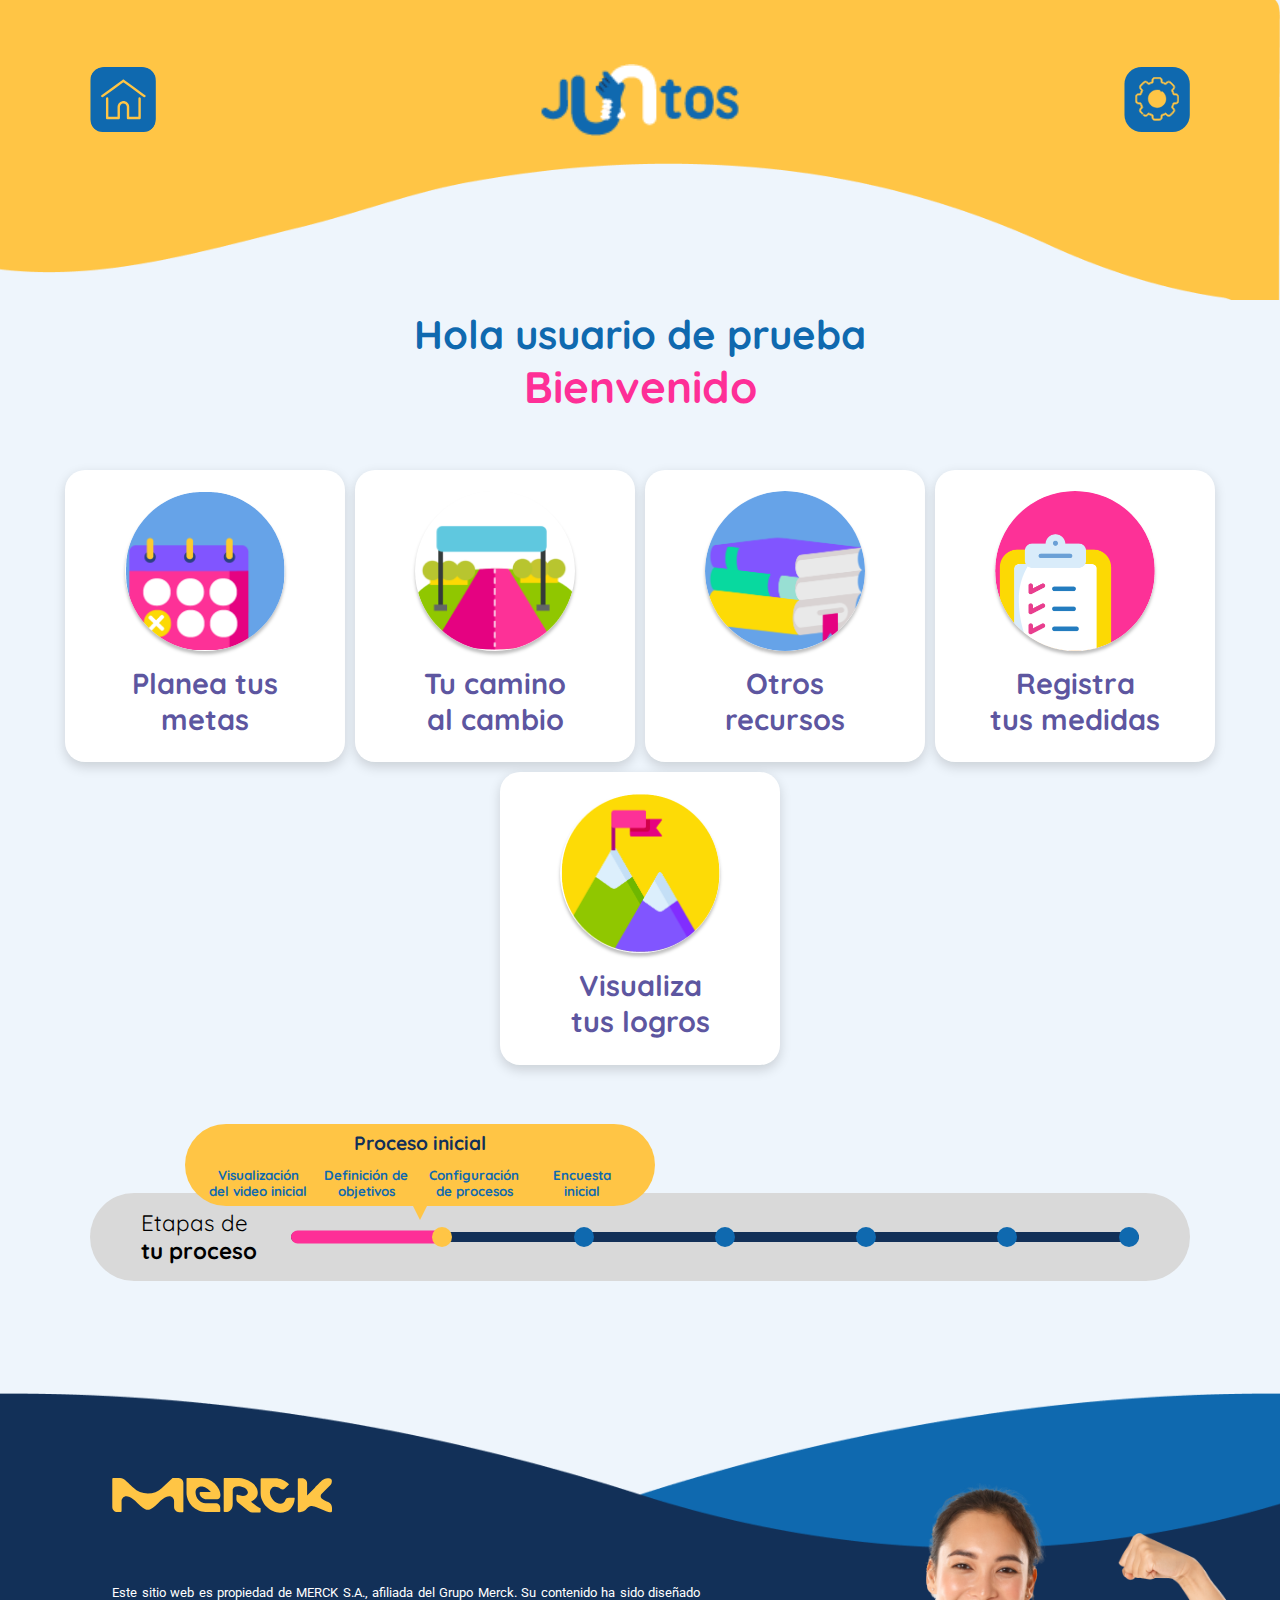
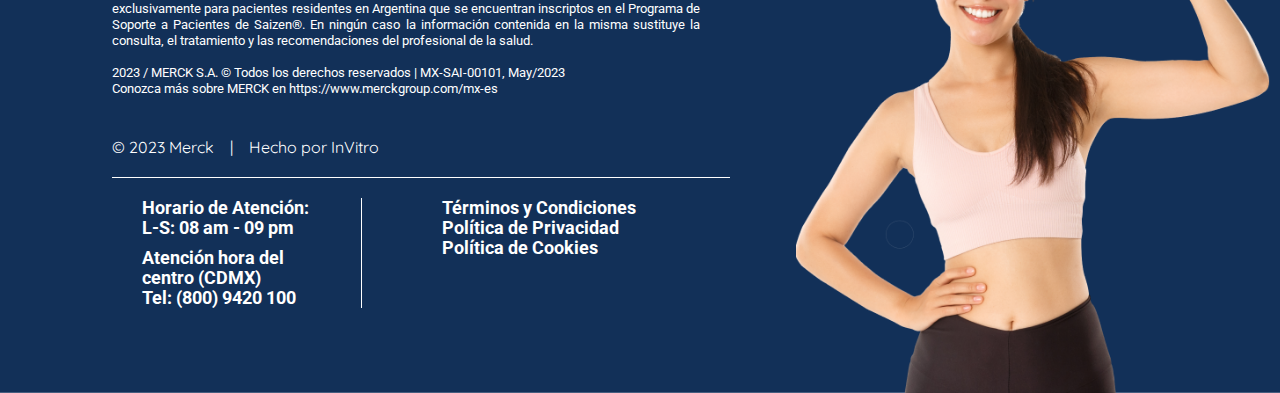
<file: index.html>
<!DOCTYPE html>
<html lang="en">
<head>
    <meta charset="UTF-8">
    <meta name="viewport" content="width=device-width, initial-scale=1.0">
    <link rel="stylesheet" href="css/main.css">
    <title>Document</title>
</head>
<body>
    
    <img src="img/banner.png" class="header">
    <header>
        <div class="contenedor">
            <div class="grid">
                <div>
                    <a href="index.html">
                        <img src="img/home.svg">
                    </a>
                </div>
                <div>
                    <a href="index.html" class="logo">
                        <img src="img/logo.png">
                    </a>
                </div>
                <div>
                    <a href="ajustes.html">
                        <img src="img/config.svg">
                    </a>
                </div>
            </div>
        </div>
    </header>

    <main>
        <section class="modules">
            <div class="contenedor">
                <h1>Hola usuario de prueba <b>Bienvenido</b></h1>
                <div class="row">
                    <a href="planea-tus-metas.html" class="module">
                        <div class="module_img">
                            <img src="img/modulos/1.png">
                        </div>
                        <div class="module_txt">
                            <p>Planea tus <br>metas</p>
                        </div>
                        <div class="module_hover">
                            <span>Ver más</span>
                        </div>
                    </a>
                    <a href="tu-camino-al-cambio.html" class="module">
                        <div class="module_img">
                            <div class="module_toast">
                                Tienes una <br>notificación
                            </div>
                            <img src="img/modulos/2.png">
                        </div>
                        <div class="module_txt">
                            <p>Tu camino <br>al cambio</p>
                        </div>
                        <div class="module_hover">
                            <span>Ver más</span>
                        </div>
                    </a>
                    <a href="otros-recursos.html" class="module">
                        <div class="module_img">
                            <div class="module_toast">
                                Tienes una <br>notificación
                            </div>
                            <img src="img/modulos/3.png">
                        </div>
                        <div class="module_txt">
                            <p>Otros <br>recursos</p>
                        </div>
                        <div class="module_hover">
                            <span>Ver más</span>
                        </div>
                    </a>
                    <a href="registro-medidas.html" class="module">
                        <div class="module_img">
                            <img src="img/modulos/4.png">
                        </div>
                        <div class="module_txt">
                            <p>Registra <br>tus medidas</p>
                        </div>
                        <div class="module_hover">
                            <span>Ver más</span>
                        </div>
                    </a>
                    <a href="visualiza-logros.html" class="module">
                        <div class="module_img">
                            <img src="img/modulos/5.png">
                        </div>
                        <div class="module_txt">
                            <p>Visualiza <br>tus logros</p>
                        </div>
                        <div class="module_hover">
                            <span>Ver más</span>
                        </div>
                    </a>
                </div>
            </div>
        </section>
        <section class="etapa etapa_responsive">
            <div class="contenedor">
                <button class="close-modal">
                    x
                </button>
                <div class="etapas">
                    <p>Etapas de<br><b>tu proceso</b></p>
                    <div class="timeline time1">
                        <div class="timeline_bg"></div>
                        <div class="dot transparent"></div>
                        <div class="dot" data-n="1"></div>
                        <div class="dot" data-n="2"></div>
                        <div class="dot" data-n="3"></div>
                        <div class="dot" data-n="4"></div>
                        <div class="dot" data-n="5"></div>
                        <div class="dot" data-n="6"></div>

                        <div class="timeline_toast">
                            
                        </div>
                    </div>
                </div>

            </div>
        </section>
    </main>

    <footer>
        <button class="procesos_ver">
            <img src="img/bandera.png" alt="">
            <span>
                Revisa tus
                <strong>procesos</strong>
            </span>
        </button>
        <img class="personaje" src="img/chicaFooter.png" alt="">
        <div class="fondo_footer"></div>
        <div class="contenedor">
            <img src="img/logo.svg" class="logo">
            <div class="grid">
                <div>
                    <p>
                        <small>
                            Este sitio web es propiedad de MERCK S.A., afiliada del Grupo Merck. Su contenido ha sido diseñado exclusivamente para pacientes residentes en Argentina que se encuentran inscriptos en el Programa de Soporte a Pacientes de Saizen®. En ningún caso la información contenida en la misma sustituye la consulta, el tratamiento y las recomendaciones del profesional de la salud.<br><br>
                            2023 / MERCK S.A. © Todos los derechos reservados | MX-SAI-00101, May/2023<br>
                            Conozca más sobre MERCK en https://www.merckgroup.com/mx-es
                        </small>
                    </p>
                    <br><br>
                    <p>© 2023 Merck&nbsp;&nbsp;&nbsp;&nbsp;|&nbsp;&nbsp;&nbsp;&nbsp;Hecho por InVitro</p>
                </div>
                <div>
                    <ul class="atencion">
                        <li>
                            <p>Horario de Atención:</p>
                            <p>L-S: 08 am - 09 pm</p>
                        </li>
                        <li>
                            <p>Atención hora del centro (CDMX)</p>
                            <p>Tel: (800) 9420 100</p>
                        </li>
                    </ul>
                </div>
                <div>
                    <ul class="internal">
                        <li>
                            <a href="#">Términos y Condiciones</a>
                            <a href="#">Política de Privacidad</a>
                            <a href="#">Política de Cookies</a>
                        </li>
                    </ul>
                </div>
            </div>
        </div>
    </footer>

    <script>
        let dots = Array.from(document.querySelectorAll('.dot:not(.transparent)')),
            timeline = document.querySelector('.timeline');
            timelineToast = document.querySelector('.timeline_toast');

        dots.forEach(dot=>{
            dot.addEventListener('click', (e)=>{
                let n = parseInt(e.currentTarget.getAttribute('data-n'))
                toast(n)
                timeline.className = `timeline time${n}`
            })
        })

        function toast(n){
            if(n==1){
                timelineToast.innerHTML = `
                    <span>Proceso inicial</span>
                    <div class="grid">
                        <div>
                            <small>Visualización<br>del video inicial</small>
                        </div>
                        <div>
                            <small>Definición de<br>objetivos</small>
                        </div>
                        <div>
                            <small>Configuración<br>de procesos</small>
                        </div>
                        <div>
                            <small>Encuesta<br>inicial</small>
                        </div>    
                    </div>
                `;
            }else if(n==2){
                timelineToast.innerHTML = `
                    <p>Nivel Max</p>
                    <img src="img/key.png">
                `;
            }else if(n==3){
                timelineToast.innerHTML = `
                    <p>Nivel Pro</p>
                    <img src="img/key.png">
                `;
            }else if(n==4){
                timelineToast.innerHTML = `
                    <p>Nivel Plus</p>
                    <img src="img/key.png">
                `;
            }else if(n==5){
                timelineToast.innerHTML = `
                    <p>Nivel Master</p>
                    <img src="img/key.png">
                `;
            }else if(n==6){
                timelineToast.innerHTML = `
                    <p class="center">Estás en etapa<br>de mantenimiento</p>
                    <img src="img/key.png">
                `;
            }

            timelineToast.className = `timeline_toast toast${n}`
        }
        window.onpaint = toast(1);

        const buttonProcesos = document.querySelector('.procesos_ver')
        const cerraProcesos = document.querySelector('.close-modal')
        const etapas = document.querySelector('.etapa_responsive')

        buttonProcesos.addEventListener('click', () => {
            etapas.classList.add('activedEtapas')
            document.body.classList.add('modal-open');
            buttonProcesos.style.zIndex = "1";
        })

        cerraProcesos.addEventListener('click', () => {
            etapas.classList.remove('activedEtapas')
            document.body.classList.remove('modal-open');
            buttonProcesos.style.zIndex = "5";
        })
    </script>

</body>
</html>
</file>
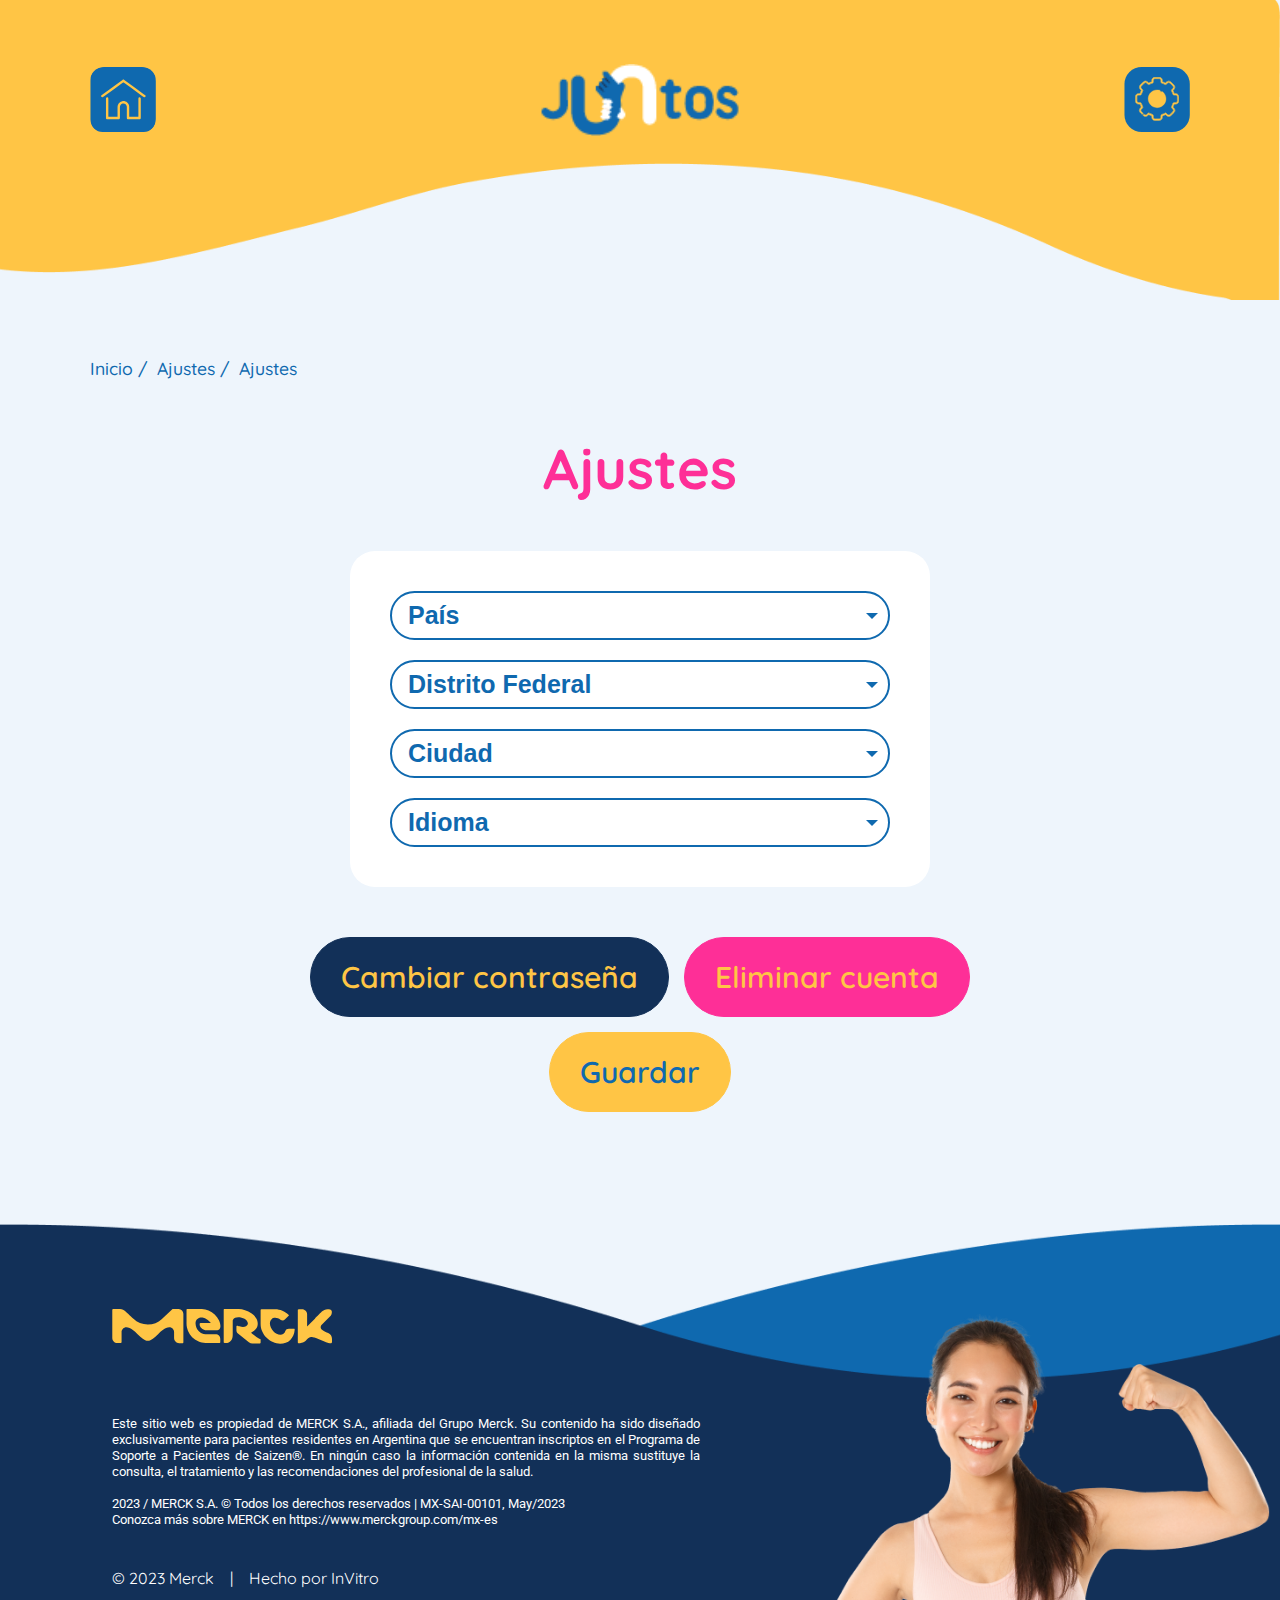
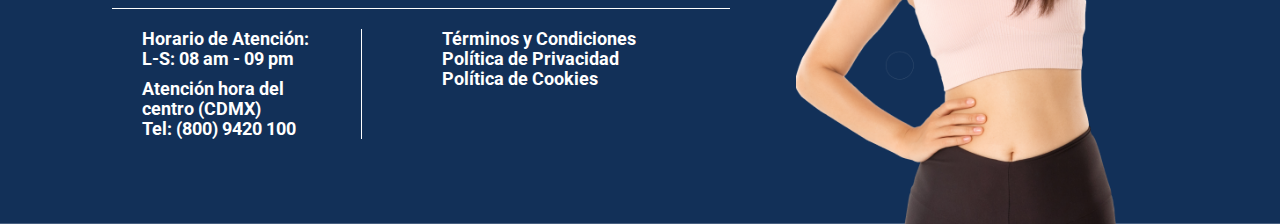
<file: ajustes-ajustes.html>
<!DOCTYPE html>
<html lang="en">
  <head>
    <meta charset="UTF-8" />
    <meta name="viewport" content="width=device-width, initial-scale=1.0" />
    <link rel="stylesheet" href="css/main.css" />
    <title>Document</title>
  </head>
  <body>
    <img src="img/banner.png" class="header" />
    <header>
      <div class="contenedor">
        <div class="grid">
          <div>
            <a href="index.html">
              <img src="img/home.svg" />
            </a>
          </div>
          <div>
            <a href="index.html" class="logo">
              <img src="img/logo.png" />
            </a>
          </div>
          <div>
            <a href="ajustes.html">
              <img src="img/config.svg" />
            </a>
          </div>
        </div>
      </div>
    </header>

    <main>
      <section class="profile ajustes mb_section">
        <div class="contenedor">
          <ul class="breadcrumb">
            <li>
              <a href="index.html">Inicio /</a>
            </li>
            <li>
              <a href="ajustes.html">Ajustes /</a>
            </li>
            <li>
              <p>Ajustes</p>
            </li>
          </ul>
        </div>
        <div class="contenedor">
          <h1>Ajustes</h1>
          <div class="select_group">
            <div class="contenedor_ajustes">
              <div class="custom-select" style="width: 500px">
                <select>
                  <option value="0">País</option>
                  <option value="1">Brasil</option>
                  <option value="2">Chile</option>
                  <option value="3">Ecuador</option>
                  <option value="4">México</option>
                  <option value="5">Perú</option>
                </select>
              </div>
              <div class="custom-select" style="width: 500px">
                <select>
                  <option value="0">Distrito Federal</option>
                </select>
              </div>
              <div class="custom-select" style="width: 500px">
                <select>
                  <option value="0">Ciudad</option>
                  <option value="1">CDMX</option>
                </select>
              </div>
              <div class="custom-select" style="width: 500px">
                <select>
                  <option value="0">Idioma</option>
                  <option value="1">Español (Spanish)</option>
                  <option value="1">portugués BR (Portuguese)</option>
                </select>
              </div>
            </div>
          </div>
          <div class="lista_button">
            <a href="cambiar-contrasena.html">Cambiar contraseña</a>
            <button>Eliminar cuenta</button>
            <button>Guardar</button>
          </div>
        </div>
      </section>
    </main>

    <footer>
      <img class="personaje" src="img/chicaFooter.png" alt="">
      <div class="fondo_footer"></div>
      <div class="contenedor">
          <img src="img/logo.svg" class="logo">
          <div class="grid">
              <div>
                  <p>
                      <small>
                          Este sitio web es propiedad de MERCK S.A., afiliada del Grupo Merck. Su contenido ha sido diseñado exclusivamente para pacientes residentes en Argentina que se encuentran inscriptos en el Programa de Soporte a Pacientes de Saizen®. En ningún caso la información contenida en la misma sustituye la consulta, el tratamiento y las recomendaciones del profesional de la salud.<br><br>
                          2023 / MERCK S.A. © Todos los derechos reservados | MX-SAI-00101, May/2023<br>
                          Conozca más sobre MERCK en https://www.merckgroup.com/mx-es
                      </small>
                  </p>
                  <br><br>
                  <p>© 2023 Merck&nbsp;&nbsp;&nbsp;&nbsp;|&nbsp;&nbsp;&nbsp;&nbsp;Hecho por InVitro</p>
              </div>
              <div>
                  <ul class="atencion">
                      <li>
                          <p>Horario de Atención:</p>
                          <p>L-S: 08 am - 09 pm</p>
                      </li>
                      <li>
                          <p>Atención hora del centro (CDMX)</p>
                          <p>Tel: (800) 9420 100</p>
                      </li>
                  </ul>
              </div>
              <div>
                  <ul class="internal">
                      <li>
                          <a href="#">Términos y Condiciones</a>
                          <a href="#">Política de Privacidad</a>
                          <a href="#">Política de Cookies</a>
                      </li>
                  </ul>
              </div>
          </div>
      </div>
  </footer>

    <script>
      var x, i, j, l, ll, selElmnt, a, b, c;
      /* Look for any elements with the class "custom-select": */
      x = document.getElementsByClassName("custom-select");
      l = x.length;
      for (i = 0; i < l; i++) {
        selElmnt = x[i].getElementsByTagName("select")[0];
        ll = selElmnt.length;
        /* For each element, create a new DIV that will act as the selected item: */
        a = document.createElement("DIV");
        a.setAttribute("class", "select-selected");
        a.innerHTML = selElmnt.options[selElmnt.selectedIndex].innerHTML;
        x[i].appendChild(a);
        /* For each element, create a new DIV that will contain the option list: */
        b = document.createElement("DIV");
        b.setAttribute("class", "select-items select-hide");
        for (j = 1; j < ll; j++) {
          /* For each option in the original select element,
    create a new DIV that will act as an option item: */
          c = document.createElement("DIV");
          c.innerHTML = selElmnt.options[j].innerHTML;
          c.addEventListener("click", function (e) {
            /* When an item is clicked, update the original select box,
        and the selected item: */
            var y, i, k, s, h, sl, yl;
            s = this.parentNode.parentNode.getElementsByTagName("select")[0];
            sl = s.length;
            h = this.parentNode.previousSibling;
            for (i = 0; i < sl; i++) {
              if (s.options[i].innerHTML == this.innerHTML) {
                s.selectedIndex = i;
                h.innerHTML = this.innerHTML;
                y = this.parentNode.getElementsByClassName("same-as-selected");
                yl = y.length;
                for (k = 0; k < yl; k++) {
                  y[k].removeAttribute("class");
                }
                this.setAttribute("class", "same-as-selected");
                break;
              }
            }
            h.click();
          });
          b.appendChild(c);
        }
        x[i].appendChild(b);
        a.addEventListener("click", function (e) {
          /* When the select box is clicked, close any other select boxes,
    and open/close the current select box: */
          e.stopPropagation();
          closeAllSelect(this);
          this.nextSibling.classList.toggle("select-hide");
          this.classList.toggle("select-arrow-active");
        });
      }
      function closeAllSelect(elmnt) {
        /* A function that will close all select boxes in the document,
  except the current select box: */
        var x,
          y,
          i,
          xl,
          yl,
          arrNo = [];
        x = document.getElementsByClassName("select-items");
        y = document.getElementsByClassName("select-selected");
        xl = x.length;
        yl = y.length;
        for (i = 0; i < yl; i++) {
          if (elmnt == y[i]) {
            arrNo.push(i);
          } else {
            y[i].classList.remove("select-arrow-active");
          }
        }
        for (i = 0; i < xl; i++) {
          if (arrNo.indexOf(i)) {
            x[i].classList.add("select-hide");
          }
        }
      }

      /* If the user clicks anywhere outside the select box,
then close all select boxes: */
      document.addEventListener("click", closeAllSelect);
    </script>
  </body>
</html>
</file>
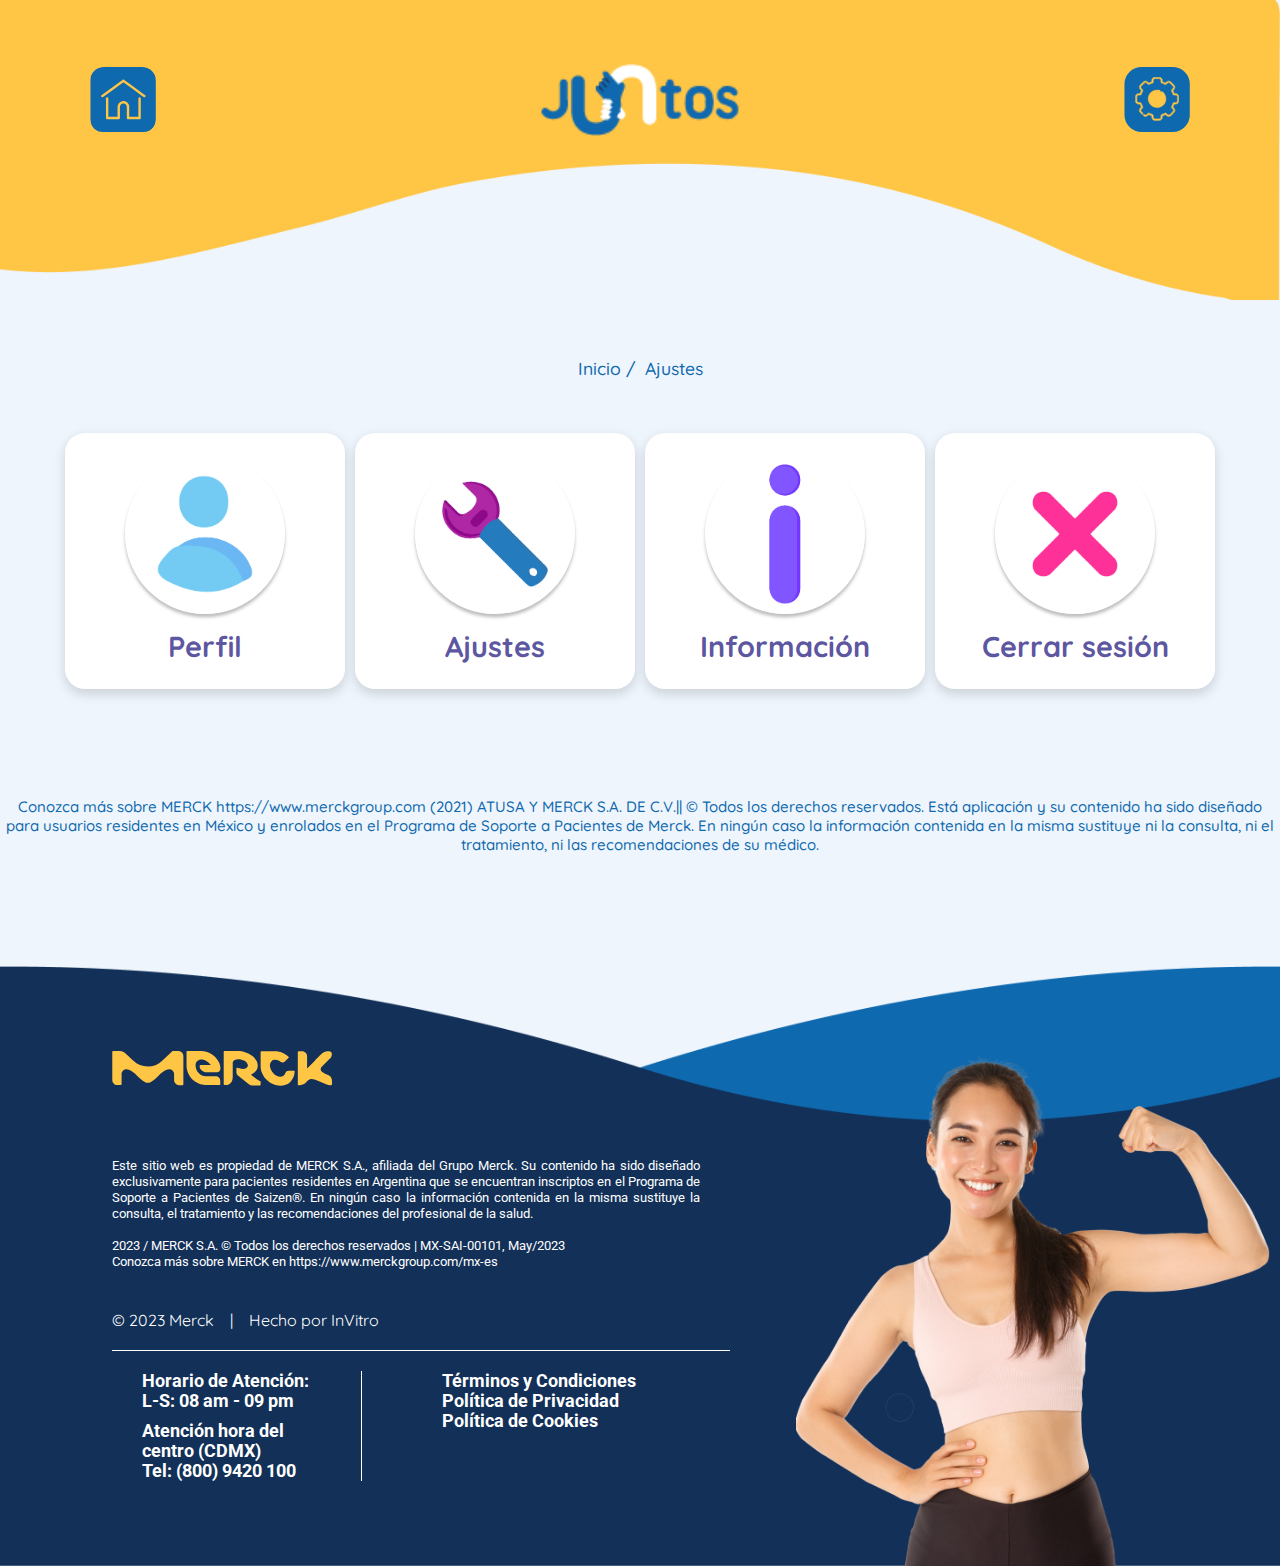
<file: ajustes.html>
<!DOCTYPE html>
<html lang="en">
<head>
    <meta charset="UTF-8">
    <meta name="viewport" content="width=device-width, initial-scale=1.0">
    <link rel="stylesheet" href="css/main.css">
    <title>Document</title>
</head>
<body>

    <div class="velo_header" id="velo">
        <img src="img/logo.png"  id="logo">
    </div>
    
    <img src="img/banner.png" class="header">
    <header>
        <div class="contenedor">
            <div class="grid">
                <div class="ocultar">
                    <a href="index.html">
                        <img src="img/home.svg">
                    </a>
                </div>
                <div class="scalar">
                    <a href="index.html" class="logo">
                        <img src="img/logo.png">
                    </a>
                </div>
                <div class="ocultar">
                    <a href="ajustes.html">
                        <img src="img/config.svg">
                    </a>
                </div>
            </div>
        </div>
    </header>

    <main>
        <section class="modules ajustes mb_section">
            <div class="contenedor">
                <ul class="breadcrumb">
                    <li>
                        <a href="index.html">Inicio /</a>
                    </li>
                    <li>
                        <p>Ajustes</p>
                    </li>
                </ul>
            </div>
            <div class="contenedor">
                <div class="row">
                    <a href="perfil.html" class="module">
                        <div class="module_img">
                            <img src="img/modulos/9.png">
                        </div>
                        <div class="module_txt">
                            <p>Perfil</p>
                        </div>
                        <div class="module_hover">
                            <span>Ver más</span>
                        </div>
                    </a>
                    <a href="ajustes-ajustes.html" class="module">
                        <div class="module_img">
                            <img src="img/modulos/10.png">
                        </div>
                        <div class="module_txt">
                            <p>Ajustes</p>
                        </div>
                        <div class="module_hover">
                            <span>Ver más</span>
                        </div>
                    </a>
                    <a href="informacion.html" class="module">
                        <div class="module_img">
                            <img src="img/modulos/11.png">
                        </div>
                        <div class="module_txt">
                            <p>Información</p>
                        </div>
                        <div class="module_hover">
                            <span>Ver más</span>
                        </div>
                    </a>
                    <button class="module" onclick="mostrarVelo()">
                        <div class="module_img">
                            <img src="img/modulos/12.png">
                        </div>
                        <div class="module_txt">
                            <p>Cerrar sesión</p>
                        </div>
                        <div class="module_hover">
                            <span>Ver más</span>
                        </div>
                    </button>
                </div>
                <p class="advice">Conozca más sobre MERCK https://www.merckgroup.com (2021) ATUSA Y MERCK S.A. DE C.V.|| © Todos los derechos reservados. Está aplicación y su contenido ha sido diseñado para usuarios residentes en México y enrolados en el  Programa de Soporte a Pacientes de Merck. En ningún caso la información contenida en la misma sustituye ni la consulta, ni el tratamiento, ni las recomendaciones de su médico.</p>
            </div>
        </section>
    </main>

    <footer>
        <img class="personaje" src="img/chicaFooter.png" alt="">
        <div class="fondo_footer"></div>
        <div class="contenedor">
            <img src="img/logo.svg" class="logo">
            <div class="grid">
                <div>
                    <p>
                        <small>
                            Este sitio web es propiedad de MERCK S.A., afiliada del Grupo Merck. Su contenido ha sido diseñado exclusivamente para pacientes residentes en Argentina que se encuentran inscriptos en el Programa de Soporte a Pacientes de Saizen®. En ningún caso la información contenida en la misma sustituye la consulta, el tratamiento y las recomendaciones del profesional de la salud.<br><br>
                            2023 / MERCK S.A. © Todos los derechos reservados | MX-SAI-00101, May/2023<br>
                            Conozca más sobre MERCK en https://www.merckgroup.com/mx-es
                        </small>
                    </p>
                    <br><br>
                    <p>© 2023 Merck&nbsp;&nbsp;&nbsp;&nbsp;|&nbsp;&nbsp;&nbsp;&nbsp;Hecho por InVitro</p>
                </div>
                <div>
                    <ul class="atencion">
                        <li>
                            <p>Horario de Atención:</p>
                            <p>L-S: 08 am - 09 pm</p>
                        </li>
                        <li>
                            <p>Atención hora del centro (CDMX)</p>
                            <p>Tel: (800) 9420 100</p>
                        </li>
                    </ul>
                </div>
                <div>
                    <ul class="internal">
                        <li>
                            <a href="#">Términos y Condiciones</a>
                            <a href="#">Política de Privacidad</a>
                            <a href="#">Política de Cookies</a>
                        </li>
                    </ul>
                </div>
            </div>
        </div>
    </footer>

    <script>
        function mostrarVelo() {
            const velo = document.querySelector('.velo_header');
            velo.classList.add('active');
            document.body.classList.add('modal-open');

            setTimeout(() => {
                location.href = 'ir-modulos.html';
            }, 1500);
        }
    </script>
</body>
</html>
</file>
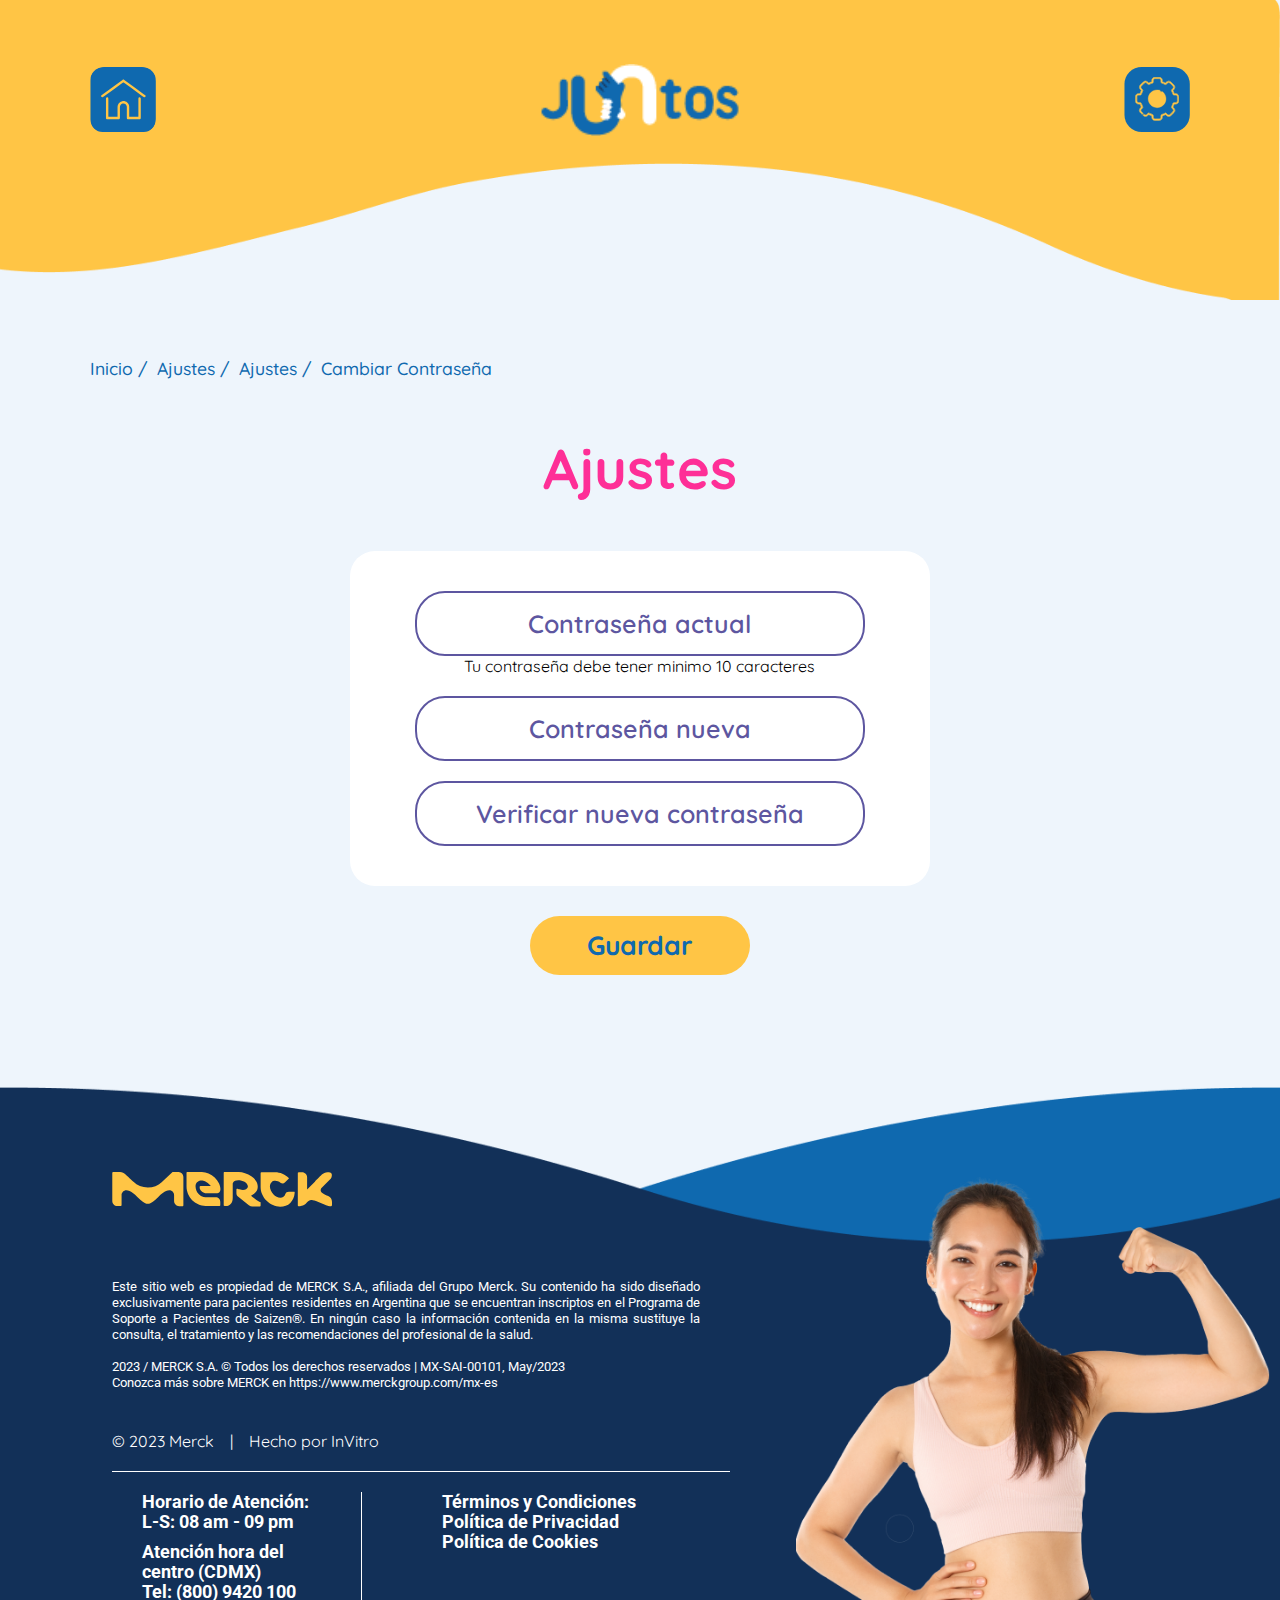
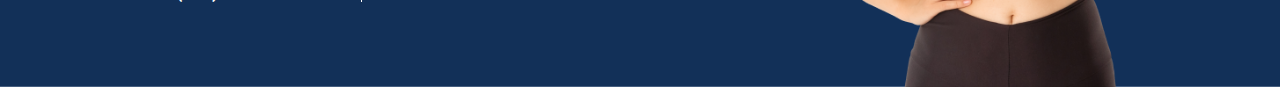
<file: cambiar-contrasena.html>
<!DOCTYPE html>
<html lang="en">

<head>
    <meta charset="UTF-8" />
    <meta name="viewport" content="width=device-width, initial-scale=1.0" />
    <link rel="stylesheet" href="css/main.css" />
    <title>Document</title>
</head>

<body>
    <img src="img/banner.png" class="header" />
    <header>
        <div class="contenedor">
            <div class="grid">
                <div>
                    <a href="index.html">
                        <img src="img/home.svg" />
                    </a>
                </div>
                <div>
                    <a href="index.html" class="logo">
                        <img src="img/logo.png" />
                    </a>
                </div>
                <div>
                    <a href="ajustes.html">
                        <img src="img/config.svg" />
                    </a>
                </div>
            </div>
        </div>
    </header>

    <main>
        <section class="profile ajustes mb_section">
            <div class="contenedor">
                <ul class="breadcrumb">
                    <li>
                        <a href="index.html">Inicio /</a>
                    </li>
                    <li>
                        <a href="ajustes.html">Ajustes /</a>
                    </li>
                    <li>
                        <p>Ajustes /</p>
                    </li>
                    <li>
                        <p>Cambiar Contraseña</p>
                    </li>
                </ul>
            </div>
            <div class="contenedor">
                <h1>Ajustes</h1>
                <div class="select_group">
                    <div class="contenedor_ajustes">
                        <form class="formulario_contrasena">
                            <div class="input-group">
                                <input type="password" placeholder="Contraseña actual">
                                <p>Tu contraseña debe tener minimo 10 caracteres</p>
                            </div>
                            <div class="input-group">
                                <input type="password" placeholder="Contraseña nueva">
                            </div>
                            <div class="input-group">
                                <input type="password" placeholder="Verificar nueva contraseña">
                            </div>
                        </form>
                    </div>
                </div>
                <div class="center">
                    <a class="save" style="cursor: pointer;" href="ajustes-ajustes.html">Guardar</a>
                </div>
            </div>
        </section>
    </main>

    <footer>
        <img class="personaje" src="img/chicaFooter.png" alt="">
        <div class="fondo_footer"></div>
        <div class="contenedor">
            <img src="img/logo.svg" class="logo">
            <div class="grid">
                <div>
                    <p>
                        <small>
                            Este sitio web es propiedad de MERCK S.A., afiliada del Grupo Merck. Su contenido ha sido diseñado exclusivamente para pacientes residentes en Argentina que se encuentran inscriptos en el Programa de Soporte a Pacientes de Saizen®. En ningún caso la información contenida en la misma sustituye la consulta, el tratamiento y las recomendaciones del profesional de la salud.<br><br>
                            2023 / MERCK S.A. © Todos los derechos reservados | MX-SAI-00101, May/2023<br>
                            Conozca más sobre MERCK en https://www.merckgroup.com/mx-es
                        </small>
                    </p>
                    <br><br>
                    <p>© 2023 Merck&nbsp;&nbsp;&nbsp;&nbsp;|&nbsp;&nbsp;&nbsp;&nbsp;Hecho por InVitro</p>
                </div>
                <div>
                    <ul class="atencion">
                        <li>
                            <p>Horario de Atención:</p>
                            <p>L-S: 08 am - 09 pm</p>
                        </li>
                        <li>
                            <p>Atención hora del centro (CDMX)</p>
                            <p>Tel: (800) 9420 100</p>
                        </li>
                    </ul>
                </div>
                <div>
                    <ul class="internal">
                        <li>
                            <a href="#">Términos y Condiciones</a>
                            <a href="#">Política de Privacidad</a>
                            <a href="#">Política de Cookies</a>
                        </li>
                    </ul>
                </div>
            </div>
        </div>
    </footer>
</body>

</html>
</file>
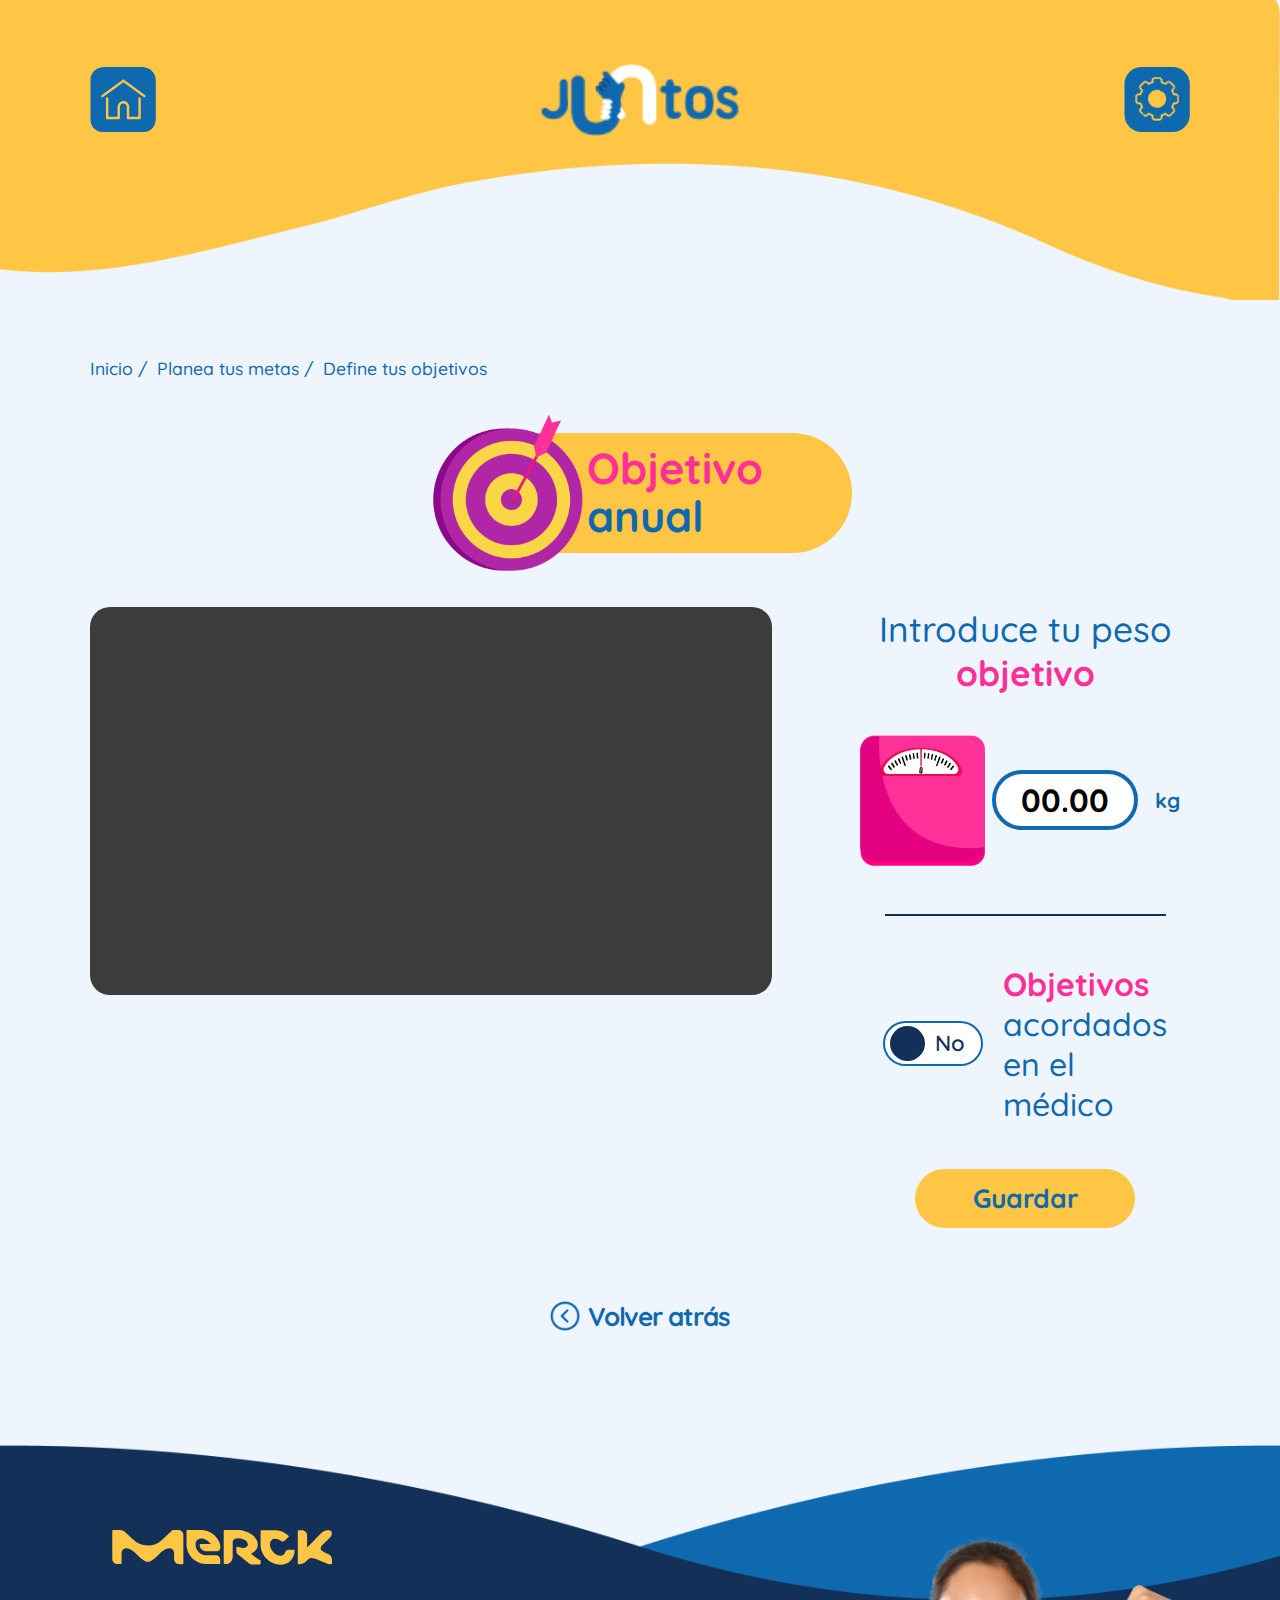
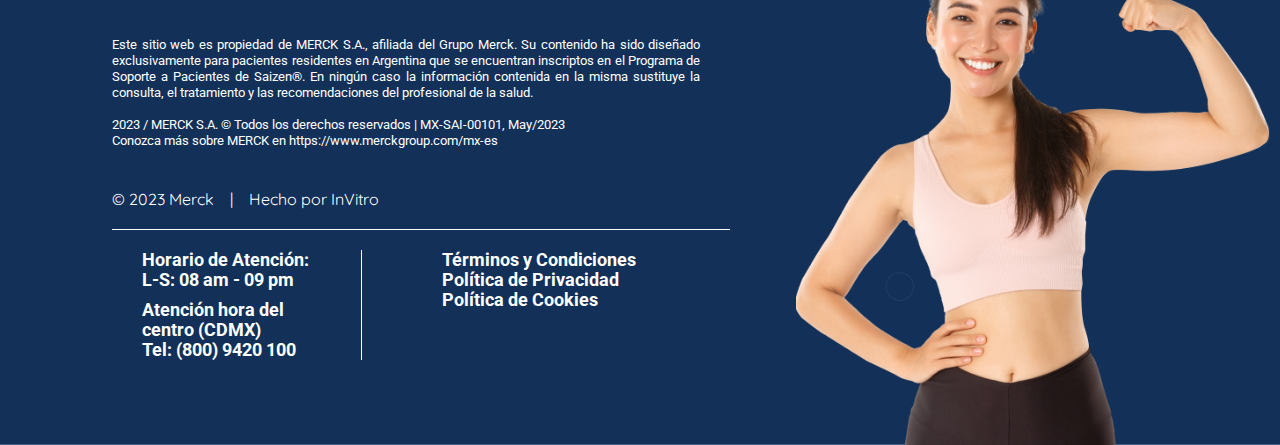
<file: define-tus-objetivos.html>
<!DOCTYPE html>
<html lang="en">
<head>
    <meta charset="UTF-8">
    <meta name="viewport" content="width=device-width, initial-scale=1.0">
    <link rel="stylesheet" href="css/main.css">
    <title>Document</title>
</head>
<body>

    <img src="img/banner.png" class="header">
    <header>
        <div class="contenedor">
            <div class="grid">
                <div>
                    <a href="index.html">
                        <img src="img/home.svg">
                    </a>
                </div>
                <div>
                    <a href="index.html" class="logo">
                        <img src="img/logo.png">
                    </a>
                </div>
                <div>
                    <a href="ajustes.html">
                        <img src="img/config.svg">
                    </a>
                </div>
            </div>
        </div>
    </header>

    <main>
        <section class="anual_objective mb_section">
            <div class="contenedor">
                <ul class="breadcrumb">
                    <li>
                        <a href="index.html">Inicio /</a>
                    </li>
                    <li>
                        <a href="planea-tus-metas.html">Planea tus metas /</a>
                    </li>
                    <li>
                        <p>Define tus objetivos</p>
                    </li>
                </ul>
            </div>
            <div class="contenedor">
                <div class="pill_title center">
                    <div class="pill_title_img">
                        <img src="img/objetivo.png">
                    </div>
                    <div class="pill_title_txt">
                        <h1>Objetivo<br><span>anual</span></h1>
                    </div>
                </div>
            </div>
            <div class="contenedor">
                <div class="row">
                    <div class="col">
                        <div class="video">
                            <video>
                                <source src="">
                            </video>
                        </div>
                    </div>
                    <div class="col">
                        <div>
                            <h2>Introduce tu peso <b>objetivo</b></h2>
                            <div class="pesaje">
                                <img src="img/balanza.png">
                                <input type="text" value="00.00">
                                <p>kg</p>
                            </div>
                        </div>
                        <div class="hr"></div>
                        <div class="obj_accord">
                            <label class="switch">
                                <input type="checkbox">
                                <span class="slider"></span>
                            </label>
                            <h3><b>Objetivos</b> acordados en el médico</h3>
                        </div>
                        <button class="save">Guardar</button>
                    </div>
                </div>
                <a href="planea-tus-metas.html" class="back">
                    <img src="img/back.png">
                    <p>Volver atrás</p>
                </a>
            </div>
        </section>
    </main>
    
    <footer>
        <img class="personaje" src="img/chicaFooter.png" alt="">
        <div class="fondo_footer"></div>
        <div class="contenedor">
            <img src="img/logo.svg" class="logo">
            <div class="grid">
                <div>
                    <p>
                        <small>
                            Este sitio web es propiedad de MERCK S.A., afiliada del Grupo Merck. Su contenido ha sido diseñado exclusivamente para pacientes residentes en Argentina que se encuentran inscriptos en el Programa de Soporte a Pacientes de Saizen®. En ningún caso la información contenida en la misma sustituye la consulta, el tratamiento y las recomendaciones del profesional de la salud.<br><br>
                            2023 / MERCK S.A. © Todos los derechos reservados | MX-SAI-00101, May/2023<br>
                            Conozca más sobre MERCK en https://www.merckgroup.com/mx-es
                        </small>
                    </p>
                    <br><br>
                    <p>© 2023 Merck&nbsp;&nbsp;&nbsp;&nbsp;|&nbsp;&nbsp;&nbsp;&nbsp;Hecho por InVitro</p>
                </div>
                <div>
                    <ul class="atencion">
                        <li>
                            <p>Horario de Atención:</p>
                            <p>L-S: 08 am - 09 pm</p>
                        </li>
                        <li>
                            <p>Atención hora del centro (CDMX)</p>
                            <p>Tel: (800) 9420 100</p>
                        </li>
                    </ul>
                </div>
                <div>
                    <ul class="internal">
                        <li>
                            <a href="#">Términos y Condiciones</a>
                            <a href="#">Política de Privacidad</a>
                            <a href="#">Política de Cookies</a>
                        </li>
                    </ul>
                </div>
            </div>
        </div>
    </footer>

</body>
</html>
</file>
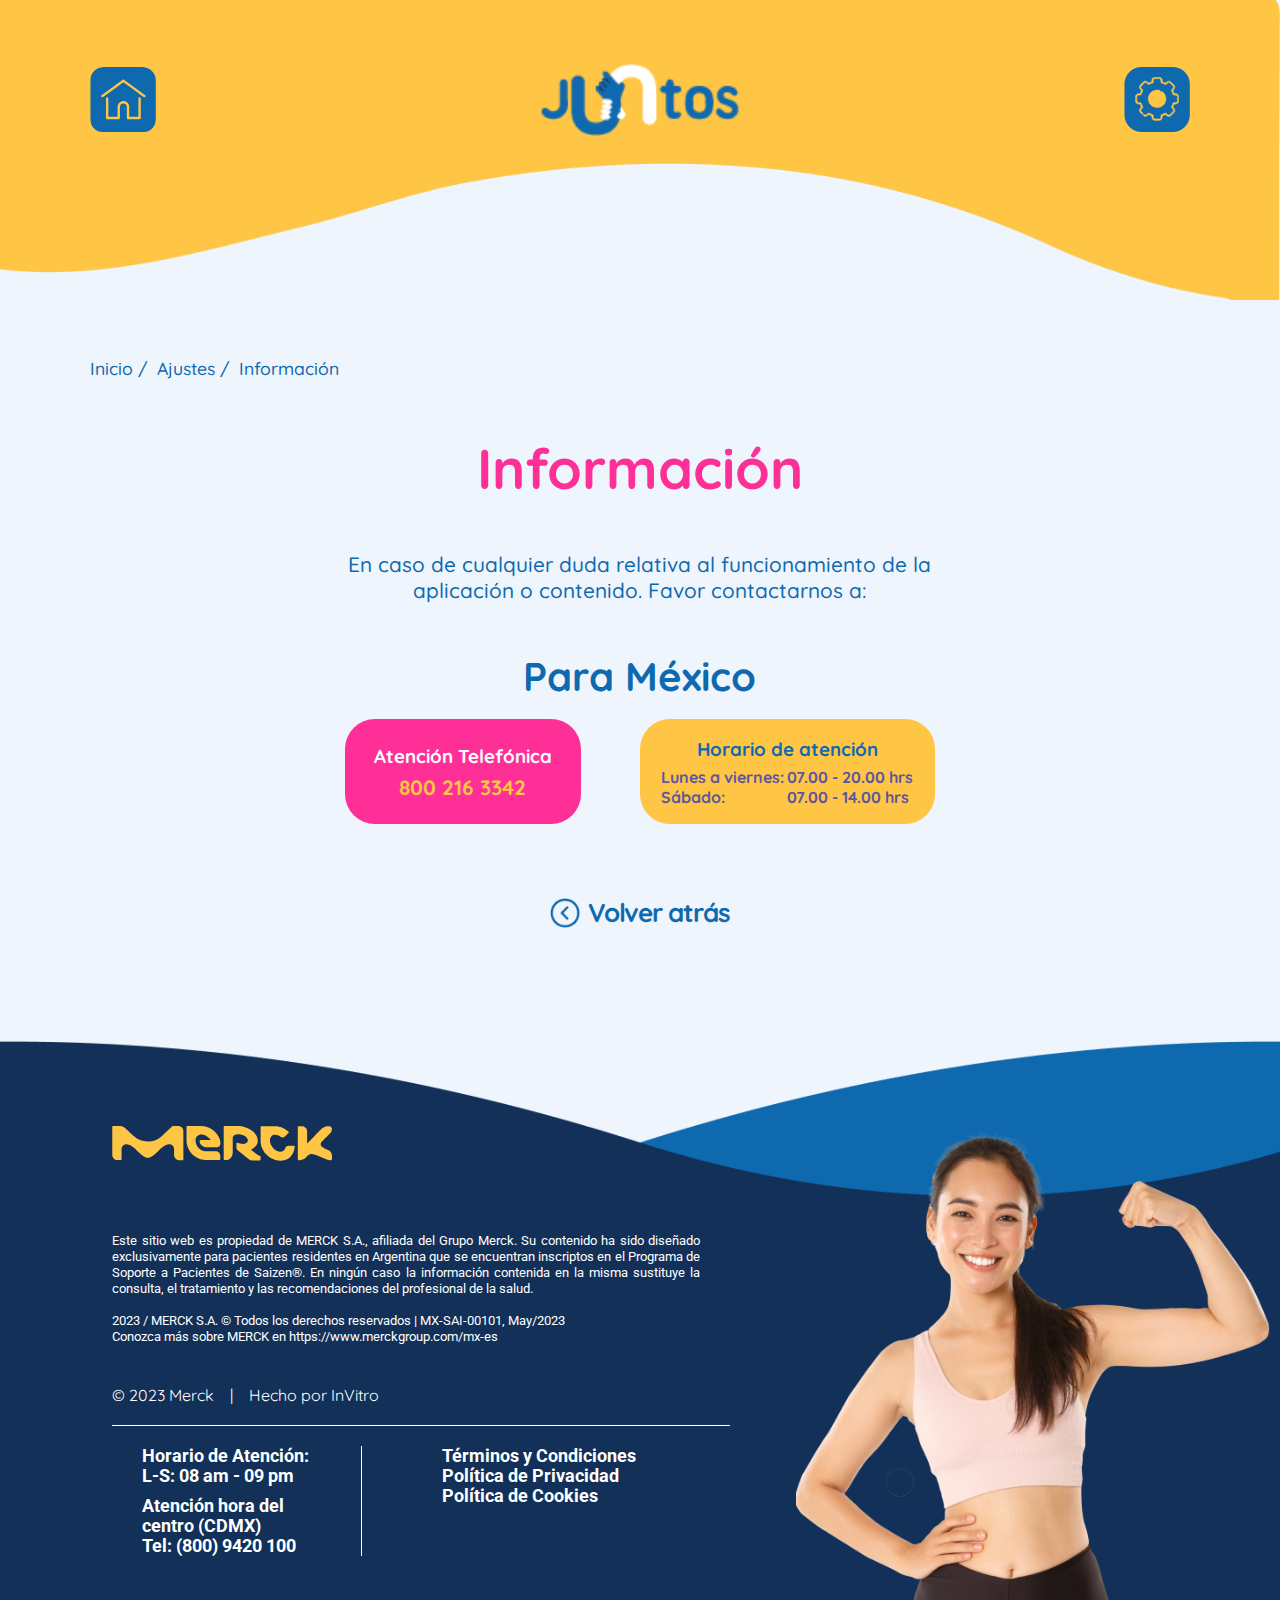
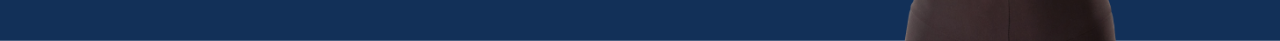
<file: informacion.html>
<!DOCTYPE html>
<html lang="en">
<head>
    <meta charset="UTF-8">
    <meta name="viewport" content="width=device-width, initial-scale=1.0">
    <link rel="stylesheet" href="css/main.css">
    <title>Document</title>
</head>
<body>
    
    <img src="img/banner.png" class="header">
    <header>
        <div class="contenedor">
            <div class="grid">
                <div>
                    <a href="index.html">
                        <img src="img/home.svg">
                    </a>
                </div>
                <div>
                    <a href="index.html" class="logo">
                        <img src="img/logo.png">
                    </a>
                </div>
                <div>
                    <a href="ajustes.html">
                        <img src="img/config.svg">
                    </a>
                </div>
            </div>
        </div>
    </header>

    <main>
        <section class="profile ajustes mb_section">
            <div class="contenedor">
                <ul class="breadcrumb">
                    <li>
                        <a href="index.html">Inicio /</a>
                    </li>
                    <li>
                        <a href="ajustes.html">Ajustes /</a>
                    </li>
                    <li>
                        <p>Información</p>
                    </li>
                </ul>
            </div>
            <div class="contenedor">
                <h1>Información</h1>
                <div class="info_content">
                    <p>En caso de cualquier duda relativa al funcionamiento de la aplicación o contenido. Favor contactarnos a:</p>
                    <div class="tels">
                        <h2>Para México</h2>
                        <div class="grid">
                            <div class="tel">
                                <h3 style="color:#FFFFFF">Atención Telefónica</h3>
                                <a href="tel:800 216 3342">800 216 3342</a>
                            </div>
                            <div class="tel">
                                <h3 style="color:#0F69AF">Horario de atención</h3>
                                <div class="tel_table">
                                    <div>
                                        <p>Lunes a viernes:</p>
                                    </div>
                                    <div>
                                        <p>07.00 - 20.00 hrs</p>
                                    </div>
                                    <div>
                                        <p>Sábado:</p>
                                    </div>
                                    <div>
                                        <p>07.00 - 14.00 hrs</p>
                                    </div>
                                </div>
                            </div>
                        </div>
                    </div>
                </div>
                <a href="ajustes.html" class="back">
                    <img src="img/back.png">
                    <p>Volver atrás</p>
                </a>
            </div>
        </section>
    </main>

    <footer>
        <img class="personaje" src="img/chicaFooter.png" alt="">
        <div class="fondo_footer"></div>
        <div class="contenedor">
            <img src="img/logo.svg" class="logo">
            <div class="grid">
                <div>
                    <p>
                        <small>
                            Este sitio web es propiedad de MERCK S.A., afiliada del Grupo Merck. Su contenido ha sido diseñado exclusivamente para pacientes residentes en Argentina que se encuentran inscriptos en el Programa de Soporte a Pacientes de Saizen®. En ningún caso la información contenida en la misma sustituye la consulta, el tratamiento y las recomendaciones del profesional de la salud.<br><br>
                            2023 / MERCK S.A. © Todos los derechos reservados | MX-SAI-00101, May/2023<br>
                            Conozca más sobre MERCK en https://www.merckgroup.com/mx-es
                        </small>
                    </p>
                    <br><br>
                    <p>© 2023 Merck&nbsp;&nbsp;&nbsp;&nbsp;|&nbsp;&nbsp;&nbsp;&nbsp;Hecho por InVitro</p>
                </div>
                <div>
                    <ul class="atencion">
                        <li>
                            <p>Horario de Atención:</p>
                            <p>L-S: 08 am - 09 pm</p>
                        </li>
                        <li>
                            <p>Atención hora del centro (CDMX)</p>
                            <p>Tel: (800) 9420 100</p>
                        </li>
                    </ul>
                </div>
                <div>
                    <ul class="internal">
                        <li>
                            <a href="#">Términos y Condiciones</a>
                            <a href="#">Política de Privacidad</a>
                            <a href="#">Política de Cookies</a>
                        </li>
                    </ul>
                </div>
            </div>
        </div>
    </footer>

</body>
</html>
</file>
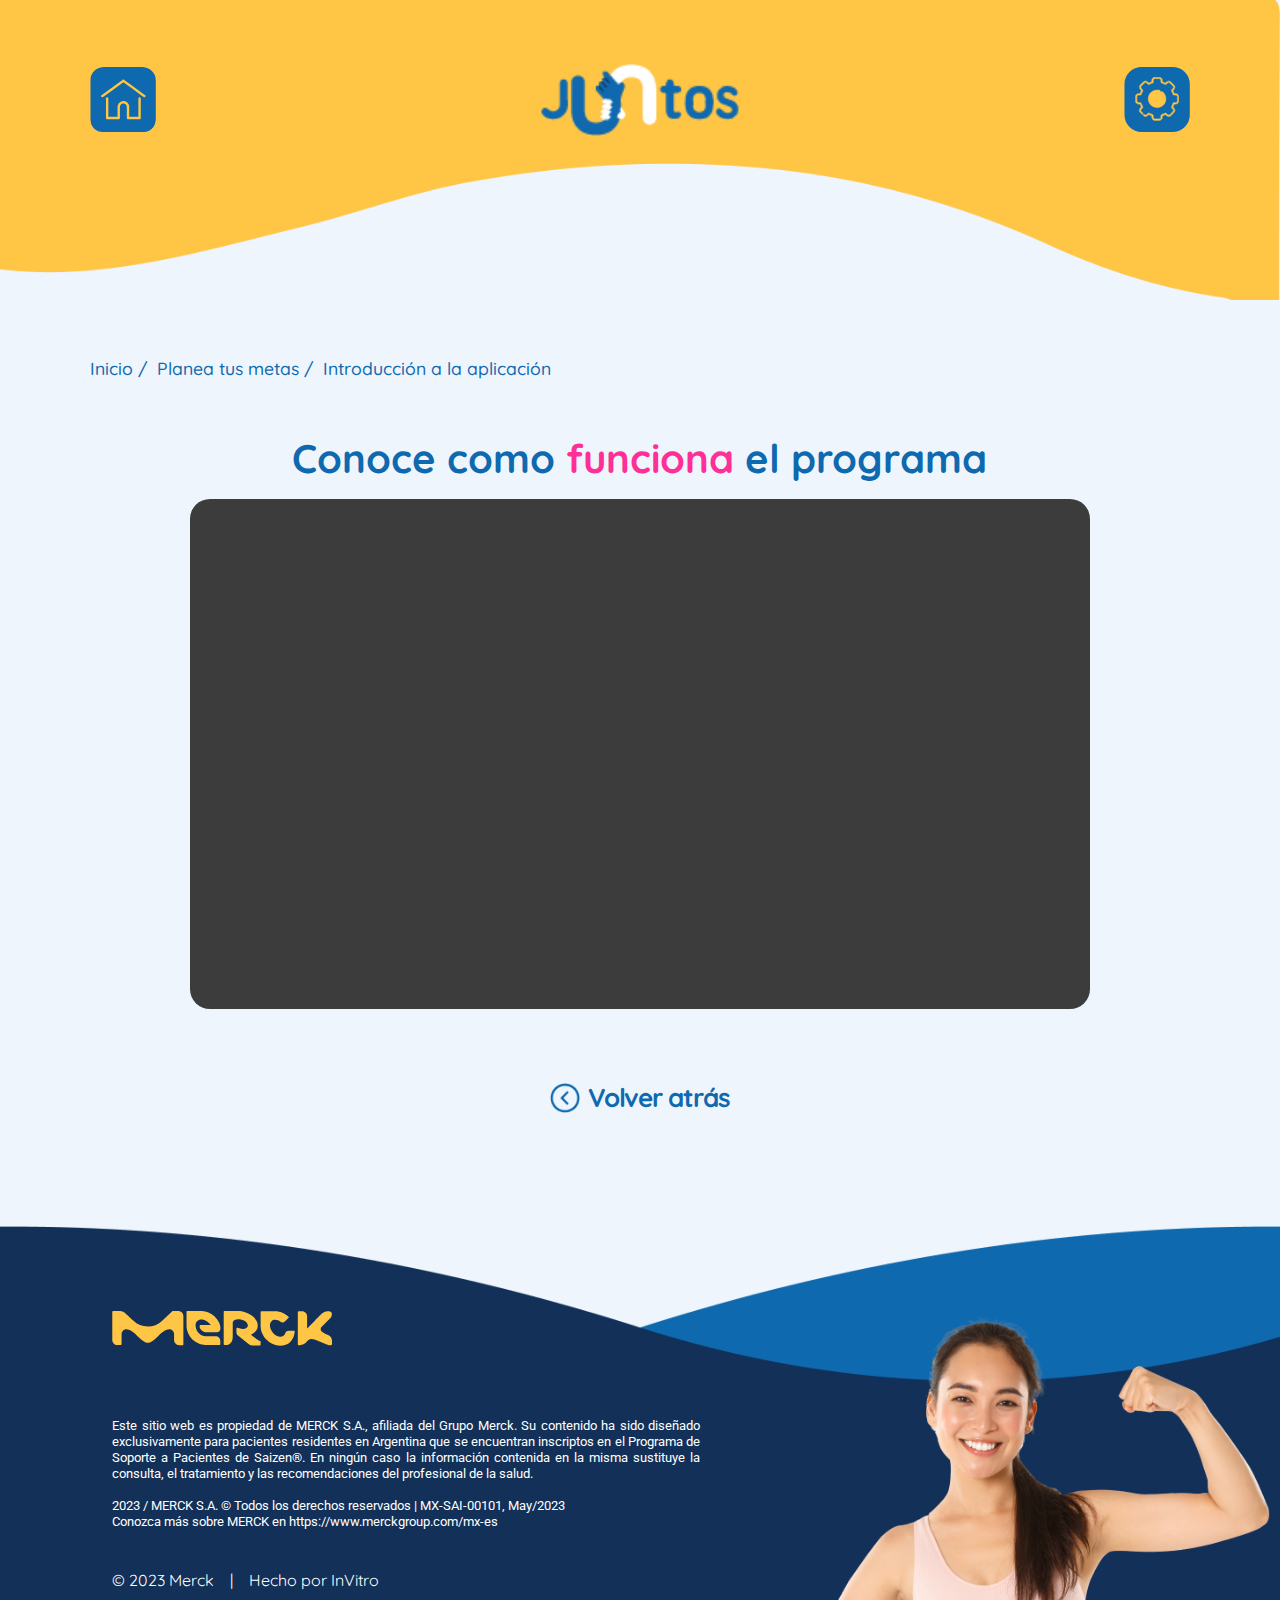
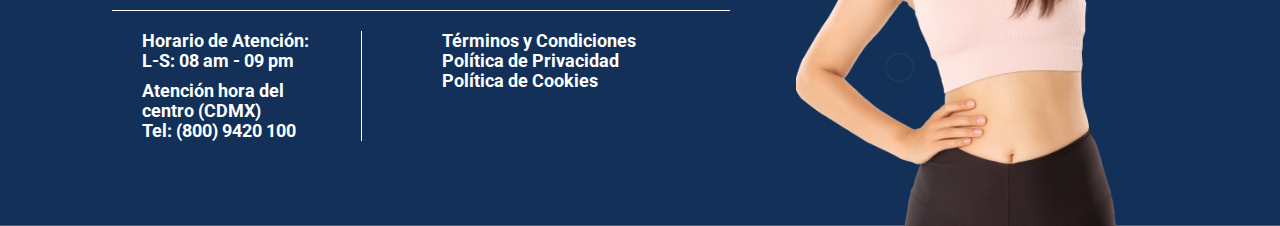
<file: introduccion-a-la-aplicacion.html>
<!DOCTYPE html>
<html lang="en">
<head>
    <meta charset="UTF-8">
    <meta name="viewport" content="width=device-width, initial-scale=1.0">
    <link rel="stylesheet" href="css/main.css">
    <title>Document</title>
</head>
<body>

    <img src="img/banner.png" class="header">
    <header>
        <div class="contenedor">
            <div class="grid">
                <div>
                    <a href="index.html">
                        <img src="img/home.svg">
                    </a>
                </div>
                <div>
                    <a href="index.html" class="logo">
                        <img src="img/logo.png">
                    </a>
                </div>
                <div>
                    <a href="ajustes.html">
                        <img src="img/config.svg">
                    </a>
                </div>
            </div>
        </div>
    </header>

    <main>
        <section class="how_works mb_section">
            <div class="contenedor">
                <ul class="breadcrumb">
                    <li>
                        <a href="index.html">Inicio /</a>
                    </li>
                    <li>
                        <a href="planea-tus-metas.html">Planea tus metas /</a>
                    </li>
                    <li>
                        <p>Introducción a la aplicación</p>
                    </li>
                </ul>
            </div>
            <div class="contenedor">
                <h1>Conoce como <span>funciona</span> el programa</h1>
                <div class="video">
                    <video>
                        <source src="">
                    </video>
                </div>
                <a href="#" class="back">
                    <img src="img/back.png">
                    <p>Volver atrás</p>
                </a>
            </div>
        </section>
    </main>
    
    <footer>
        <img class="personaje" src="img/chicaFooter.png" alt="">
        <div class="fondo_footer"></div>
        <div class="contenedor">
            <img src="img/logo.svg" class="logo">
            <div class="grid">
                <div>
                    <p>
                        <small>
                            Este sitio web es propiedad de MERCK S.A., afiliada del Grupo Merck. Su contenido ha sido diseñado exclusivamente para pacientes residentes en Argentina que se encuentran inscriptos en el Programa de Soporte a Pacientes de Saizen®. En ningún caso la información contenida en la misma sustituye la consulta, el tratamiento y las recomendaciones del profesional de la salud.<br><br>
                            2023 / MERCK S.A. © Todos los derechos reservados | MX-SAI-00101, May/2023<br>
                            Conozca más sobre MERCK en https://www.merckgroup.com/mx-es
                        </small>
                    </p>
                    <br><br>
                    <p>© 2023 Merck&nbsp;&nbsp;&nbsp;&nbsp;|&nbsp;&nbsp;&nbsp;&nbsp;Hecho por InVitro</p>
                </div>
                <div>
                    <ul class="atencion">
                        <li>
                            <p>Horario de Atención:</p>
                            <p>L-S: 08 am - 09 pm</p>
                        </li>
                        <li>
                            <p>Atención hora del centro (CDMX)</p>
                            <p>Tel: (800) 9420 100</p>
                        </li>
                    </ul>
                </div>
                <div>
                    <ul class="internal">
                        <li>
                            <a href="#">Términos y Condiciones</a>
                            <a href="#">Política de Privacidad</a>
                            <a href="#">Política de Cookies</a>
                        </li>
                    </ul>
                </div>
            </div>
        </div>
    </footer>

</body>
</html>
</file>
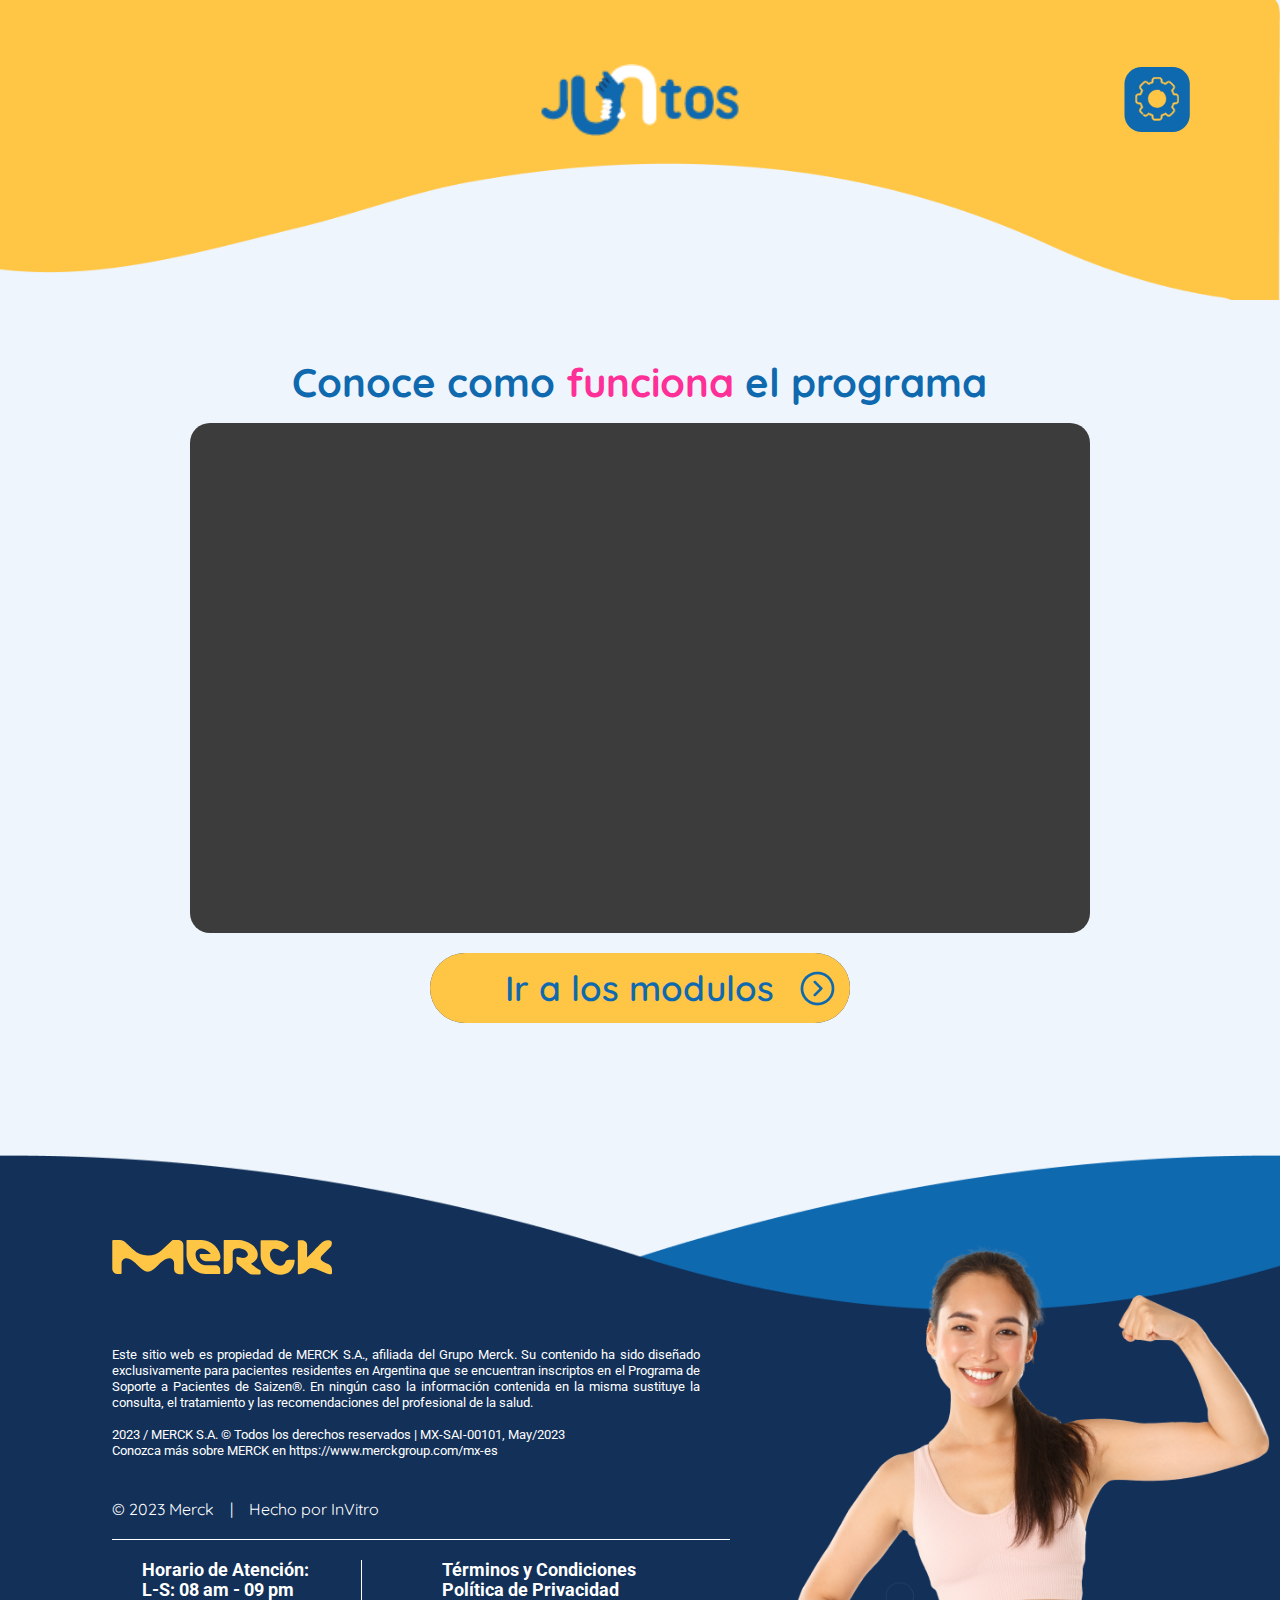
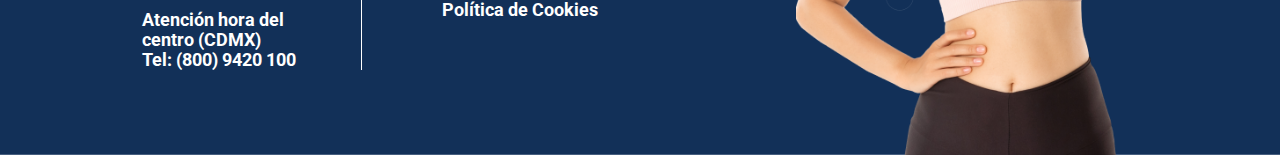
<file: ir-modulos.html>
<!DOCTYPE html>
<html lang="en">
<head>
    <meta charset="UTF-8">
    <meta name="viewport" content="width=device-width, initial-scale=1.0">
    <link rel="stylesheet" href="css/main.css">
    <title>Document</title>
</head>
<body>

    <img src="img/banner.png" class="header">
    <header>
        <div class="contenedor">
            <div class="grid">
                <div>
                </div>
                <div>
                    <a href="index.html" class="logo">
                        <img src="img/logo.png">
                    </a>
                </div>
                <div>
                    <a href="ajustes.html">
                        <img src="img/config.svg">
                    </a>
                </div>
            </div>
        </div>
    </header>

    <main>
        <section class="how_works mb_section">
            <div class="contenedor text-center">
                <h1>Conoce como <span>funciona</span> el programa</h1>
                <div class="video">
                    <video>
                        <source src="">
                    </video>
                </div>
                <div class="contendor-btn">
                    <a href="index.html" class="ir-modulos">
                        <span>Ir a los modulos</span>
                        <img src="img/back.png">
                    </a>
                </div>
            </div>
        </section>
    </main>
    
    <footer>
        <img class="personaje" src="img/chicaFooter.png" alt="">
        <div class="fondo_footer"></div>
        <div class="contenedor">
            <img src="img/logo.svg" class="logo">
            <div class="grid">
                <div>
                    <p>
                        <small>
                            Este sitio web es propiedad de MERCK S.A., afiliada del Grupo Merck. Su contenido ha sido diseñado exclusivamente para pacientes residentes en Argentina que se encuentran inscriptos en el Programa de Soporte a Pacientes de Saizen®. En ningún caso la información contenida en la misma sustituye la consulta, el tratamiento y las recomendaciones del profesional de la salud.<br><br>
                            2023 / MERCK S.A. © Todos los derechos reservados | MX-SAI-00101, May/2023<br>
                            Conozca más sobre MERCK en https://www.merckgroup.com/mx-es
                        </small>
                    </p>
                    <br><br>
                    <p>© 2023 Merck&nbsp;&nbsp;&nbsp;&nbsp;|&nbsp;&nbsp;&nbsp;&nbsp;Hecho por InVitro</p>
                </div>
                <div>
                    <ul class="atencion">
                        <li>
                            <p>Horario de Atención:</p>
                            <p>L-S: 08 am - 09 pm</p>
                        </li>
                        <li>
                            <p>Atención hora del centro (CDMX)</p>
                            <p>Tel: (800) 9420 100</p>
                        </li>
                    </ul>
                </div>
                <div>
                    <ul class="internal">
                        <li>
                            <a href="#">Términos y Condiciones</a>
                            <a href="#">Política de Privacidad</a>
                            <a href="#">Política de Cookies</a>
                        </li>
                    </ul>
                </div>
            </div>
        </div>
    </footer>

</body>
</html>
</file>
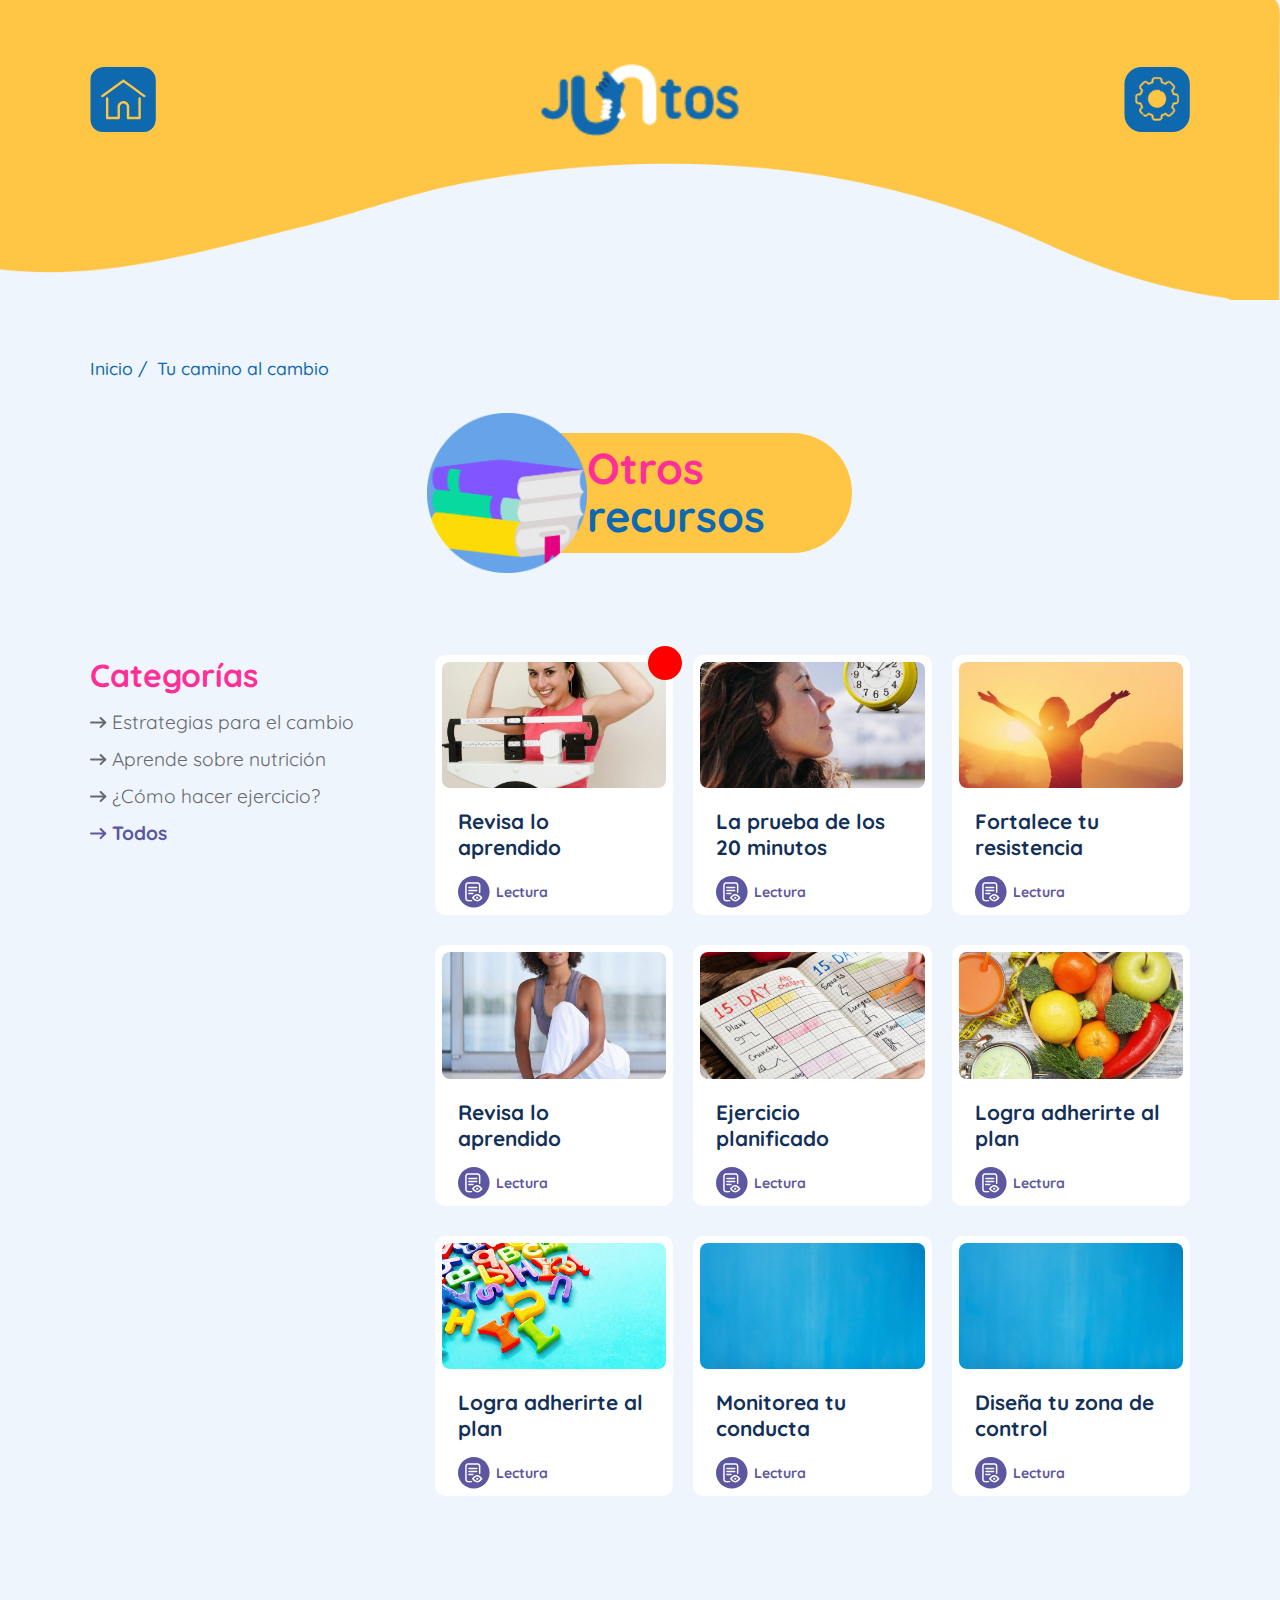
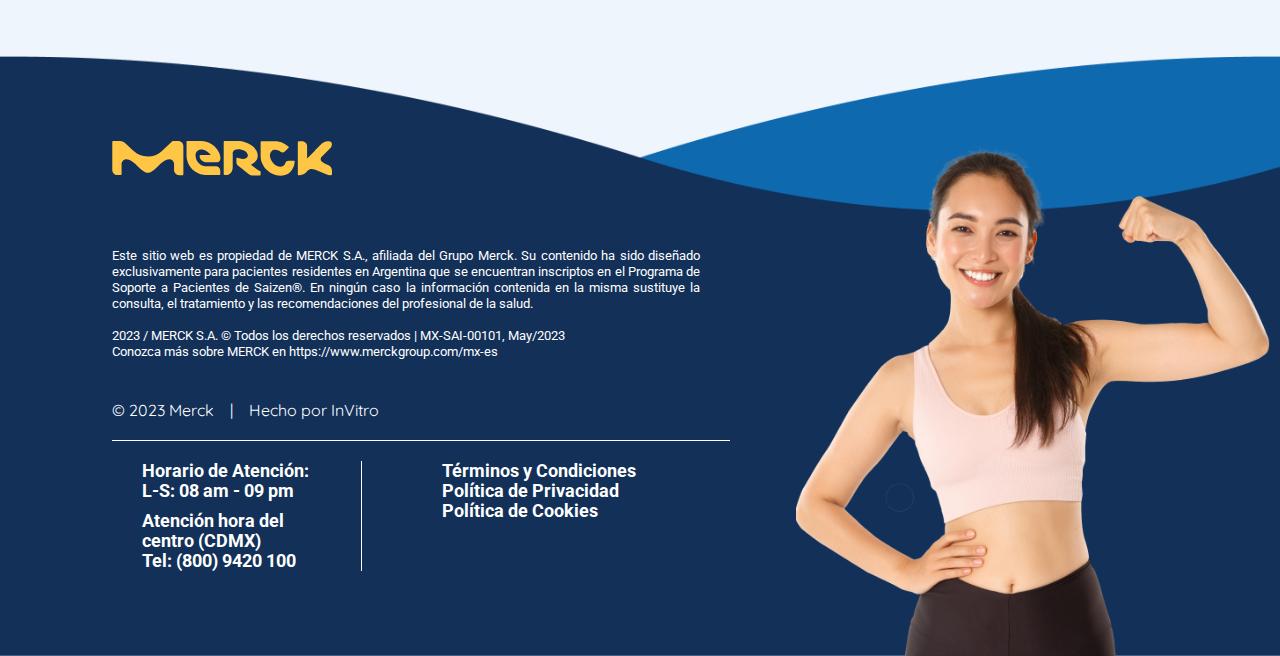
<file: otros-recursos.html>
<!DOCTYPE html>
<html lang="en">
<head>
    <meta charset="UTF-8">
    <meta name="viewport" content="width=device-width, initial-scale=1.0">
    <link rel="stylesheet" href="css/main.css">
    <title>Document</title>
</head>
<body>

    <img src="img/banner.png" class="header">
    <header>
        <div class="contenedor">
            <div class="grid">
                <div>
                    <a href="index.html">
                        <img src="img/home.svg">
                    </a>
                </div>
                <div>
                    <a href="index.html" class="logo">
                        <img src="img/logo.png">
                    </a>
                </div>
                <div>
                    <a href="ajustes.html">
                        <img src="img/config.svg">
                    </a>
                </div>
                <div class="mostrar_filtro">
                    <button href="ajustes.html">
                        <img src="img/filtro.svg">
                    </button>
                </div>
            </div>
        </div>
    </header>

    <main>
        <section class="path_to_change mb_section">
            <div class="contenedor">
                <ul class="breadcrumb">
                    <li>
                        <a href="index.html">Inicio /</a>
                    </li>
                    <li>
                        <p>Tu camino al cambio</p>
                    </li>
                </ul>
            </div>
            <div class="contenedor">
                <div class="pill_title center">
                    <div class="pill_title_img">
                        <img src="img/books.png">
                    </div>
                    <div class="pill_title_txt">
                        <h1>Otros<br><span>recursos</span></h1>
                    </div>
                </div>
            </div>
            <div class="contenedor">
                <a href="index.html" class="back retornarBack">
                    <img src="img/back.png">
                    <p>Volver atrás</p>
                </a>
                <p class="retornarBack">
                    Descubre todo el contenido que tenemos para ti
                </p>
                <section class="articles">
                    <div class="articles_container">
                        <div class="articles_bar">
                            <button class="close-filtrar">
                                x
                            </button>
                            <h3>Categorías</h3>
                            <ul>
                                <li>
                                    <a href="#">
                                        <svg width="17" height="12" viewBox="0 0 17 12" fill="none" xmlns="http://www.w3.org/2000/svg"><path d="M10.6322 10.0937L15.1792 5.54675L10.6322 0.99975" stroke="#68686D" stroke-width="2" stroke-linecap="round" stroke-linejoin="round"/><path d="M1 5.54687L15.1792 5.54688" stroke="#68686D" stroke-width="2" stroke-linecap="round" stroke-linejoin="round"/></svg>
                                        Estrategias para el cambio
                                    </a>
                                </li>
                                <li>
                                    <a href="#">
                                        <svg width="17" height="12" viewBox="0 0 17 12" fill="none" xmlns="http://www.w3.org/2000/svg"><path d="M10.6322 10.0937L15.1792 5.54675L10.6322 0.99975" stroke="#68686D" stroke-width="2" stroke-linecap="round" stroke-linejoin="round"/><path d="M1 5.54687L15.1792 5.54688" stroke="#68686D" stroke-width="2" stroke-linecap="round" stroke-linejoin="round"/></svg>
                                        Aprende sobre nutrición
                                    </a>
                                </li>
                                <li>
                                    <a href="#">
                                        <svg width="17" height="12" viewBox="0 0 17 12" fill="none" xmlns="http://www.w3.org/2000/svg"><path d="M10.6322 10.0937L15.1792 5.54675L10.6322 0.99975" stroke="#68686D" stroke-width="2" stroke-linecap="round" stroke-linejoin="round"/><path d="M1 5.54687L15.1792 5.54688" stroke="#68686D" stroke-width="2" stroke-linecap="round" stroke-linejoin="round"/></svg>
                                        ¿Cómo hacer ejercicio?
                                    </a>
                                </li>
                                <li class="active">
                                    <a href="#">
                                        <svg width="17" height="12" viewBox="0 0 17 12" fill="none" xmlns="http://www.w3.org/2000/svg"><path d="M10.6322 10.0937L15.1792 5.54675L10.6322 0.99975" stroke="#68686D" stroke-width="2" stroke-linecap="round" stroke-linejoin="round"/><path d="M1 5.54687L15.1792 5.54688" stroke="#68686D" stroke-width="2" stroke-linecap="round" stroke-linejoin="round"/></svg>
                                        Todos
                                    </a>
                                </li>
                            </ul>
                        </div>
                        <div class="articles_box">
                            <article class="notificacion">
                                <div class="toast">Tienes una notificación</div>
                                <figure>
                                    <img src="img/item.jpg">
                                    <div class="px-2">
                                        <figcaption>
                                            Revisa lo aprendido
                                        </figcaption>
                                        <div class="categories">
                                            <div>
                                                <img src="img/icono1.svg">
                                                <p>Lectura</p>
                                            </div>
                                        </div>
                                    </div>
                                </figure>
                            </article>

                            <article>
                                <figure>
                                    <img src="img/item1.jpg">
                                    <div class="px-2">
                                        <figcaption>
                                            La prueba de los 20 minutos
                                        </figcaption>
                                        <div class="categories">
                                            <div>
                                                <img src="img/icono1.svg">
                                                <p>Lectura</p>
                                            </div>
                                        </div>
                                    </div>
                                </figure>
                            </article>

                            <article>
                                <figure>
                                    <img src="img/item2.jpg">
                                    <div class="px-2">
                                        <figcaption>
                                            Fortalece tu resistencia
                                        </figcaption>
                                        <div class="categories">
                                            <div>
                                                <img src="img/icono1.svg">
                                                <p>Lectura</p>
                                            </div>
                                        </div>
                                    </div>
                                </figure>
                            </article>

                            <article>
                                <figure>
                                    <img src="img/item3.jpg">
                                    <div class="px-2">
                                        <figcaption>
                                            Revisa lo aprendido
                                        </figcaption>
                                        <div class="categories">
                                            <div>
                                                <img src="img/icono1.svg">
                                                <p>Lectura</p>
                                            </div>
                                        </div>
                                    </div>
                                </figure>
                            </article>

                            <article>
                                <figure>
                                    <img src="img/item4.jpg">
                                    <div class="px-2">
                                        <figcaption>
                                            Ejercicio planificado
                                        </figcaption>
                                        <div class="categories">
                                            <div>
                                                <img src="img/icono1.svg">
                                                <p>Lectura</p>
                                            </div>
                                        </div>
                                    </div>
                                </figure>
                            </article>

                            <article>
                                <figure>
                                    <img src="img/item5.jpg">
                                    <div class="px-2">
                                        <figcaption>
                                            Logra adherirte al plan
                                        </figcaption>
                                        <div class="categories">
                                            <div>
                                                <img src="img/icono1.svg">
                                                <p>Lectura</p>
                                            </div>
                                        </div>
                                    </div>
                                </figure>
                            </article>

                            <article>
                                <figure>
                                    <img src="img/item6.jpg">
                                    <div class="px-2">
                                        <figcaption>
                                            Logra adherirte al plan
                                        </figcaption>
                                        <div class="categories">
                                            <div>
                                                <img src="img/icono1.svg">
                                                <p>Lectura</p>
                                            </div>
                                        </div>
                                    </div>
                                </figure>
                            </article>

                            <article>
                                <figure>
                                    <img src="img/item7.jpg">
                                    <div class="px-2">
                                        <figcaption>
                                            Monitorea tu conducta
                                        </figcaption>
                                        <div class="categories">
                                            <div>
                                                <img src="img/icono1.svg">
                                                <p>Lectura</p>
                                            </div>
                                        </div>
                                    </div>
                                </figure>
                            </article>

                            <article>
                                <figure>
                                    <img src="img/item7.jpg">
                                    <div class="px-2">
                                        <figcaption>
                                            Diseña tu zona de control
                                        </figcaption>
                                        <div class="categories">
                                            <div>
                                                <img src="img/icono1.svg">
                                                <p>Lectura</p>
                                            </div>
                                        </div>
                                    </div>
                                </figure>
                            </article>
                            

                        </div>
                    </div>
                </section>

            </div>
        </section>
    </main>
    
    <footer>
        <img class="personaje" src="img/chicaFooter.png" alt="">
        <div class="fondo_footer"></div>
        <div class="contenedor">
            <img src="img/logo.svg" class="logo">
            <div class="grid">
                <div>
                    <p>
                        <small>
                            Este sitio web es propiedad de MERCK S.A., afiliada del Grupo Merck. Su contenido ha sido diseñado exclusivamente para pacientes residentes en Argentina que se encuentran inscriptos en el Programa de Soporte a Pacientes de Saizen®. En ningún caso la información contenida en la misma sustituye la consulta, el tratamiento y las recomendaciones del profesional de la salud.<br><br>
                            2023 / MERCK S.A. © Todos los derechos reservados | MX-SAI-00101, May/2023<br>
                            Conozca más sobre MERCK en https://www.merckgroup.com/mx-es
                        </small>
                    </p>
                    <br><br>
                    <p>© 2023 Merck&nbsp;&nbsp;&nbsp;&nbsp;|&nbsp;&nbsp;&nbsp;&nbsp;Hecho por InVitro</p>
                </div>
                <div>
                    <ul class="atencion">
                        <li>
                            <p>Horario de Atención:</p>
                            <p>L-S: 08 am - 09 pm</p>
                        </li>
                        <li>
                            <p>Atención hora del centro (CDMX)</p>
                            <p>Tel: (800) 9420 100</p>
                        </li>
                    </ul>
                </div>
                <div>
                    <ul class="internal">
                        <li>
                            <a href="#">Términos y Condiciones</a>
                            <a href="#">Política de Privacidad</a>
                            <a href="#">Política de Cookies</a>
                        </li>
                    </ul>
                </div>
            </div>
        </div>
    </footer>
    <script>
        const mostrar_filtro = document.querySelector('.mostrar_filtro')
        const closeBotton = document.querySelector('.close-filtrar')
        const filtrarPanel = document.querySelector('.articles_bar')

        mostrar_filtro.addEventListener('click', () => {
            filtrarPanel.classList.add('actived');
            document.body.classList.add('modal-open');
        })

        closeBotton.addEventListener('click', () => {
            filtrarPanel.classList.remove('actived');
            document.body.classList.remove('modal-open');
        })

    </script>
</body>
</html>
</file>
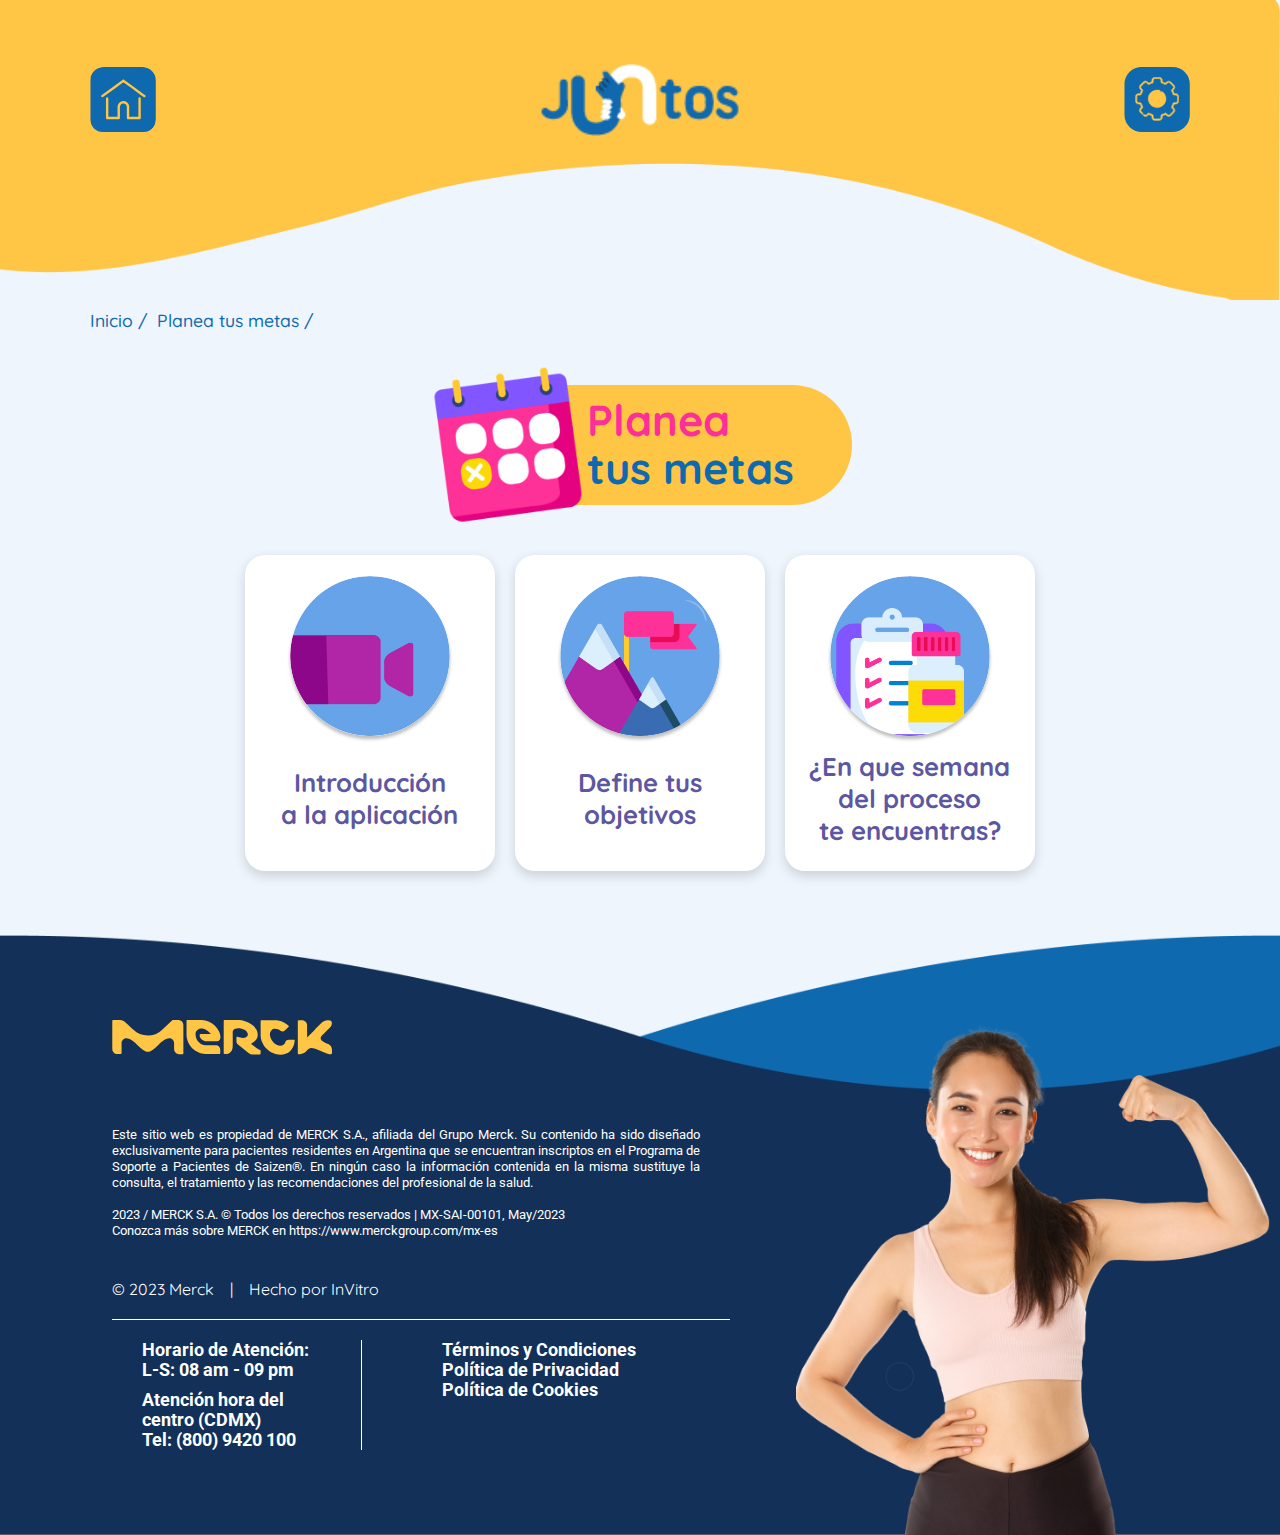
<file: planea-tus-metas.html>
<!DOCTYPE html>
<html lang="en">
<head>
    <meta charset="UTF-8">
    <meta name="viewport" content="width=device-width, initial-scale=1.0">
    <link rel="stylesheet" href="css/main.css">
    <title>Document</title>
</head>
<body>

    <img src="img/banner.png" class="header">
    <header>
        <div class="contenedor">
            <div class="grid">
                <div>
                    <a href="index.html">
                        <img src="img/home.svg">
                    </a>
                </div>
                <div>
                    <a href="index.html" class="logo">
                        <img src="img/logo.png">
                    </a>
                </div>
                <div>
                    <a href="ajustes.html">
                        <img src="img/config.svg">
                    </a>
                </div>
            </div>
        </div>
    </header>

    <main>
        <section class="planning mb_section">
            <div class="contenedor">
                <ul class="breadcrumb">
                    <li>
                        <a href="index.html">Inicio /</a>
                    </li>
                    <li>
                        <p>Planea tus metas /</p>
                    </li>
                </ul>
            </div>
            <div class="contenedor lg">
                <div class="row">
                    <div class="col">
                        <div class="pill_title">
                            <div class="pill_title_img">
                                <img src="img/calendar.png">
                            </div>
                            <div class="pill_title_txt">
                                <h1>Planea<br><span>tus metas</span></h1>
                            </div>
                        </div>
                    </div>
                    <div class="col">
                        <a href="introduccion-a-la-aplicacion.html" class="module">
                            <div class="module_img">
                                <img src="img/modulos/btnCamara.png">
                            </div>
                            <div class="module_txt">
                                <p>Introducción <br>a la aplicación</p>
                            </div>
                            <div class="module_hover">
                                <span>Ver más</span>
                            </div>
                        </a>
                        <a href="define-tus-objetivos.html" class="module">
                            <div class="module_img">
                                <img src="img/modulos/7.png">
                            </div>
                            <div class="module_txt">
                                <p>Define tus <br>objetivos</p>
                            </div>
                            <div class="module_hover">
                                <span>Ver más</span>
                            </div>
                        </a>
                        <a href="semana-del-proceso.html" class="module">
                            <div class="module_img">
                                <img src="img/modulos/8.png">
                            </div>
                            <div class="module_txt">
                                <p>¿En que semana <br>del proceso <br>te encuentras?</p>
                            </div>
                            <div class="module_hover">
                                <span>Ver más</span>
                            </div>
                        </a>
                    </div>
                </div>
            </div>
        </section>
    </main>
    
    <footer>
        <img class="personaje" src="img/chicaFooter.png" alt="">
        <div class="fondo_footer"></div>
        <div class="contenedor">
            <img src="img/logo.svg" class="logo">
            <div class="grid">
                <div>
                    <p>
                        <small>
                            Este sitio web es propiedad de MERCK S.A., afiliada del Grupo Merck. Su contenido ha sido diseñado exclusivamente para pacientes residentes en Argentina que se encuentran inscriptos en el Programa de Soporte a Pacientes de Saizen®. En ningún caso la información contenida en la misma sustituye la consulta, el tratamiento y las recomendaciones del profesional de la salud.<br><br>
                            2023 / MERCK S.A. © Todos los derechos reservados | MX-SAI-00101, May/2023<br>
                            Conozca más sobre MERCK en https://www.merckgroup.com/mx-es
                        </small>
                    </p>
                    <br><br>
                    <p>© 2023 Merck&nbsp;&nbsp;&nbsp;&nbsp;|&nbsp;&nbsp;&nbsp;&nbsp;Hecho por InVitro</p>
                </div>
                <div>
                    <ul class="atencion">
                        <li>
                            <p>Horario de Atención:</p>
                            <p>L-S: 08 am - 09 pm</p>
                        </li>
                        <li>
                            <p>Atención hora del centro (CDMX)</p>
                            <p>Tel: (800) 9420 100</p>
                        </li>
                    </ul>
                </div>
                <div>
                    <ul class="internal">
                        <li>
                            <a href="#">Términos y Condiciones</a>
                            <a href="#">Política de Privacidad</a>
                            <a href="#">Política de Cookies</a>
                        </li>
                    </ul>
                </div>
            </div>
        </div>
    </footer>

</body>
</html>
</file>
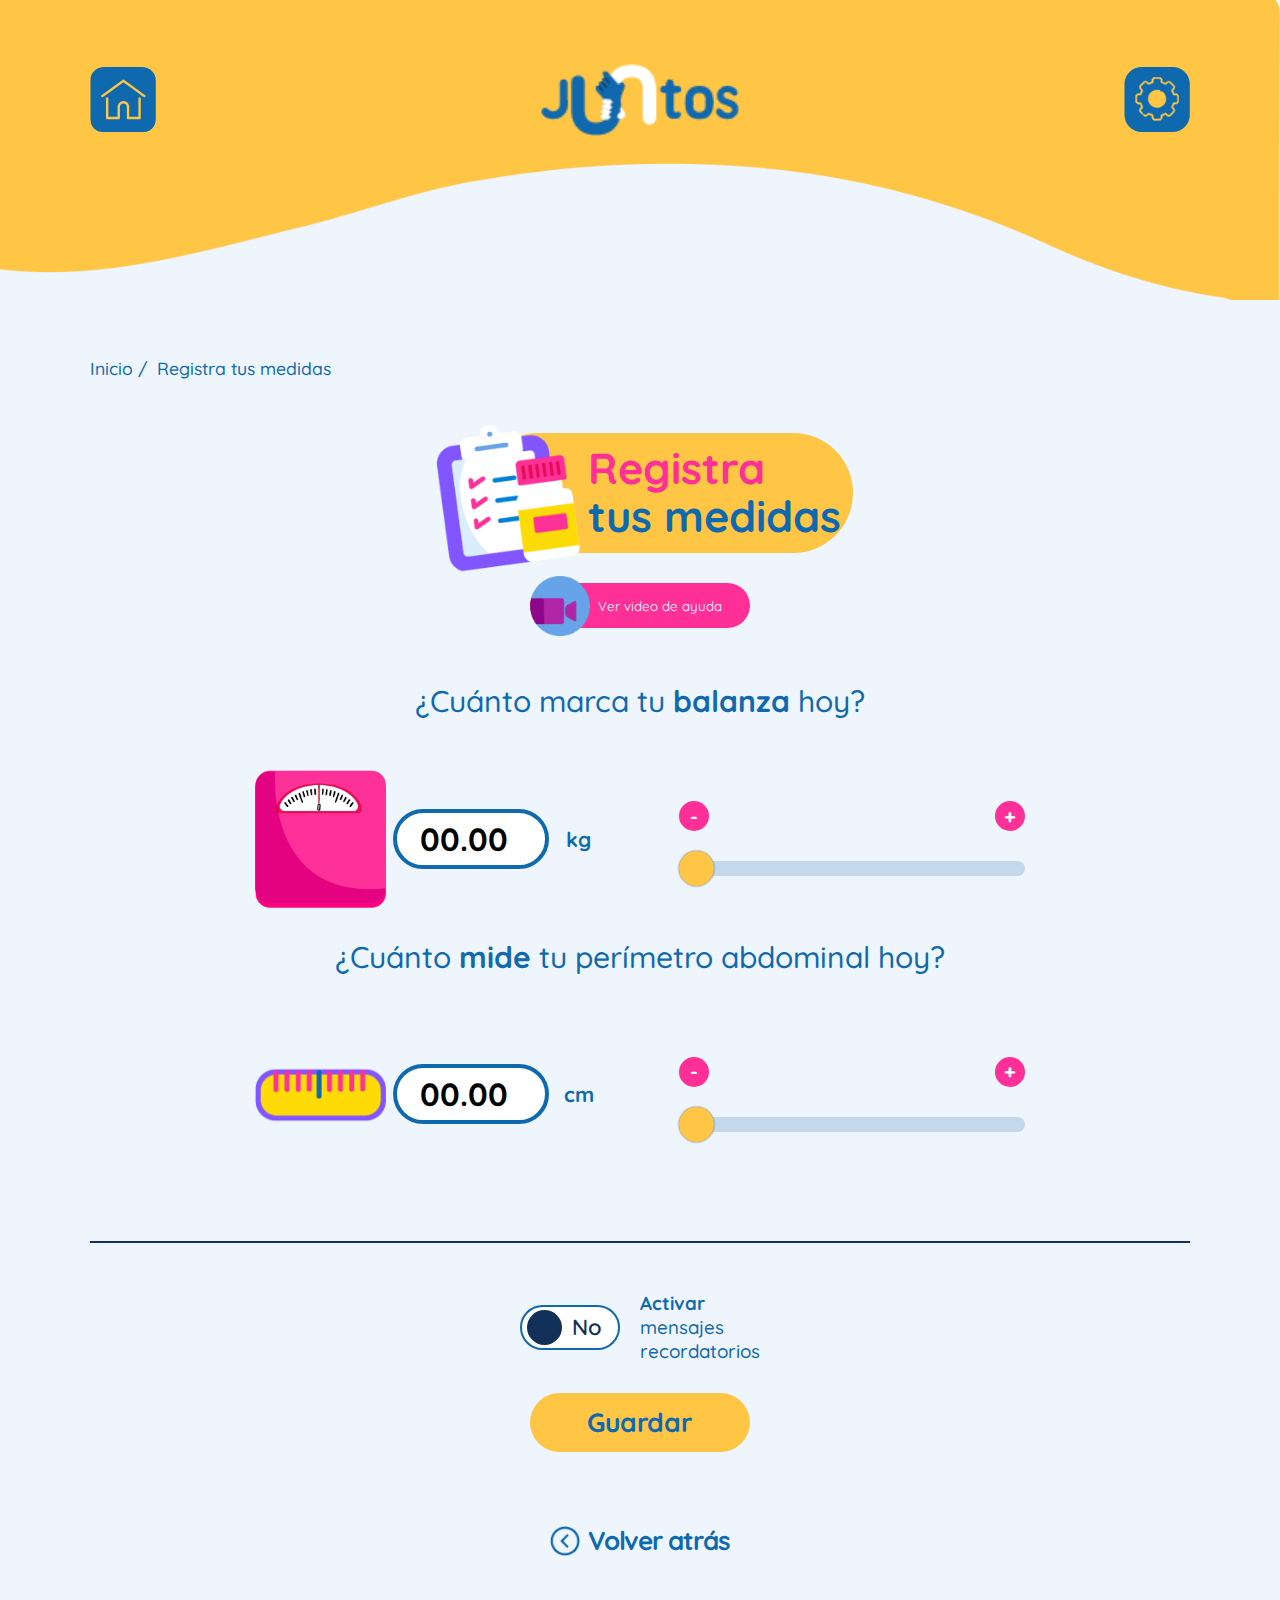
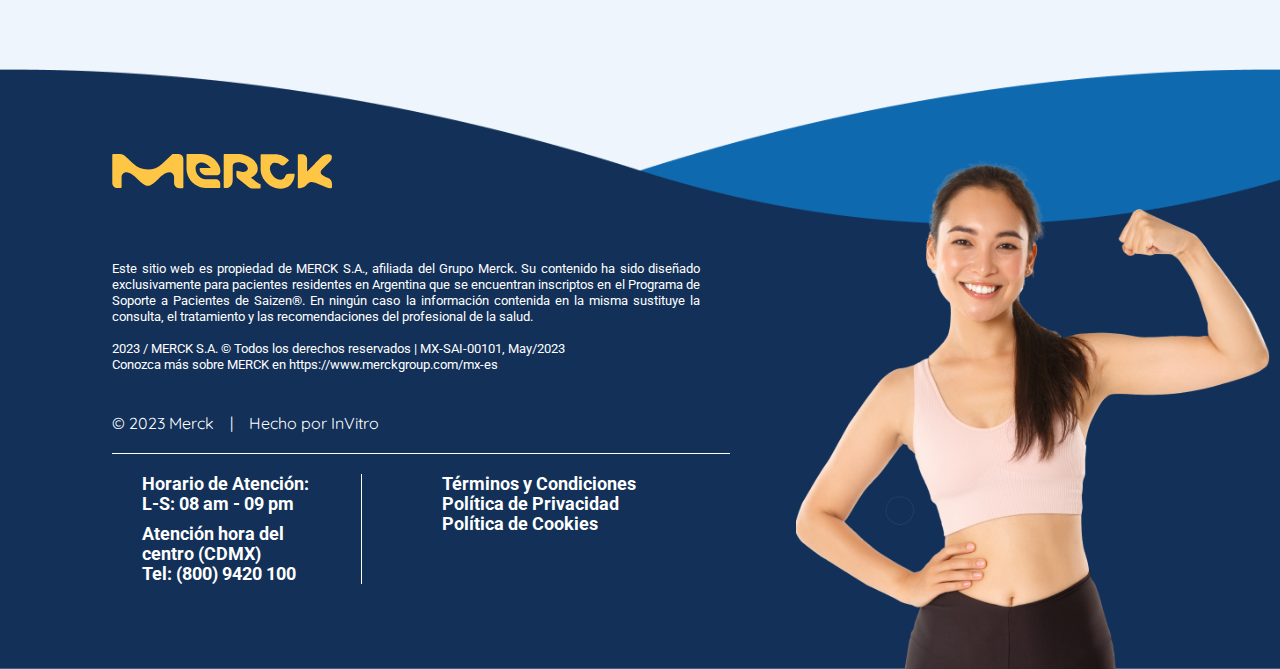
<file: registro-medidas.html>
<!DOCTYPE html>
<html lang="en">
  <head>
    <meta charset="UTF-8" />
    <meta name="viewport" content="width=device-width, initial-scale=1.0" />
    <link rel="stylesheet" href="css/main.css" />
    <title>Document</title>
  </head>
  <body>
    <img src="img/banner.png" class="header" />
    <header>
      <div class="contenedor">
        <div class="grid">
          <div>
            <a href="index.html">
              <img src="img/home.svg" />
            </a>
          </div>
          <div>
            <a href="index.html" class="logo">
              <img src="img/logo.png" />
            </a>
          </div>
          <div>
            <a href="ajustes.html">
              <img src="img/config.svg" />
            </a>
          </div>
        </div>
      </div>
    </header>

    <main>
      <section class="config_process mb_section">
        <div class="contenedor">
          <ul class="breadcrumb">
            <li>
              <a href="index.html">Inicio /</a>
            </li>
            <li>
              <p>Registra tus medidas</p>
            </li>
          </ul>
        </div>
        <div class="contenedor center column">
          <div class="pill_title center">
            <div class="pill_title_img">
              <img src="img/list-pill.png" />
            </div>
            <div class="pill_title_txt">
              <h1>Registra<br /><span>tus medidas</span></h1>
            </div>
          </div>
          <div class="center">
            <button id="mostrar_video" class="btn_video center">
                <img src="img/modulos/btnCamara.png" />
                <span>Ver video de ayuda</span>
            </button>
          </div>
        </div>
        <div class="contenedor">
          <div class="col">
            <div class="text-center center column">
              <h2>
                ¿Cuánto marca tu <b>balanza</b> hoy?
              </h2>
              <div class="control_rango_items">
                <div class="pesaje">
                    <img src="img/balanza.png">
                    <input type="number" id="rangenumber" min="0" max="300" value="00.00">
                    <p>kg</p>
                </div>
                <div class="control_range">
                    <div class="botones_rango">
                        <button data-accion="bajar">-</button>
                        <button data-accion="subir">+</button>
                    </div>
                    <input type="range" value="00.00" min="0" max="300" class="rango_medida" id="range_peso"/>
                </div>
              </div>
            </div>
            <div class="text-center center column">
              <h2>
                ¿Cuánto <b>mide</b> tu perímetro abdominal hoy?
              </h2>
              <div class="control_rango_items">
                <div class="pesaje">
                    <img src="img/regla.png">
                    <input type="number" id="rangenumber" min="0" max="300" value="00.00">
                    <p>cm</p>
                </div>
                <div class="control_range">
                    <div class="botones_rango">
                        <button data-accion="bajar">-</button>
                        <button data-accion="subir">+</button>
                    </div>
                    <input type="range" value="00.00" min="0" max="300" class="rango_medida" id="range_peso"/>
                </div>
              </div>
            </div>
          </div>
          <div class="hr"></div>
          <div class="center column">
            <div class="obj_accord">
              <label class="switch">
                <input type="checkbox" />
                <span class="slider"></span>
              </label>
              <h3><b>Activar</b> mensajes recordatorios</h3>
            </div>
            <button class="save">Guardar</button>
          </div>

          <a href="index.html" class="back">
            <img src="img/back.png" />
            <p>Volver atrás</p>
          </a>
        </div>
      </section>
    </main>

    <footer>
      <img class="personaje" src="img/chicaFooter.png" alt="">
      <div class="fondo_footer"></div>
      <div class="contenedor">
          <img src="img/logo.svg" class="logo">
          <div class="grid">
              <div>
                  <p>
                      <small>
                          Este sitio web es propiedad de MERCK S.A., afiliada del Grupo Merck. Su contenido ha sido diseñado exclusivamente para pacientes residentes en Argentina que se encuentran inscriptos en el Programa de Soporte a Pacientes de Saizen®. En ningún caso la información contenida en la misma sustituye la consulta, el tratamiento y las recomendaciones del profesional de la salud.<br><br>
                          2023 / MERCK S.A. © Todos los derechos reservados | MX-SAI-00101, May/2023<br>
                          Conozca más sobre MERCK en https://www.merckgroup.com/mx-es
                      </small>
                  </p>
                  <br><br>
                  <p>© 2023 Merck&nbsp;&nbsp;&nbsp;&nbsp;|&nbsp;&nbsp;&nbsp;&nbsp;Hecho por InVitro</p>
              </div>
              <div>
                  <ul class="atencion">
                      <li>
                          <p>Horario de Atención:</p>
                          <p>L-S: 08 am - 09 pm</p>
                      </li>
                      <li>
                          <p>Atención hora del centro (CDMX)</p>
                          <p>Tel: (800) 9420 100</p>
                      </li>
                  </ul>
              </div>
              <div>
                  <ul class="internal">
                      <li>
                          <a href="#">Términos y Condiciones</a>
                          <a href="#">Política de Privacidad</a>
                          <a href="#">Política de Cookies</a>
                      </li>
                  </ul>
              </div>
          </div>
      </div>
  </footer>

    <script>
        const rangeInputs = document.querySelectorAll('.rango_medida')
        const numberInputs = document.querySelectorAll('.pesaje input')
        const buttons = document.querySelectorAll('.botones_rango button')

        function handlePercentage(rangeInput){
            const min = rangeInput.min
            const max = rangeInput.max
            const val = rangeInput.value
            let percentage = (val - min) * 100 / (max - min)

            rangeInput.style.backgroundSize = percentage + '% 100%'
        }

        function handleInputChange(e) {

            let numberInput = '';
            let rangeInput = '';
            if (e.target.type !== 'range') {
                numberInput = e.target;
                rangeInput = e.target.parentElement.parentElement.querySelector('input[type=range]')
                rangeInput.value = numberInput.value;
            }else{
                rangeInput = e.target;
                numberInput = e.target.parentElement.parentElement.querySelector('input[type=number]')
                numberInput.value = parseFloat(rangeInput.value).toFixed(2);
            }
            
            handlePercentage(rangeInput);
        }

        function handleButtonClick(e) {
            const action = e.target.getAttribute('data-accion');
            const numberInput = e.target.parentElement.parentElement.parentElement.querySelector('input[type=number]')
            const rangeInput = e.target.parentElement.parentElement.querySelector('input[type=range]')
            let currentValue = parseFloat(numberInput.value);

            if (action === 'subir' && currentValue < 300) {
                currentValue += 1;
            } else if (action === 'bajar' && currentValue > 0) {
                currentValue -= 1;
            }

            numberInput.value = currentValue.toFixed(2);
            rangeInput.value = currentValue.toFixed(2);
            handlePercentage(rangeInput); // Actualizar el estilo del range
        }

            rangeInputs.forEach(input => {
                input.addEventListener('input', handleInputChange)
            })

            numberInputs.forEach(input => {
                input.addEventListener('input', handleInputChange)
            })

            buttons.forEach(btn => {
                btn.addEventListener('click', handleButtonClick)
            });
    </script>
  </body>
</html>
</file>
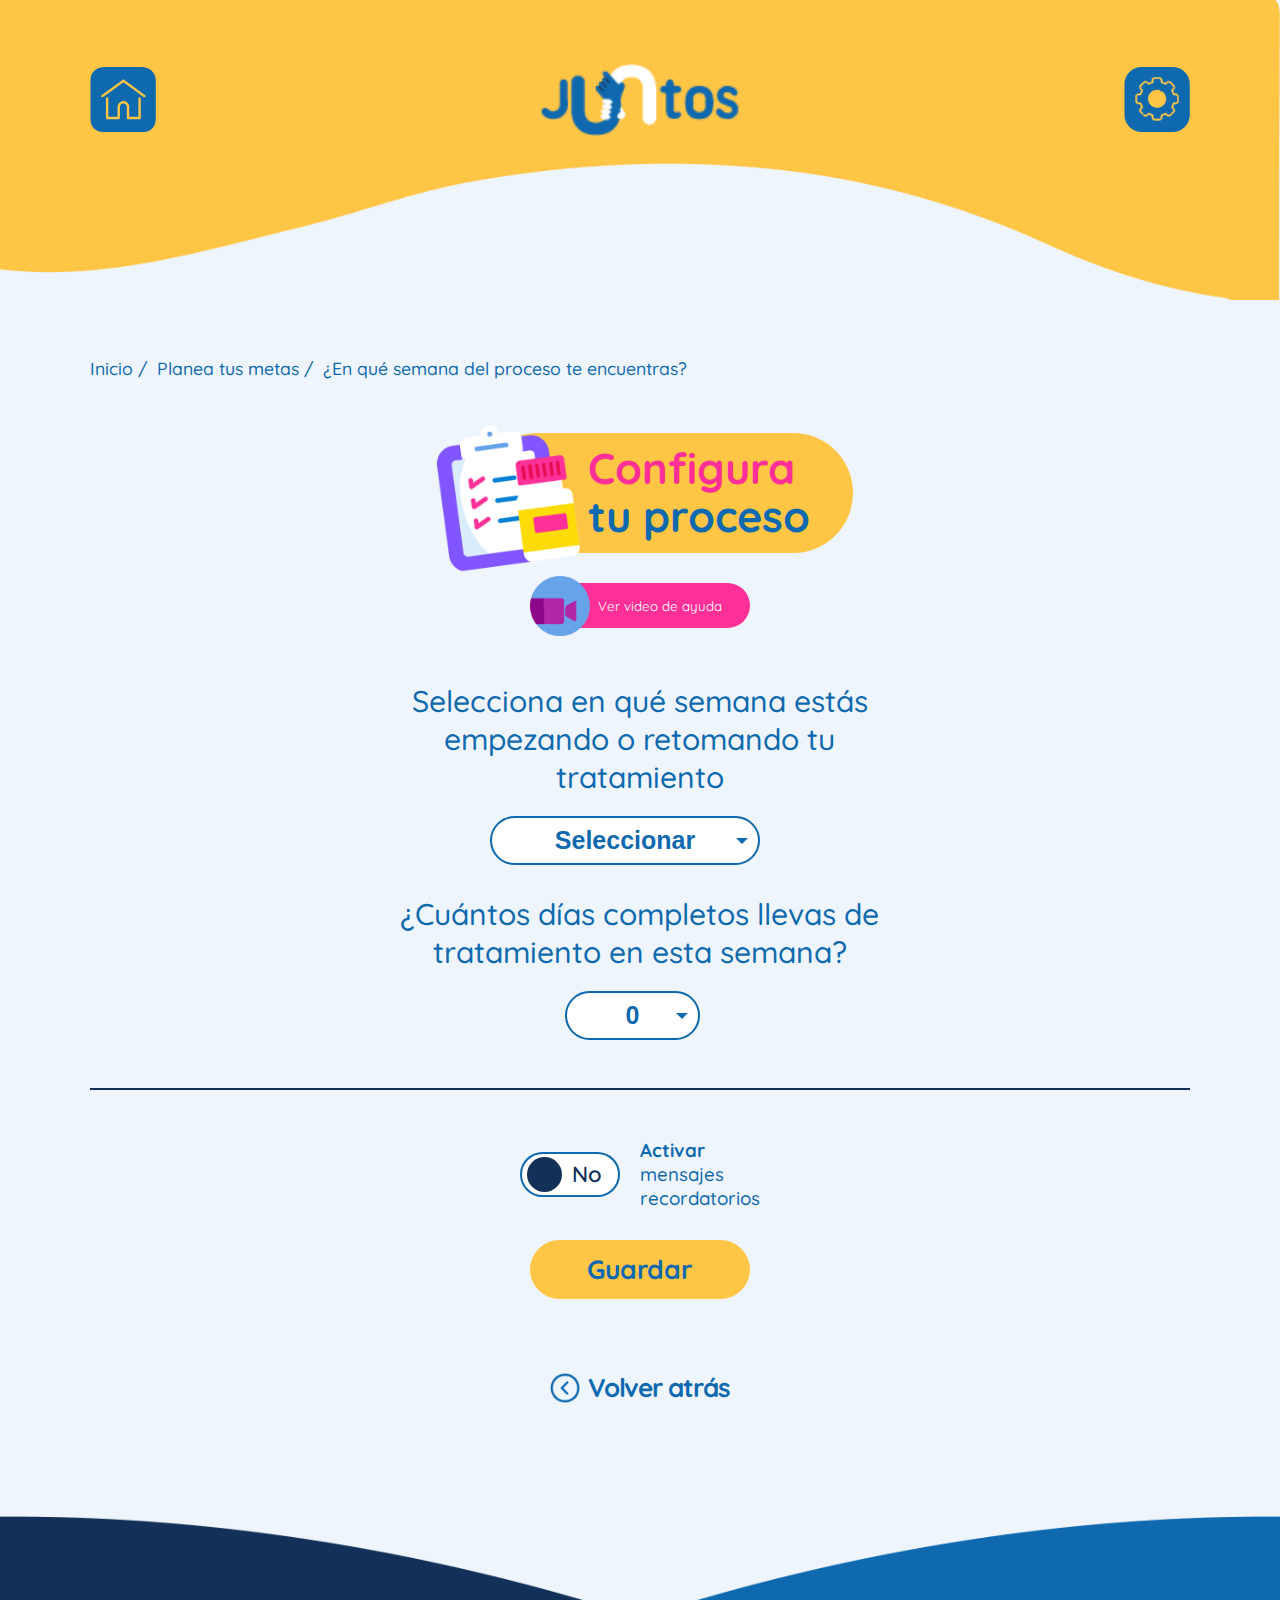
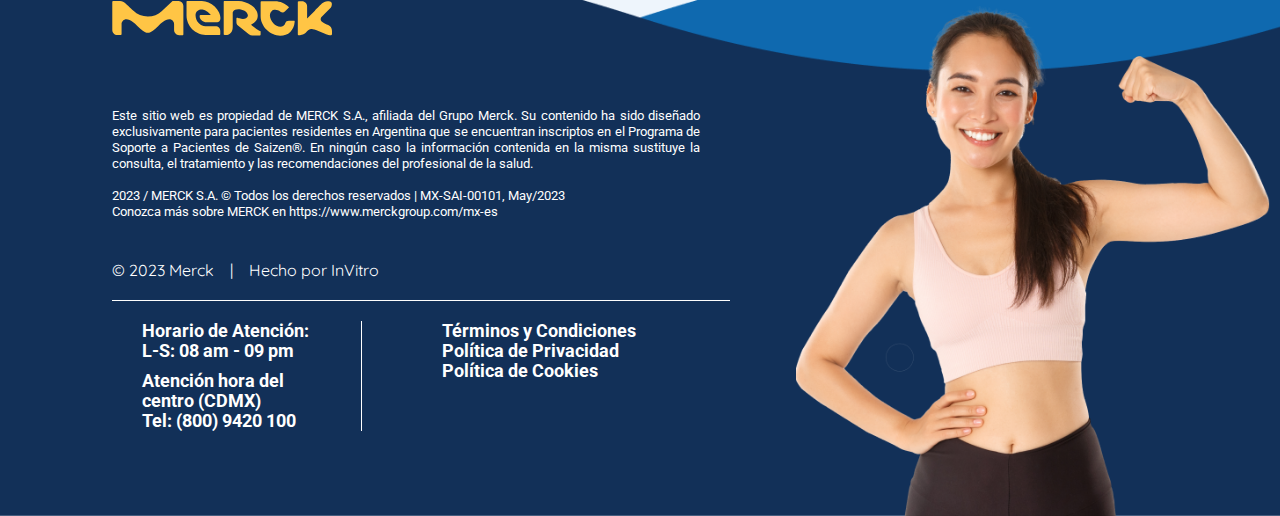
<file: semana-del-proceso.html>
<!DOCTYPE html>
<html lang="en">
  <head>
    <meta charset="UTF-8" />
    <meta name="viewport" content="width=device-width, initial-scale=1.0" />
    <link rel="stylesheet" href="css/main.css" />
    <title>Document</title>
  </head>
  <body>
    <img src="img/banner.png" class="header" />
    <header>
      <div class="contenedor">
        <div class="grid">
          <div>
            <a href="index.html">
              <img src="img/home.svg" />
            </a>
          </div>
          <div>
            <a href="index.html" class="logo">
              <img src="img/logo.png" />
            </a>
          </div>
          <div>
            <a href="ajustes.html">
              <img src="img/config.svg" />
            </a>
          </div>
        </div>
      </div>
    </header>

    <main>
      <section class="config_process mb_section">
        <div class="contenedor">
          <ul class="breadcrumb">
            <li>
              <a href="index.html">Inicio /</a>
            </li>
            <li>
              <a href="planea-tus-metas.html">Planea tus metas /</a>
            </li>
            <li>
              <p>¿En qué semana del proceso te encuentras?</p>
            </li>
          </ul>
        </div>
        <div class="contenedor center column">
          <div class="pill_title center">
            <div class="pill_title_img">
              <img src="img/list-pill.png" />
            </div>
            <div class="pill_title_txt">
              <h1>Configura<br /><span>tu proceso</span></h1>
            </div>
          </div>
          <div class="center">
            <button id="mostrar_video" class="btn_video center">
                <img src="img/modulos/btnCamara.png" />
                <span>Ver video de ayuda</span>
            </button>
          </div>
        </div>
        <div class="contenedor">
          <div class="grid">
            <div class="text-center center column">
              <h2>
                Selecciona en qué semana estás empezando o retomando tu
                tratamiento
              </h2>
              <div class="custom-select" style="width: 300px; z-index: 2;">
                <select>
                  <option value="0">Seleccionar</option>
                  <option value="1">Semana 1</option>
                  <option value="2">Semana 2</option>
                  <option value="3">Semana 3</option>
                  <option value="4">Semana 4</option>
                  <option value="5">Mantenimiento</option>
                </select>
              </div>
            </div>
            <div class="text-center center column">
              <h2>
                ¿Cuántos días completos llevas de tratamiento en esta semana?
              </h2>
              <div class="custom-select" style="width: 150px; z-index: 1;">
                <select>
                  <option value="1">0</option>
                  <option value="1">1</option>
                  <option value="2">2</option>
                  <option value="3">3</option>
                  <option value="4">4</option>
                  <option value="5">5</option>
                  <option value="5">6</option>
                </select>
              </div>
            </div>
          </div>
          <div class="hr"></div>
          <div class="center column">
            <div class="obj_accord">
              <label class="switch">
                <input type="checkbox" />
                <span class="slider"></span>
              </label>
              <h3><b>Activar</b> mensajes recordatorios</h3>
            </div>
            <button class="save">Guardar</button>
          </div>

          <a href="planea-tus-metas.html" class="back">
            <img src="img/back.png" />
            <p>Volver atrás</p>
          </a>
        </div>
      </section>
    </main>

    <footer>
      <img class="personaje" src="img/chicaFooter.png" alt="">
      <div class="fondo_footer"></div>
      <div class="contenedor">
          <img src="img/logo.svg" class="logo">
          <div class="grid">
              <div>
                  <p>
                      <small>
                          Este sitio web es propiedad de MERCK S.A., afiliada del Grupo Merck. Su contenido ha sido diseñado exclusivamente para pacientes residentes en Argentina que se encuentran inscriptos en el Programa de Soporte a Pacientes de Saizen®. En ningún caso la información contenida en la misma sustituye la consulta, el tratamiento y las recomendaciones del profesional de la salud.<br><br>
                          2023 / MERCK S.A. © Todos los derechos reservados | MX-SAI-00101, May/2023<br>
                          Conozca más sobre MERCK en https://www.merckgroup.com/mx-es
                      </small>
                  </p>
                  <br><br>
                  <p>© 2023 Merck&nbsp;&nbsp;&nbsp;&nbsp;|&nbsp;&nbsp;&nbsp;&nbsp;Hecho por InVitro</p>
              </div>
              <div>
                  <ul class="atencion">
                      <li>
                          <p>Horario de Atención:</p>
                          <p>L-S: 08 am - 09 pm</p>
                      </li>
                      <li>
                          <p>Atención hora del centro (CDMX)</p>
                          <p>Tel: (800) 9420 100</p>
                      </li>
                  </ul>
              </div>
              <div>
                  <ul class="internal">
                      <li>
                          <a href="#">Términos y Condiciones</a>
                          <a href="#">Política de Privacidad</a>
                          <a href="#">Política de Cookies</a>
                      </li>
                  </ul>
              </div>
          </div>
      </div>
  </footer>

    <script>
      var x, i, j, l, ll, selElmnt, a, b, c;
      /* Look for any elements with the class "custom-select": */
      x = document.getElementsByClassName("custom-select");
      l = x.length;
      for (i = 0; i < l; i++) {
        selElmnt = x[i].getElementsByTagName("select")[0];
        ll = selElmnt.length;
        /* For each element, create a new DIV that will act as the selected item: */
        a = document.createElement("DIV");
        a.setAttribute("class", "select-selected");
        a.innerHTML = selElmnt.options[selElmnt.selectedIndex].innerHTML;
        x[i].appendChild(a);
        /* For each element, create a new DIV that will contain the option list: */
        b = document.createElement("DIV");
        b.setAttribute("class", "select-items select-hide");
        for (j = 1; j < ll; j++) {
          /* For each option in the original select element,
    create a new DIV that will act as an option item: */
          c = document.createElement("DIV");
          c.innerHTML = selElmnt.options[j].innerHTML;
          c.addEventListener("click", function (e) {
            /* When an item is clicked, update the original select box,
        and the selected item: */
            var y, i, k, s, h, sl, yl;
            s = this.parentNode.parentNode.getElementsByTagName("select")[0];
            sl = s.length;
            h = this.parentNode.previousSibling;
            for (i = 0; i < sl; i++) {
              if (s.options[i].innerHTML == this.innerHTML) {
                s.selectedIndex = i;
                h.innerHTML = this.innerHTML;
                y = this.parentNode.getElementsByClassName("same-as-selected");
                yl = y.length;
                for (k = 0; k < yl; k++) {
                  y[k].removeAttribute("class");
                }
                this.setAttribute("class", "same-as-selected");
                break;
              }
            }
            h.click();
          });
          b.appendChild(c);
        }
        x[i].appendChild(b);
        a.addEventListener("click", function (e) {
          /* When the select box is clicked, close any other select boxes,
    and open/close the current select box: */
          e.stopPropagation();
          closeAllSelect(this);
          this.nextSibling.classList.toggle("select-hide");
          this.classList.toggle("select-arrow-active");
        });
      }

      function closeAllSelect(elmnt) {
        /* A function that will close all select boxes in the document,
  except the current select box: */
        var x,
          y,
          i,
          xl,
          yl,
          arrNo = [];
        x = document.getElementsByClassName("select-items");
        y = document.getElementsByClassName("select-selected");
        xl = x.length;
        yl = y.length;
        for (i = 0; i < yl; i++) {
          if (elmnt == y[i]) {
            arrNo.push(i);
          } else {
            y[i].classList.remove("select-arrow-active");
          }
        }
        for (i = 0; i < xl; i++) {
          if (arrNo.indexOf(i)) {
            x[i].classList.add("select-hide");
          }
        }
      }

      /* If the user clicks anywhere outside the select box,
then close all select boxes: */
      document.addEventListener("click", closeAllSelect);
    </script>
  </body>
</html>
</file>
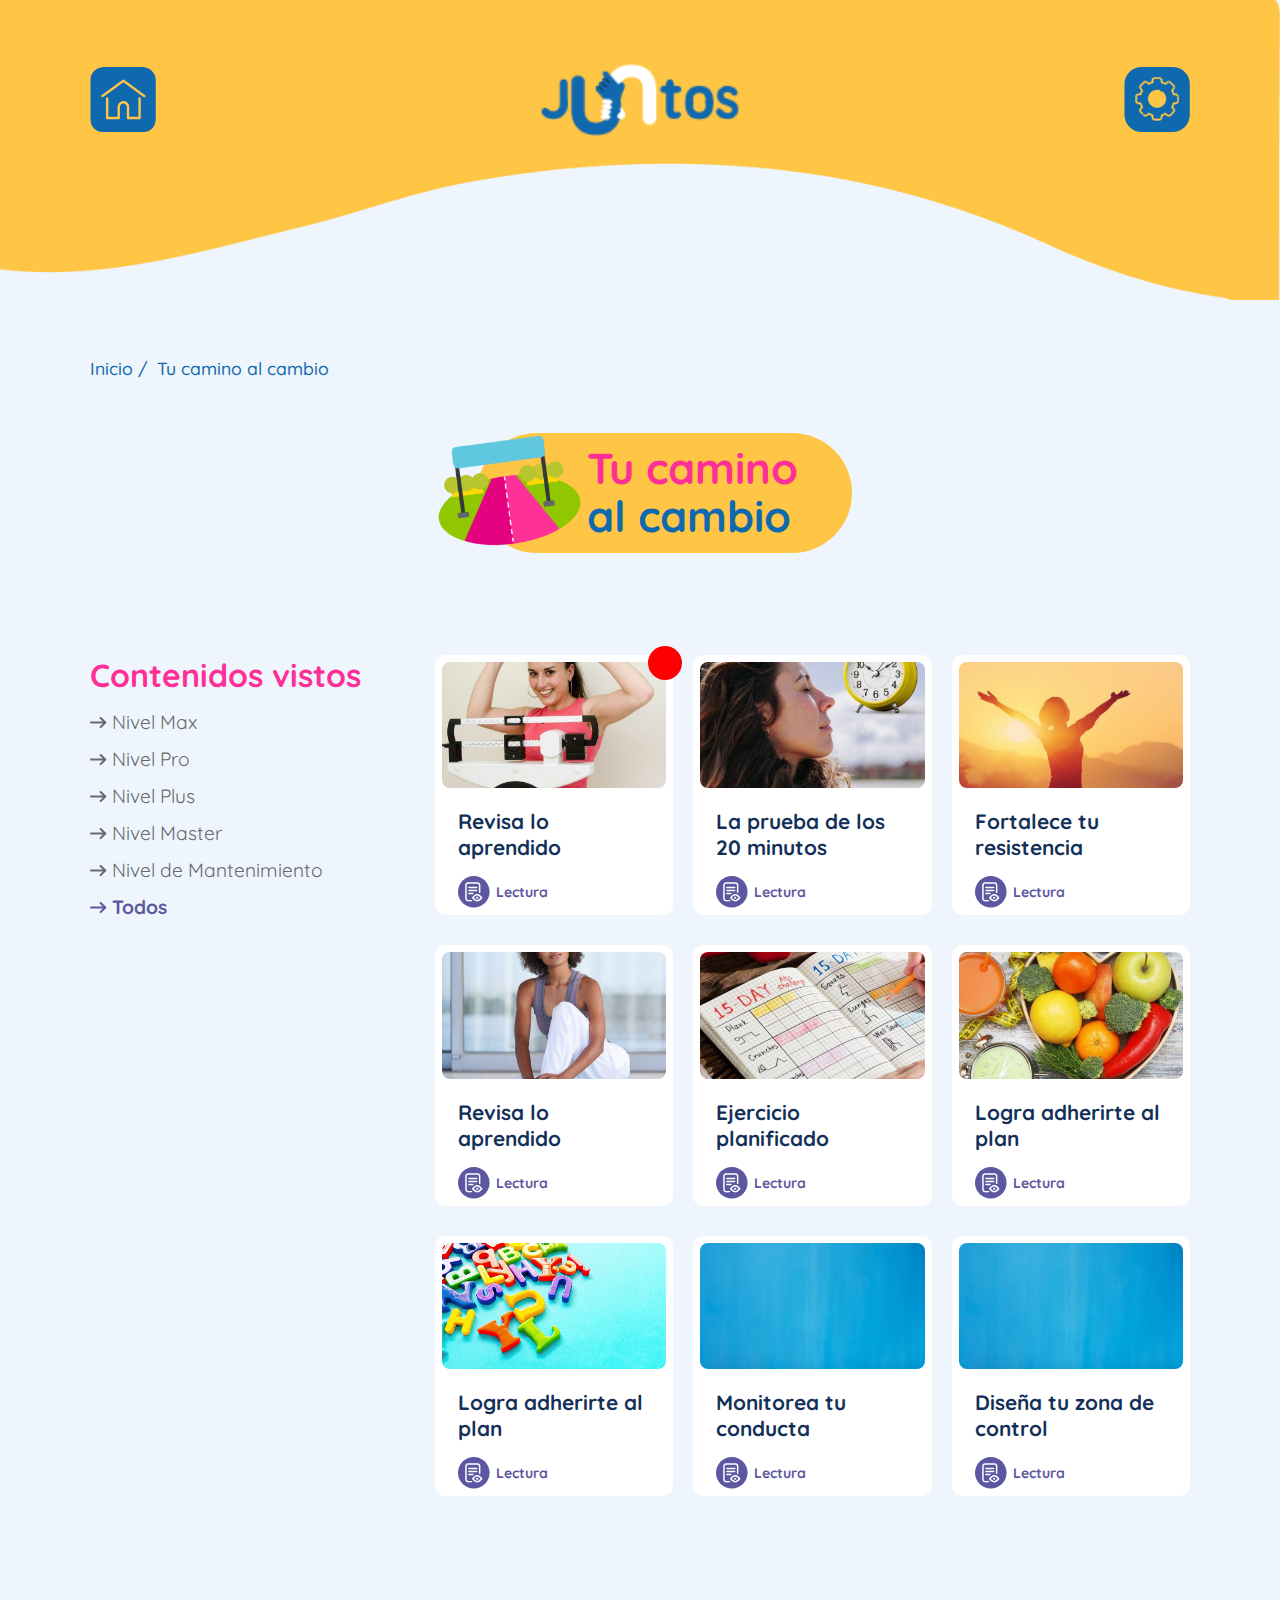
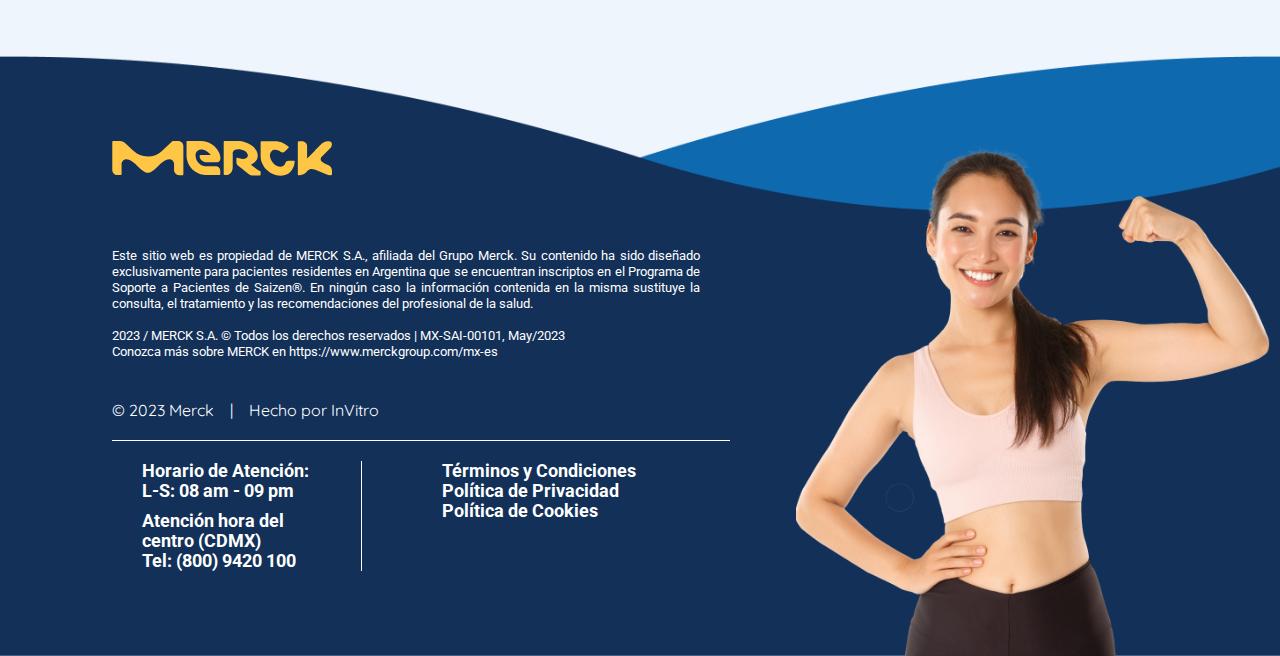
<file: tu-camino-al-cambio.html>
<!DOCTYPE html>
<html lang="en">
<head>
    <meta charset="UTF-8">
    <meta name="viewport" content="width=device-width, initial-scale=1.0">
    <link rel="stylesheet" href="css/main.css">
    <title>Document</title>
</head>
<body>

    <img src="img/banner.png" class="header">
    <header>
        <div class="contenedor">
            <div class="grid">
                <div>
                    <a href="index.html">
                        <img src="img/home.svg">
                    </a>
                </div>
                <div>
                    <a href="index.html" class="logo">
                        <img src="img/logo.png">
                    </a>
                </div>
                <div>
                    <a href="ajustes.html">
                        <img src="img/config.svg">
                    </a>
                </div>
                <div class="mostrar_filtro">
                    <button href="ajustes.html">
                        <img src="img/filtro.svg">
                    </button>
                </div>
            </div>
        </div>
    </header>

    <main>
        <section class="path_to_change mb_section">
            <div class="contenedor">
                <ul class="breadcrumb">
                    <li>
                        <a href="index.html">Inicio /</a>
                    </li>
                    <li>
                        <p>Tu camino al cambio</p>
                    </li>
                </ul>
            </div>
            <div class="contenedor">
                <div class="pill_title center">
                    <div class="pill_title_img">
                        <img src="img/path.png">
                    </div>
                    <div class="pill_title_txt">
                        <h1>Tu camino<br><span>al cambio</span></h1>
                    </div>
                </div>
            </div>
            <div class="contenedor">
                <a href="index.html" class="back retornarBack">
                    <img src="img/back.png">
                    <p>Volver atrás</p>
                </a>
                <p class="retornarBack">
                    Te compartimos información complementaria útil para acompañarte en el tratamiento.
                </p>
                <section class="articles">
                    <div class="articles_container">
                        <div class="articles_bar">
                            <button class="close-filtrar">
                                x
                            </button>
                            <h3>Contenidos vistos</h3>
                            <ul>
                                <li>
                                    <a href="#">
                                        <svg width="17" height="12" viewBox="0 0 17 12" fill="none" xmlns="http://www.w3.org/2000/svg"><path d="M10.6322 10.0937L15.1792 5.54675L10.6322 0.99975" stroke="#68686D" stroke-width="2" stroke-linecap="round" stroke-linejoin="round"/><path d="M1 5.54687L15.1792 5.54688" stroke="#68686D" stroke-width="2" stroke-linecap="round" stroke-linejoin="round"/></svg>
                                        Nivel Max
                                    </a>
                                </li>
                                <li>
                                    <a href="#">
                                        <svg width="17" height="12" viewBox="0 0 17 12" fill="none" xmlns="http://www.w3.org/2000/svg"><path d="M10.6322 10.0937L15.1792 5.54675L10.6322 0.99975" stroke="#68686D" stroke-width="2" stroke-linecap="round" stroke-linejoin="round"/><path d="M1 5.54687L15.1792 5.54688" stroke="#68686D" stroke-width="2" stroke-linecap="round" stroke-linejoin="round"/></svg>
                                        Nivel Pro
                                    </a>
                                </li>
                                <li>
                                    <a href="#">
                                        <svg width="17" height="12" viewBox="0 0 17 12" fill="none" xmlns="http://www.w3.org/2000/svg"><path d="M10.6322 10.0937L15.1792 5.54675L10.6322 0.99975" stroke="#68686D" stroke-width="2" stroke-linecap="round" stroke-linejoin="round"/><path d="M1 5.54687L15.1792 5.54688" stroke="#68686D" stroke-width="2" stroke-linecap="round" stroke-linejoin="round"/></svg>
                                        Nivel Plus
                                    </a>
                                </li>
                                <li>
                                    <a href="#">
                                        <svg width="17" height="12" viewBox="0 0 17 12" fill="none" xmlns="http://www.w3.org/2000/svg"><path d="M10.6322 10.0937L15.1792 5.54675L10.6322 0.99975" stroke="#68686D" stroke-width="2" stroke-linecap="round" stroke-linejoin="round"/><path d="M1 5.54687L15.1792 5.54688" stroke="#68686D" stroke-width="2" stroke-linecap="round" stroke-linejoin="round"/></svg>
                                        Nivel Master
                                    </a>
                                </li>
                                <li>
                                    <a href="#">
                                        <svg width="17" height="12" viewBox="0 0 17 12" fill="none" xmlns="http://www.w3.org/2000/svg"><path d="M10.6322 10.0937L15.1792 5.54675L10.6322 0.99975" stroke="#68686D" stroke-width="2" stroke-linecap="round" stroke-linejoin="round"/><path d="M1 5.54687L15.1792 5.54688" stroke="#68686D" stroke-width="2" stroke-linecap="round" stroke-linejoin="round"/></svg>
                                        Nivel de Mantenimiento
                                    </a>
                                </li>
                                <li class="active">
                                    <a href="#">
                                        <svg width="17" height="12" viewBox="0 0 17 12" fill="none" xmlns="http://www.w3.org/2000/svg"><path d="M10.6322 10.0937L15.1792 5.54675L10.6322 0.99975" stroke="#68686D" stroke-width="2" stroke-linecap="round" stroke-linejoin="round"/><path d="M1 5.54687L15.1792 5.54688" stroke="#68686D" stroke-width="2" stroke-linecap="round" stroke-linejoin="round"/></svg>
                                        Todos
                                    </a>
                                </li>
                            </ul>
                        </div>
                        <div class="articles_box">
                            <article class="notificacion">
                                <div class="toast">Tienes una notificación</div>
                                <figure>
                                    <img src="img/item.jpg">
                                    <div class="px-2">
                                        <figcaption>
                                            Revisa lo aprendido
                                        </figcaption>
                                        <div class="categories">
                                            <div>
                                                <img src="img/icono1.svg">
                                                <p>Lectura</p>
                                            </div>
                                        </div>
                                    </div>
                                </figure>
                            </article>

                            <article>
                                <figure>
                                    <img src="img/item1.jpg">
                                    <div class="px-2">
                                        <figcaption>
                                            La prueba de los 20 minutos
                                        </figcaption>
                                        <div class="categories">
                                            <div>
                                                <img src="img/icono1.svg">
                                                <p>Lectura</p>
                                            </div>
                                        </div>
                                    </div>
                                </figure>
                            </article>

                            <article>
                                <figure>
                                    <img src="img/item2.jpg">
                                    <div class="px-2">
                                        <figcaption>
                                            Fortalece tu resistencia
                                        </figcaption>
                                        <div class="categories">
                                            <div>
                                                <img src="img/icono1.svg">
                                                <p>Lectura</p>
                                            </div>
                                        </div>
                                    </div>
                                </figure>
                            </article>

                            <article>
                                <figure>
                                    <img src="img/item3.jpg">
                                    <div class="px-2">
                                        <figcaption>
                                            Revisa lo aprendido
                                        </figcaption>
                                        <div class="categories">
                                            <div>
                                                <img src="img/icono1.svg">
                                                <p>Lectura</p>
                                            </div>
                                        </div>
                                    </div>
                                </figure>
                            </article>

                            <article>
                                <figure>
                                    <img src="img/item4.jpg">
                                    <div class="px-2">
                                        <figcaption>
                                            Ejercicio planificado
                                        </figcaption>
                                        <div class="categories">
                                            <div>
                                                <img src="img/icono1.svg">
                                                <p>Lectura</p>
                                            </div>
                                        </div>
                                    </div>
                                </figure>
                            </article>

                            <article>
                                <figure>
                                    <img src="img/item5.jpg">
                                    <div class="px-2">
                                        <figcaption>
                                            Logra adherirte al plan
                                        </figcaption>
                                        <div class="categories">
                                            <div>
                                                <img src="img/icono1.svg">
                                                <p>Lectura</p>
                                            </div>
                                        </div>
                                    </div>
                                </figure>
                            </article>

                            <article>
                                <figure>
                                    <img src="img/item6.jpg">
                                    <div class="px-2">
                                        <figcaption>
                                            Logra adherirte al plan
                                        </figcaption>
                                        <div class="categories">
                                            <div>
                                                <img src="img/icono1.svg">
                                                <p>Lectura</p>
                                            </div>
                                        </div>
                                    </div>
                                </figure>
                            </article>

                            <article>
                                <figure>
                                    <img src="img/item7.jpg">
                                    <div class="px-2">
                                        <figcaption>
                                            Monitorea tu conducta
                                        </figcaption>
                                        <div class="categories">
                                            <div>
                                                <img src="img/icono1.svg">
                                                <p>Lectura</p>
                                            </div>
                                        </div>
                                    </div>
                                </figure>
                            </article>

                            <article>
                                <figure>
                                    <img src="img/item7.jpg">
                                    <div class="px-2">
                                        <figcaption>
                                            Diseña tu zona de control
                                        </figcaption>
                                        <div class="categories">
                                            <div>
                                                <img src="img/icono1.svg">
                                                <p>Lectura</p>
                                            </div>
                                        </div>
                                    </div>
                                </figure>
                            </article>
                            

                        </div>
                    </div>
                </section>

            </div>
        </section>
    </main>
    
    <footer>
        <img class="personaje" src="img/chicaFooter.png" alt="">
        <div class="fondo_footer"></div>
        <div class="contenedor">
            <img src="img/logo.svg" class="logo">
            <div class="grid">
                <div>
                    <p>
                        <small>
                            Este sitio web es propiedad de MERCK S.A., afiliada del Grupo Merck. Su contenido ha sido diseñado exclusivamente para pacientes residentes en Argentina que se encuentran inscriptos en el Programa de Soporte a Pacientes de Saizen®. En ningún caso la información contenida en la misma sustituye la consulta, el tratamiento y las recomendaciones del profesional de la salud.<br><br>
                            2023 / MERCK S.A. © Todos los derechos reservados | MX-SAI-00101, May/2023<br>
                            Conozca más sobre MERCK en https://www.merckgroup.com/mx-es
                        </small>
                    </p>
                    <br><br>
                    <p>© 2023 Merck&nbsp;&nbsp;&nbsp;&nbsp;|&nbsp;&nbsp;&nbsp;&nbsp;Hecho por InVitro</p>
                </div>
                <div>
                    <ul class="atencion">
                        <li>
                            <p>Horario de Atención:</p>
                            <p>L-S: 08 am - 09 pm</p>
                        </li>
                        <li>
                            <p>Atención hora del centro (CDMX)</p>
                            <p>Tel: (800) 9420 100</p>
                        </li>
                    </ul>
                </div>
                <div>
                    <ul class="internal">
                        <li>
                            <a href="#">Términos y Condiciones</a>
                            <a href="#">Política de Privacidad</a>
                            <a href="#">Política de Cookies</a>
                        </li>
                    </ul>
                </div>
            </div>
        </div>
    </footer>
    <script>
        const mostrar_filtro = document.querySelector('.mostrar_filtro')
        const closeBotton = document.querySelector('.close-filtrar')
        const filtrarPanel = document.querySelector('.articles_bar')

        mostrar_filtro.addEventListener('click', () => {
            filtrarPanel.classList.add('actived');
            document.body.classList.add('modal-open');
        })

        closeBotton.addEventListener('click', () => {
            filtrarPanel.classList.remove('actived');
            document.body.classList.remove('modal-open');
        })

    </script>
</body>
</html>
</file>
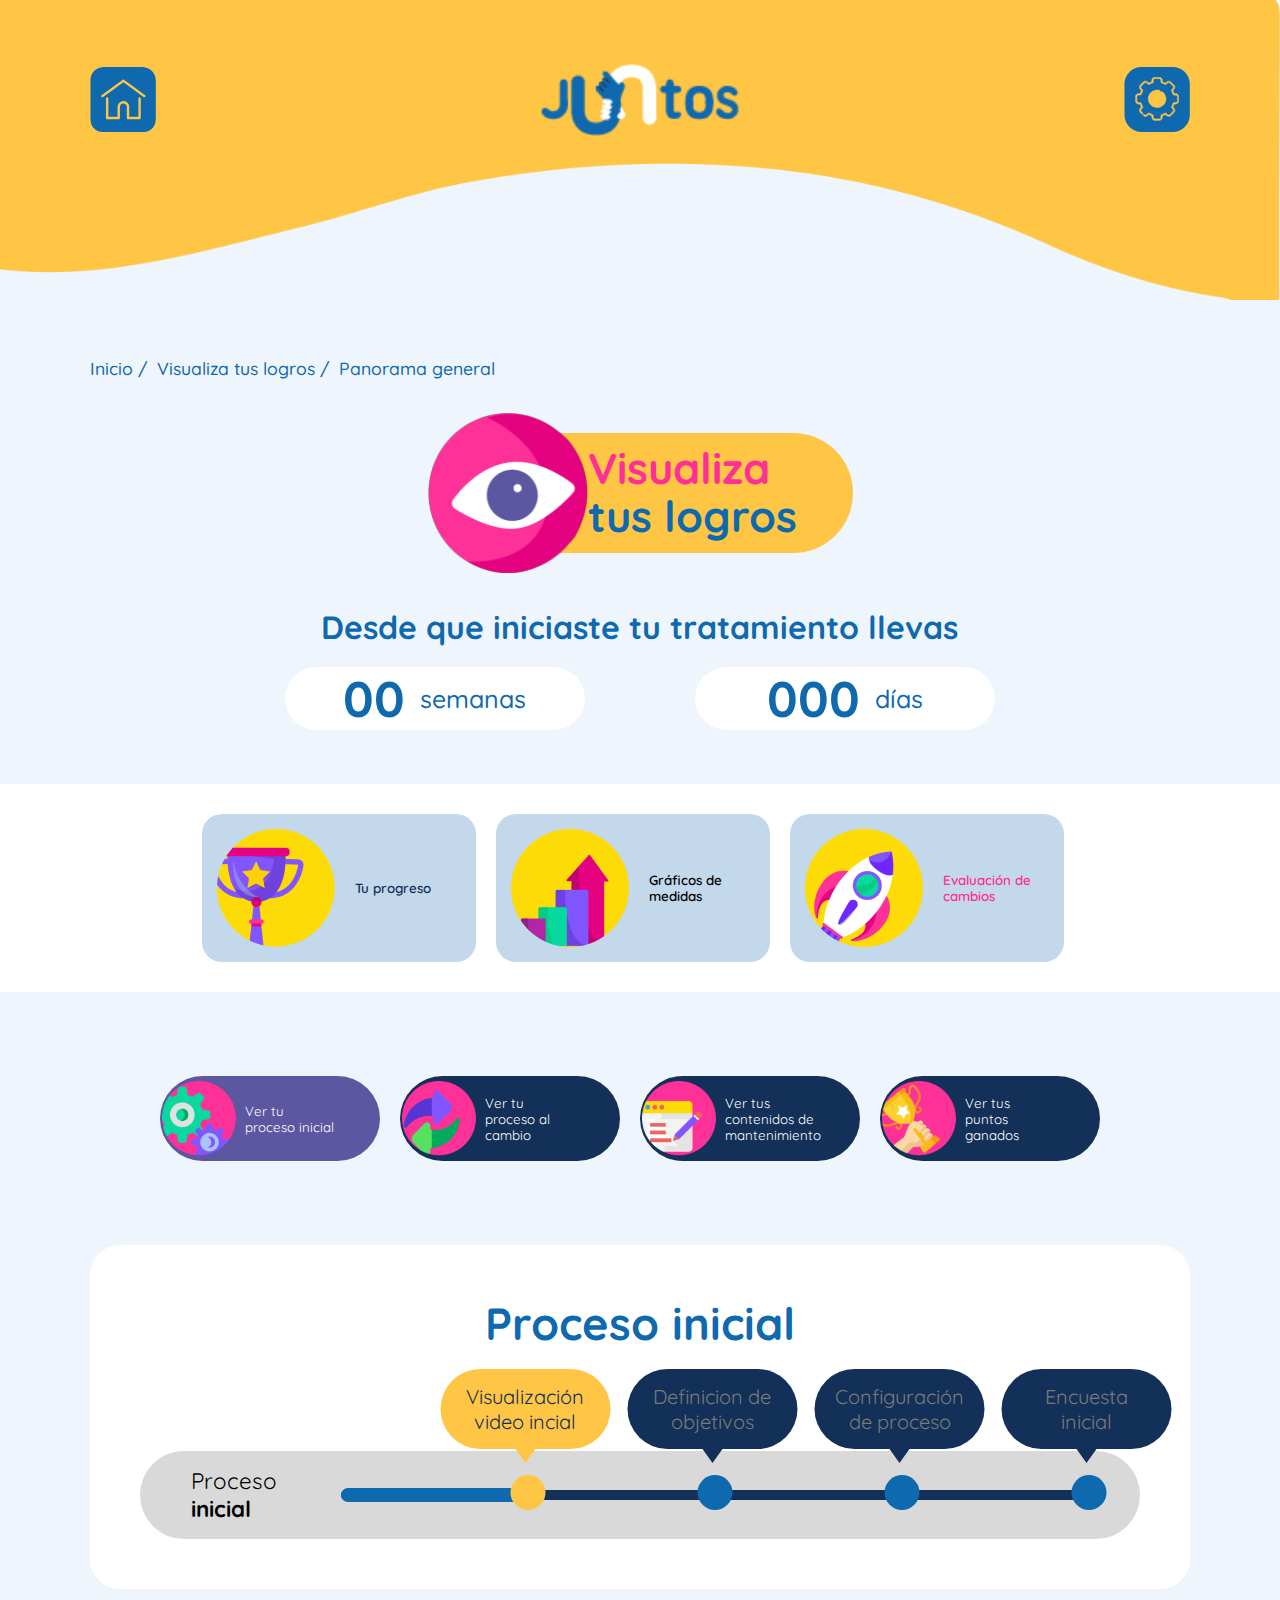
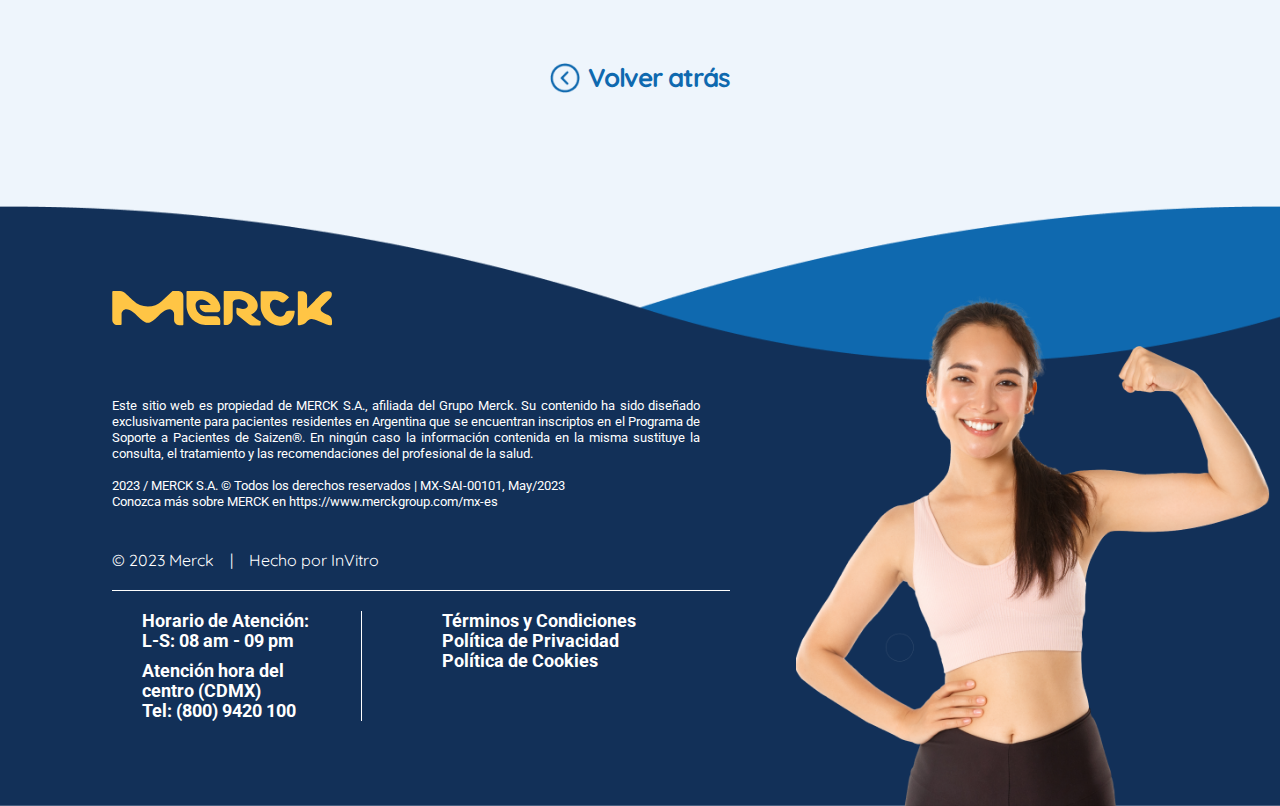
<file: visualiza-logros.html>
<!DOCTYPE html>
<html lang="en">
  <head>
    <meta charset="UTF-8" />
    <meta name="viewport" content="width=device-width, initial-scale=1.0" />
    <link rel="stylesheet" href="css/main.css" />
    <link rel="stylesheet" href="libraries/animate.min.css">
    <link rel="stylesheet" href="libraries/splide.min.css">
    <title>Document</title>
  </head>
  <body>
    <img src="img/banner.png" class="header" />
    <header>
      <div class="contenedor">
        <div class="grid">
          <div>
            <a href="index.html">
              <img src="img/home.svg" />
            </a>
          </div>
          <div>
            <a href="index.html" class="logo">
              <img src="img/logo.png" />
            </a>
          </div>
          <div>
            <a href="ajustes.html">
              <img src="img/config.svg" />
            </a>
          </div>
        </div>
      </div>
    </header>

    <main>
      <section class="config_process mb_section">
        <div class="contenedor">
          <ul class="breadcrumb">
            <li>
              <a href="index.html">Inicio /</a>
            </li>
            <li>
              <p>Visualiza tus logros /</p>
            </li>
            <li>
              <p id="cambioTag">Panorama general</p>
            </li>
          </ul>
        </div>
        <div class="contenedor center column">
          <div class="pill_title center">
            <div class="pill_title_img">
              <img src="img/ojo.png" />
            </div>
            <div class="pill_title_txt">
              <h1>Visualiza<br /><span>tus logros</span></h1>
            </div>
          </div>
        </div>
        <div class="contenedor cantidades_tiempo">
          <h1>Desde que iniciaste tu tratamiento llevas</h1>
          <div class="center">
            <div class="bg-white tiempo">
              <h1>00</h1> semanas
            </div>
            <div class="bg-white tiempo">
              <h1>000</h1> días
            </div>
          </div>
        </div>
        <div class="bg-white center">
          <!-- <div class="contenedor center contenedor_logros"> -->
            <section id="contenedor_logros" class="splide" aria-label="Basic Structure Example">
              <div class="splide__track">
                <ul class="splide__list">
                  <li class="splide__slide">
                    <button id="progreso" data-number="1" class="menu_logros">
                      <img src="img/copa.png">
                      <div class="col">
                        <span>Tu progreso</span>
                        <span class="mostrar">Ver</span>
                      </div>
                    </button>
                  </li>
                  <li class="splide__slide">
                    <button id="graficos" data-number="2" class="menu_logros">
                      <img src="img/graficos.png">
                      <div class="col">
                        <span>Gráficos de medidas</span>
                        <span class="mostrar">Ver</span>
                      </div>
                    </button>
                  </li>
                  <li class="splide__slide">
                    <button id="cambios" data-number="3" class="menu_logros">
                      <img src="img/nave.png">
                      <div class="col">
                        <span>Evaluación de cambios</span>
                        <span class="mostrar">Ver</span>
                      </div>
                    </button>
                  </li>
                </ul>
              </div>
            </section>
          <!-- </div> -->
        </div>
        <div class="contenedor">
          <div class="tabs_logros">
            <div class="tab logros inicial">
              <span class="titulo_tab">Titulación y adherencia</span>
              <div class="etapas">
                <p>Proceso<br><b>inicial</b></p>
                <div class="timeline-container">
                  <div class="progress-avance">
                    <div class="timeline-progress" id="timeline-logro"></div>
                    <div class="timeline-progress-height" id="timeline-logro-height"></div>
                  </div>
                  <div class="step_logros step_select">
                    <div class="time_line_toast">
                      Completa
                    </div>
                  </div>
                  <div class="step_logros step_select">
                    <div class="time_line_toast">
                      Completa
                    </div>
                  </div>
                  <div class="step_logros step_select_rosa">
                    <div class="time_line_toast">
                      En proceso
                    </div>
                  </div>
                  <div class="step_logros">
                    <div class="time_line_toast">
                      Pendiente
                    </div>
                  </div>
                  <div class="step_logros">
                    <div class="time_line_toast">
                      Pendiente
                    </div>
                  </div>
                </div>
              </div>
            </div>
            <div class="tab secundario logros">
              <label class="slider-container">
                <input type="checkbox" id="slider" onchange="cambiarTab(this)">
                <div class="slider">
                  <div class="pin">
                    <div></div>
                  </div>
                  <div class="slider-content">
                    <div>
                      <img src="img/reglas.png" alt=""> Talla
                    </div>
                    <div>
                      <img src="img/pesas.png" alt=""> Peso
                    </div>
                  </div>
                </div>
              </label>
              <div class="tab_switch selected">
                <span class="titulo_tab">La <b>evolución</b> de tu peso</span>
                <div class="section_tab">
                  <div class="graficos"></div>
                </div>
                <div class="lista_botones">
                  <button class="btn_amarillo" onclick="openModal(1)">
                    <img src="img/anadir.png" alt="">
                    <span>Ingresar datos</span>
                  </button>
                  <button class="btn_amarillo" onclick="toggleColumn(this)">
                    <img src="img/editar.png" alt="">
                    <span>Editar datos</span>
                  </button>
                  <button class="btn_amarillo">
                    <img src="img/descargar.png" alt="">
                    <span>Descargar datos</span>
                  </button>
                </div>
                <div class="tabla_datos">
                  <table>
                    <tbody>
                      <tr>
                        <td class="principal">
                          <div>
                            <img src="img/calendario.png" alt="">
                            Fecha:
                            <input type="text" disabled value="10/102021">
                          </div>
                        </td>
                        <td class="final">
                          <div>
                            Talla: 
                            <input type="text" disabled value="110 cm">
                          </div>
                        </td>
                        <td class="final hidden">
                            <button>
                              <img src="img/delete.png" alt="">
                              Eliminar 
                            </button>
                        </td>
                      </tr>
                      <tr class="fila_claro">
                        <td class="principal">
                          <div>
                            <img src="img/calendario.png" alt="">
                            Fecha:
                            <input type="text" disabled value="10/102021">
                          </div>
                        </td>
                        <td class="final">
                          <div>
                            Talla: 
                            <input type="text" disabled value="110 cm">
                          </div>
                        </td>
                        <td class="final hidden">
                            <button>
                              <img src="img/delete.png" alt="">
                              Eliminar 
                            </button>
                        </td>
                      </tr>
                      <tr>
                        <td class="principal">
                          <div>
                            <img src="img/calendario.png" alt="">
                            Fecha:
                            <input type="text" disabled value="10/102021">
                          </div>
                        </td>
                        <td class="final">
                          <div>
                            Talla: 
                            <input type="text" disabled value="110 cm">
                          </div>
                        </td>
                        <td class="final hidden">
                            <button>
                              <img src="img/delete.png" alt="">
                              Eliminar 
                            </button>
                        </td>
                      </tr>
                      <tr class="fila_claro">
                        <td class="principal">
                          <div>
                            <img src="img/calendario.png" alt="">
                            Fecha:
                            <input type="text" disabled value="10/102021">
                          </div>
                        </td>
                        <td class="final">
                          <div>
                            Talla: 
                            <input type="text" disabled value="110 cm">
                          </div>
                        </td>
                        <td class="final hidden">
                            <button>
                              <img src="img/delete.png" alt="">
                              Eliminar 
                            </button>
                        </td>
                      </tr>
                    </tbody>
                  </table>
                </div>
                <button class="btn_rosa">ver anteriores</button>
              </div>
              <div class="tab_switch">
                <span class="titulo_tab">Así <b>cambia</b> tu abdomen</span>
                <div class="section_tab">
                  <div class="graficos"></div>
                </div>
                <div class="lista_botones">
                  <button class="btn_amarillo" onclick="openModal(2)">
                    <img src="img/anadir.png" alt="">
                    <span>Ingresar datos</span>
                  </button>
                  <button class="btn_amarillo" onclick="toggleColumn(this)">
                    <img src="img/editar.png" alt="">
                    <span>Editar datos</span>
                  </button>
                  <button class="btn_amarillo">
                    <img src="img/descargar.png" alt="">
                    <span>Descargar datos</span>
                  </button>
                </div>
                <div class="tabla_datos">
                  <table>
                    <tbody>
                      <tr>
                        <td class="principal">
                          <div>
                            <img src="img/calendario.png" alt="">
                            Fecha:
                            <input type="text" disabled value="10/102021">
                          </div>
                        </td>
                        <td class="final">
                          <div>
                            Talla: 
                            <input type="text" disabled value="110 cm">
                          </div>
                        </td>
                        <td class="final hidden">
                            <button>
                              <img src="img/delete.png" alt="">
                              Eliminar 
                            </button>
                        </td>
                      </tr>
                      <tr class="fila_claro">
                        <td class="principal">
                          <div>
                            <img src="img/calendario.png" alt="">
                            Fecha:
                            <input type="text" disabled value="10/102021">
                          </div>
                        </td>
                        <td class="final">
                          <div>
                            Peso: 
                            <input type="text" disabled value="110 kg">
                          </div>
                        </td>
                        <td class="final hidden">
                            <button>
                              <img src="img/delete.png" alt="">
                              Eliminar 
                            </button>
                        </td>
                      </tr>
                      <tr>
                        <td class="principal">
                          <div>
                            <img src="img/calendario.png" alt="">
                            Fecha:
                            <input type="text" disabled value="10/102021">
                          </div>
                        </td>
                        <td class="final">
                          <div>
                            Talla: 
                            <input type="text" disabled value="110 cm">
                          </div>
                        </td>
                        <td class="final hidden">
                            <button>
                              <img src="img/delete.png" alt="">
                              Eliminar 
                            </button>
                        </td>
                      </tr>
                      <tr class="fila_claro">
                        <td class="principal">
                          <div>
                            <img src="img/calendario.png" alt="">
                            Fecha:
                            <input type="text" disabled value="10/102021">
                          </div>
                        </td>
                        <td class="final">
                          <div>
                            Talla: 
                            <input type="text" disabled value="110 cm">
                          </div>
                        </td>
                        <td class="final hidden">
                            <button>
                              <img src="img/delete.png" alt="">
                              Eliminar 
                            </button>
                        </td>
                      </tr>
                    </tbody>
                  </table>
                </div>
                <button class="btn_rosa">ver anteriores</button>
              </div>
              <div class="aviso_rosa">
                En estos gráficos verás la evolución de las medidas que has registrad. Descuida! A esta información sólo tendrás acceso tú
              </div>
            </div>
            <div class="tab logros inicial">
              <span class="titulo_tab">Tu progreso en el camino al cambio</span>
              <div class="section_tab">
                <table class="table_logros">
                  <thead>
                    <tr>
                      <td class="principal">Topic</td>
                      <td>Basal Q preguntas</td>
                      <td>Basal puntos obtenidos (1)</td>
                      <td>Seguimiento Q preguntas (1)</td>
                      <td>Mi última respuesta</td>
                      <td>Mi respuesta labotal</td>
                    </tr>
                  </thead>
                  <tbody>
                    <tr>
                      <td class="principal">Motivacion</td>
                      <td>3</td>
                      <td>8</td>
                      <td>1</td>
                      <td>1</td>
                      <td class="final">2.67</td>
                    </tr>
                    <tr>
                      <td class="principal">Feeding</td>
                      <td>3</td>
                      <td>8</td>
                      <td>1</td>
                      <td>1</td>
                      <td class="final">2.67</td>
                    </tr>
                    <tr>
                      <td class="principal">Excercise</td>
                      <td>3</td>
                      <td>8</td>
                      <td>1</td>
                      <td>1</td>
                      <td class="final">2.67</td>
                    </tr>
                    <tr>
                      <td class="principal">Sleep well</td>
                      <td>3</td>
                      <td>8</td>
                      <td>1</td>
                      <td>1</td>
                      <td class="final">2.67</td>
                    </tr>
                    <tr>
                      <td class="principal">Facing situacions</td>
                      <td>3</td>
                      <td>8</td>
                      <td>1</td>
                      <td>1</td>
                      <td class="final">2.67</td>
                    </tr>
                    <tr>
                      <td class="principal">Psychological state</td>
                      <td>3</td>
                      <td>8</td>
                      <td>1</td>
                      <td>1</td>
                      <td class="final">2.67</td>
                    </tr>
                  </tbody>
                  <tfoot>
                    <tr>
                      <td colspan="6">(1) ejemplo que depende de la encuesta de seguimiento que se esté realizando y de la cantidad de puntos obtenidos</td>
                    </tr>
                  </tfoot>
                </table>
              </div>
              <div class="section_tab">
                <div class="graficos"></div>
              </div>
              <div class="section_tab">
                <div class="graficos"></div>
              </div>
            </div>
          </div>
        </div>
        <div class="contenedor center">
          <section id="contenedor_procesos" class="splide" aria-label="Basic Structure Example">
            <div class="splide__track">
              <ul class="splide__list">
                <li class="splide__slide">
                  <button class="btn_proceso selected" data-number="1">
                    <img src="img/inicial.png">
                    <span>Ver tu proceso inicial</span>
                  </button>
                </li>
                <li class="splide__slide">
                  <button class="btn_proceso" data-number="2">
                    <img src="img/cambio.png">
                    <span>Ver tu proceso al cambio</span>
                  </button>
                </li>
                <li class="splide__slide">
                  <button class="btn_proceso" data-number="3">
                    <img src="img/contenidos.png">
                    <span>Ver tus contenidos de mantenimiento</span>
                  </button>
                </li>
                <li class="splide__slide">
                  <button class="btn_proceso" data-number="4">
                    <img src="img/puntos.png">
                    <span>Ver tus puntos ganados</span>
                  </button>
                </li>
              </ul>
            </div>
          </section>
        </div>
        <div class="contenedor">
          <div class="tabs_procesos">
            <div class="tab inicial selected">
              <span class="titulo_tab">Proceso inicial</span>
              <div class="etapas">
                <p>Proceso<br><b>inicial</b></p>
                <div class="timeline-container">
                  <div class="progress-avance">
                    <div class="timeline-progress" id="timeline-progress"></div>
                    <div class="timeline-progress-height" id="timeline-progress-height"></div>
                  </div>
                  <div class="step step_select" onclick="selectStep(1)">
                    <div class="time_line_toast">
                      Visualización video incial
                    </div>
                  </div>
                  <div class="step" onclick="selectStep(2)">
                    <div class="time_line_toast">
                      Definicion de objetivos
                    </div>
                  </div>
                  <div class="step" onclick="selectStep(3)">
                    <div class="time_line_toast">
                      Configuración de proceso
                    </div>
                  </div>
                  <div class="step" onclick="selectStep(4)">
                    <div class="time_line_toast">
                      Encuesta inicial
                    </div>
                  </div>
                </div>
              </div>
            </div>
            <div class="tab inicial">
              <span class="titulo_tab">Proceso al cambio</span>
              <div class="etapas">
                <div class="sub_titulo_etapas">
                  <img src="img/candado.png" alt="">
                  <p>Nivel<br><b>Max</b></p>
                </div>
                <div class="timeline-container">
                  <div class="progress-avance">
                    <div class="timeline-progress" id="timeline-max"></div>
                    <div class="timeline-progress-height" id="timeline-max-height"></div>
                  </div>
                  <div class="step_visualizar step_select"></div>
                  <div class="step_visualizar step_select">
                    <div class="time_line_toast">
                      Estás aqui
                    </div>
                  </div>
                  <div class="step_visualizar"></div>
                  <div class="step_visualizar"></div>
                  <div class="step_visualizar"></div>
                  <div class="step_visualizar"></div>
                </div>
              </div>
              <div class="etapas">
                <div class="sub_titulo_etapas">
                  <img src="img/candado.png" alt="">
                  <p>Nivel<br><b>Pro</b></p>
                </div>
                <div class="timeline-container">
                  <div class="progress-avance">
                    <div class="timeline-progress" id="timeline-pro"></div>
                    <div class="timeline-progress-height" id="timeline-pro-height"></div>
                  </div>
                  <div class="step_visualizar step_select_rosa"></div>
                  <div class="step_visualizar step_select_rosa"></div>
                  <div class="step_visualizar step_select_rosa">
                    <div class="time_line_toast">
                      Estás aqui
                    </div>
                  </div>
                  <div class="step_visualizar"></div>
                  <div class="step_visualizar"></div>
                  <div class="step_visualizar"></div>
                </div>
              </div>
              <div class="etapas">
                <div class="sub_titulo_etapas">
                  <img src="img/candado.png" alt="">
                  <p>Nivel<br><b>Plus</b></p>
                </div>
                <div class="timeline-container">
                  <div class="progress-avance">
                    <div class="timeline-progress" id="timeline-plus"></div>
                    <div class="timeline-progress-height" id="timeline-plus-height"></div>
                  </div>
                  <div class="step_visualizar step_select">
                    <div class="time_line_toast">
                      Estás aqui
                    </div>
                  </div>
                  <div class="step_visualizar"></div>
                  <div class="step_visualizar"></div>
                  <div class="step_visualizar"></div>
                  <div class="step_visualizar"></div>
                  <div class="step_visualizar"></div>
                </div>
              </div>
              <div class="etapas">
                <div class="sub_titulo_etapas">
                  <img src="img/candado.png" alt="">
                  <p>Nivel<br><b>Master</b></p>
                </div>
                <div class="timeline-container">
                  <div class="progress-avance">
                    <div class="timeline-progress" id="timeline-master"></div>
                    <div class="timeline-progress-height" id="timeline-master-height"></div>
                  </div>
                  <div class="step_visualizar step_select_rosa"></div>
                  <div class="step_visualizar step_select_rosa"></div>
                  <div class="step_visualizar step_select_rosa"></div>
                  <div class="step_visualizar step_select_rosa">
                    <div class="time_line_toast">
                      Estás aqui
                    </div>
                  </div>
                  <div class="step_visualizar"></div>
                  <div class="step_visualizar"></div>
                </div>
              </div>
            </div>
            <div class="tab secundario">
              <span class="titulo_tab">Contenidos de mantenimientos</span>
              <div class="graficos_contenido">
                <div class="contenido">
                  <span class="titulo">Contenidos vistos</span>
                  <div class="graficos"></div>
                </div>
                <div class="contenido">
                  <span class="titulo">Contenidos por ver</span>
                  <div class="graficos"></div>
                </div>
              </div>
            </div>
            <div class="tab especial secundario">
              <span class="titulo_tab">Puntos ganados</span>
              <p class="descripcion_tab">Ahora tienes <span>3</span> estrellas</p>
            </div>
            <a href="index.html" class="back">
              <img src="img/back.png" />
              <p>Volver atrás</p>
            </a>
          </div>
        </div>
      </section>
      <div id="modalTalla" class="modal">
        <div class="modal-content modal-add">
          <span class="close" onclick="closeModal(this)">&times;</span>
          <h1>Ingresar datos</h1>
          <div class="input-group">
            <label>Fecha de medición</label>
            <input type="date">
          </div>
          <div class="input-group">
            <div class="input-contador">
              <label>Altura (cm)</label>
              <input type="number" id="rangenumber" min="0" max="300" value="0" disabled>
            </div>
            <div class="control_range">
                <input type="range" value="0" min="0" max="300" oninput="rangenumber.value=value" class="rango_medida rango_light" id="range_talla"/>
            </div>
          </div>
          <button class="save">
            Guardar
          </button>
        </div>
      </div>
      <div id="modalPeso" class="modal">
        <div class="modal-content modal-add">
          <span class="close" onclick="closeModal(this)">&times;</span>
          <h1>Ingresar datos</h1>
          <div class="input-group">
            <label>Fecha de medición</label>
            <input type="date">
          </div>
          <div class="input-group">
            <div class="input-contador">
              <label>Peso (kg)</label>
              <input type="number" id="rangepeso" min="0" max="300" value="0" disabled>
            </div>
            <div class="control_range">
                <input type="range" value="0" min="0" max="300" oninput="rangepeso.value=value" class="rango_medida rango_light" id="range_peso"/>
            </div>
          </div>
          <button class="save">
            Guardar
          </button>
        </div>
      </div>
    </main>

    <footer>
      <img class="personaje" src="img/chicaFooter.png" alt="">
      <div class="fondo_footer"></div>
      <div class="contenedor">
          <img src="img/logo.svg" class="logo">
          <div class="grid">
              <div>
                  <p>
                      <small>
                          Este sitio web es propiedad de MERCK S.A., afiliada del Grupo Merck. Su contenido ha sido diseñado exclusivamente para pacientes residentes en Argentina que se encuentran inscriptos en el Programa de Soporte a Pacientes de Saizen®. En ningún caso la información contenida en la misma sustituye la consulta, el tratamiento y las recomendaciones del profesional de la salud.<br><br>
                          2023 / MERCK S.A. © Todos los derechos reservados | MX-SAI-00101, May/2023<br>
                          Conozca más sobre MERCK en https://www.merckgroup.com/mx-es
                      </small>
                  </p>
                  <br><br>
                  <p>© 2023 Merck&nbsp;&nbsp;&nbsp;&nbsp;|&nbsp;&nbsp;&nbsp;&nbsp;Hecho por InVitro</p>
              </div>
              <div>
                  <ul class="atencion">
                      <li>
                          <p>Horario de Atención:</p>
                          <p>L-S: 08 am - 09 pm</p>
                      </li>
                      <li>
                          <p>Atención hora del centro (CDMX)</p>
                          <p>Tel: (800) 9420 100</p>
                      </li>
                  </ul>
              </div>
              <div>
                  <ul class="internal">
                      <li>
                          <a href="#">Términos y Condiciones</a>
                          <a href="#">Política de Privacidad</a>
                          <a href="#">Política de Cookies</a>
                      </li>
                  </ul>
              </div>
          </div>
      </div>
  </footer>
  <script src="libraries/splide.min.js"></script>
  <script src="js/sliders.js"></script>
    <script>
      function selectStep(stepNumber) {
        // Get all steps
        const steps = document.querySelectorAll('.step');

        // Reset color for all steps
        steps.forEach((step, index) => {
          if(stepNumber <= index){
            step.classList.remove('step_select');
          }else{
            // Set color for the selected step
            steps[index].classList.add('step_select');
          }
        });

        

        // Update timeline progress width
        const timelineProgress = document.getElementById('timeline-progress');
        const timelineProgressHeight = document.getElementById('timeline-progress-height');
        const stepWidth = 100 / steps.length;
        timelineProgress.style.width = `${stepWidth * stepNumber}%`;
        timelineProgressHeight.style.height = `${stepWidth * stepNumber}%`;
      }

      function toggleColumn(e) {
        const table = e.parentElement.parentElement.querySelector('.tabla_datos table');
        const columnIndex = 2; // Índice de la columna que queremos ocultar (empezando desde 0)
        const inputs = table.querySelectorAll('input');

        for (let i = 0; i < table.rows.length; i++) {
          const row = table.rows[i];
          const cell = row.cells[columnIndex];

          if (cell.classList.contains('hidden')) {
            cell.classList.remove('hidden');
            row.cells[columnIndex - 1].classList.remove('final')
            inputs.forEach(input => {
              input.disabled = false;
            });
          } else {
            cell.classList.add('hidden');
            row.cells[columnIndex - 1].classList.add('final')
            inputs.forEach(input => {
              input.disabled = true;
            });
          }
        }
      }

      function openModal(number) {
        let modal = '';
        if(number == 1){
          modal = document.getElementById('modalTalla');
        }else{
          modal = document.getElementById('modalPeso');
        }
        modal.style.display = 'flex';

        // Deshabilitar el scroll de la página principal
        document.body.classList.add('modal-open');
      }

      function closeModal(e) {
        const modal = e.parentElement.parentElement;
        modal.style.display = 'none';

        // Habilitar el scroll de la página principal
        document.body.classList.remove('modal-open');
      }

      const btns = document.querySelectorAll('.btn_proceso');
      
      btns.forEach(btn => {
        btn.addEventListener('click', () => {

          btns.forEach(btn2 => {
            if(btn2.classList.contains('selected')){
              btn2.classList.remove('selected')
            }
          });

          btn.classList.add('selected');
          const tabNumber = parseInt(btn.getAttribute('data-number'));
          const tabs = document.querySelectorAll('.tabs_procesos .tab');

          // Reset color for all steps
          tabs.forEach((tab) => {
            tab.classList.remove('selected')
          });

          tabs[tabNumber - 1].classList.add('selected');
        })
      });

      const btnProcesos = document.querySelectorAll('.menu_logros');

      btnProcesos.forEach((btn, index) => {
        btn.addEventListener('click', () => {
          btnProcesos.forEach(btn2 => {
            btn2.classList.remove('select_menu_1')
            btn2.classList.remove('select_menu_2')
            btn2.classList.remove('select_menu_3')
          });

          btn.classList.add(`select_menu_${index+1}`);

          const tabNumber = parseInt(btn.getAttribute('data-number'));
          const tabs = document.querySelectorAll('.tabs_logros .tab')

          tabs.forEach((tab) => {
            tab.classList.remove('selected')
          });

          tabs[tabNumber - 1].classList.add('selected');

          const textoTitulo = document.getElementById('cambioTag')
          if(tabNumber == 1){
            textoTitulo.textContent = 'Tu progreso';
          }else if(tabNumber == 2){
            textoTitulo.textContent = 'Gráficos de medidas';
          }else{
            textoTitulo.textContent = 'Evolución de cambios';
          }
        })
      });

      const rangeInputs = document.querySelectorAll('.rango_medida')

        function handleInputChange(e) {

            let rangeInput = e.target;
            
            const min = rangeInput.min
            const max = rangeInput.max
            const val = rangeInput.value
            let percentage = (val - min) * 100 / (max - min)

            rangeInput.style.backgroundSize = percentage + '% 100%'
        }

      rangeInputs.forEach(input => {
          input.addEventListener('input', handleInputChange)
      })

      function cambiarTab(e){
        const tabsSwitch = document.querySelectorAll('.tab_switch')
          if (e.checked) {
            tabsSwitch[1].classList.add('selected')
            tabsSwitch[0].classList.remove('selected')
          } else {
            tabsSwitch[0].classList.add('selected')
            tabsSwitch[1].classList.remove('selected')
          }
      }
    </script>
  </body>
</html>
</file>
<file: css/main.css>
@charset "UTF-8";
@import url("https://fonts.googleapis.com/css2?family=Quicksand:wght@300;400;500;600;700&family=Roboto:wght@400;500;700&display=swap");
* {
  margin: 0;
  padding: 0;
  box-sizing: border-box;
}

body {
  background: #eef5fc;
  overflow: auto;
}

a {
  text-decoration: none;
}

img {
  vertical-align: top;
}

input,
button,
select,
option {
  outline: none;
}

button {
  cursor: pointer;
}

body {
  overflow-x: hidden;
  font-family: "Quicksand", sans-serif;
}

input,
button {
  font-family: "Quicksand", sans-serif;
}

.contenedor {
  width: min(86%, 1500px);
  margin-inline: auto;
}
.contenedor.lg {
  width: min(88%, 1575px);
}

main,
header,
footer,
section {
  width: 100%;
}

.velo_header {
  position: fixed;
  top: 0;
  left: 0;
  width: 100%;
  height: 0;
  background-color: #ffc545; /* Color del velo */
  z-index: 999;
  transition: height 0.5s ease;
  display: flex;
  justify-content: center;
  align-items: center;
}

.velo_header.active {
  height: 100%; /* Altura completa para mostrar completamente el velo */
}

#logo {
  transform: translateY(-100%) scale(0.2); /* Escala inicial y posición */
  transition: transform 0.5s ease;
}

.velo_header.active #logo {
  transform: translateY(0%) scale(3); /* Escala final y posición */
}

.header {
  position: absolute;
  top: 0px;
  left: 0;
  width: 100%;
  height: 300px;
  z-index: 1;
  transition: height 0.5s ease;
}
@media (max-width: 700px) {
  .header {
    top: 0;
  }
}

header {
  position: relative;
  z-index: 2;
  height: 200px;
  display: flex;
  align-items: center;
  margin-bottom: 5vh;
  transition: height 0.5s ease background-color 1s ease;
}
@media (max-width: 700px) {
  header {
    height: 110px;
  }
}
header .grid {
  display: grid;
  grid-template-columns: 66px 1fr 66px;
  align-items: center;
}
@media (max-width: 700px) {
  header .grid {
    grid-template-columns: 46px 1fr 46px;
  }
}
header .grid > div {
  width: 100%;
}
header .grid img,
header .grid a {
  display: block;
  margin: 0 auto;
}
header .grid .logo {
  width: min(100%, 200px);
}
@media (max-width: 700px) {
  header .grid .logo {
    width: min(100%, 145px);
  }
}
header .grid .logo img {
  width: 100%;
}
header .grid div:nth-child(odd) a {
  width: 100%;
  aspect-ratio: 1/1;
  border-radius: 14px;
  overflow: hidden;
  transition: all 1.2s ease;
}
header .grid div:nth-child(odd) a:hover {
  border-radius: 50%;
}
header .grid div:nth-child(odd) a img {
  width: 100%;
}

footer > img {
  width: 100%;
}

main {
  position: relative;
  z-index: 2;
  padding: 4rem 0;
}
@media (max-width: 700px) {
  main {
    padding: 2rem 0 4rem;
  }
}

.modules {
  min-height: 50vh;
}
.modules h1 {
  text-align: center;
  font-size: 2.5rem;
  color: #0f69af;
  margin-bottom: 3.5rem;
}
.modules h1 b {
  font-size: 2.75rem;
  display: block;
  color: #fe2f97;
}
@media (max-width: 700px) {
  .modules h1 {
    font-size: 1.6rem;
    margin-bottom: 2rem;
  }
  .modules h1 b {
    font-size: 1.8rem;
  }
}
.modules .row {
  display: grid;
  grid-template-columns: repeat(5, 1fr);
  grid-gap: 25px;
}
@media (max-width: 700px) {
  .modules .row {
    grid-template-columns: 100%;
  }
}
.modules .row a,
.modules .row button {
  width: 100%;
}
.modules.ajustes .row {
  grid-template-columns: repeat(4, 1fr);
}
.modules.ajustes .module {
  margin: 0 auto;
  border: none;
}
.modules .advice {
  margin-top: 12vh;
  color: #0f69af;
  text-align: center;
  font-size: 15px;
  font-weight: 500;
}

.save, .profile_box input,
.profile_box select, .module {
  transition: all 0.3s ease;
}

.module {
  display: block;
  width: min(100%, 240px);
  background: white;
  text-decoration: none;
  box-shadow: 0px 4.0622px 12.1866px 0px rgba(0, 0, 0, 0.15);
  border-radius: 20px;
  padding: 1.3rem 1rem 1.6rem;
  height: -moz-fit-content;
  height: fit-content;
  position: relative;
}
@media (max-width: 700px) {
  .module {
    display: grid;
    grid-template-columns: 30% 60%;
    align-items: center;
    grid-gap: 10%;
    max-width: 330px;
    padding: 1rem 1.5rem !important;
    margin: 0 auto;
  }
  .module:nth-child(even) {
    grid-template-columns: 60% 30%;
  }
  .module:nth-child(even) .module_img {
    order: 1;
  }
  .module:nth-child(even) .module_txt {
    order: 0;
  }
}
.module_img {
  width: 90%;
  max-width: 160px;
  position: relative;
  margin: 0 auto 14px;
}
@media (max-width: 700px) {
  .module_img {
    width: 100%;
    margin-bottom: 0;
  }
}
.module_txt {
  width: 100%;
}
.module_hover {
  width: 100%;
  opacity: 0;
  position: absolute;
  left: 50%;
  transform: translateX(-50%);
  top: 90%;
  background: white;
  box-shadow: 0px 3.24976px 3.24976px 0px rgba(0, 0, 0, 0.15);
  border-radius: 0 0 20px 20px;
  padding: 1.5rem 0 1.05rem;
  transition: all 0.5s ease;
}
@media (max-width: 700px) {
  .module_hover {
    display: none;
  }
}
.module img {
  display: block;
  box-shadow: 0px 3.24976px 3.24976px 0px rgba(0, 0, 0, 0.25);
  border-radius: 50%;
  width: 100%;
  aspect-ratio: 1/1;
  -o-object-fit: contain;
     object-fit: contain;
  margin: 0 auto;
}
.module p {
  text-align: center;
  font-weight: bold;
  color: #5d56a0;
  font-size: 1.8rem;
}
@media (max-width: 700px) {
  .module p {
    text-align: left;
    font-size: 1.3rem;
  }
}
.module span {
  display: block;
  color: #fe2f97;
  font-weight: 600;
  text-align: center;
  margin: 0 auto;
  font-size: 1.3rem;
}
.module_toast {
  z-index: 2;
  position: absolute;
  bottom: 86%;
  left: 90%;
  background: #ff0000;
  color: #ffc545;
  border-radius: 8px;
  font-size: 1.1rem;
  padding: 8px 12px 8px 17px;
  opacity: 0;
  transition: all 0.6s ease;
}
.module_toast::before {
  position: absolute;
  content: "";
  width: 25px;
  height: 25px;
  opacity: 1;
  border-radius: 50%;
  bottom: -10px;
  left: -9px;
  background: #ff0000;
}
.module:hover .module_toast {
  opacity: 1;
}
.module:hover .module_hover {
  top: calc(100% - 22px);
  opacity: 1;
}

footer {
  position: relative;
  height: 600px;
  bottom: 0;
}
footer::before {
  content: "";
  position: absolute;
  width: 100%;
  height: 100%;
  bottom: 0;
  background-image: url("../img/footer.png");
  background-size: cover;
  background-position: top;
  background-repeat: no-repeat;
  z-index: 0;
}
footer .personaje {
  position: absolute;
  bottom: 0;
  right: 10px;
  height: 85%;
  width: auto;
  z-index: 1;
}
footer .contenedor {
  position: absolute;
  top: 50%;
  left: 50%;
  transform: translate(-50%, -50%);
}
footer .logo {
  display: block;
  width: min(100%, 220px);
  margin: 0 auto 8vh;
}
footer .grid {
  width: 86%;
  display: grid;
  grid-template-columns: 1fr 28% 24%;
  align-items: stretch;
}
@media (max-width: 1600px) {
  footer .grid {
    width: 81%;
  }
}
footer .grid div {
  width: 100%;
}
footer .grid div:not(:first-child) {
  padding-left: 30px;
}
footer .grid div:not(:last-child) {
  padding-right: 30px;
  margin-right: 30px;
  border-right: 1px solid white;
}
footer small,
footer p,
footer a {
  color: white;
}
footer small {
  display: block;
  font-family: "Roboto", sans-serif;
  font-weight: 400;
  text-align: justify;
  line-height: 1.2em;
}
footer ul {
  width: -moz-fit-content;
  width: fit-content;
  list-style: none;
}
footer ul:not(.internal) {
  margin: 0 auto;
}
footer ul li:not(:last-child) {
  margin-bottom: 10px;
}
footer ul p,
footer ul a {
  font-family: "Roboto", sans-serif;
  font-weight: bold;
  font-size: 1.1rem;
}

.pill_title {
  width: 100%;
  max-width: 425px;
  display: flex;
  align-items: center;
  position: relative;
}
.pill_title.center {
  margin: 0 auto;
}
.pill_title_img {
  position: absolute;
  left: 0;
  top: 50%;
  transform: translateY(-50%);
  width: 160px;
  height: auto;
  aspect-ratio: 1/1;
}
.pill_title_img img {
  width: 100%;
  height: 100%;
  -o-object-fit: contain;
     object-fit: contain;
  -o-object-position: center;
     object-position: center;
}
.pill_title_txt {
  padding-left: 110px;
  background: #ffc545;
  border-radius: 70px;
  height: 120px;
  width: calc(100% - 50px);
  margin: 0 0 0 auto;
  display: flex;
  align-items: center;
}
.pill_title h1 {
  color: #fe2f97;
  font-size: 2.7em;
  line-height: 1.1em;
}
.pill_title h1 span {
  display: block;
  color: #0f69af;
}

.mb_section {
  padding-block: 3rem;
}
.mb_section .contenedor:not(:last-child) {
  margin-bottom: 6vh;
}

.planning .row {
  display: grid;
  grid-template-columns: 35% 1fr;
  align-items: center;
}
.planning .col:nth-child(2) {
  display: grid;
  grid-template-columns: repeat(3, 1fr);
  grid-gap: 5.5%;
}
.planning .module p {
  font-size: 1.6rem;
  min-height: 96px;
  display: flex;
  align-items: center;
  justify-content: center;
}

.breadcrumb {
  display: flex;
  align-items: center;
  flex-wrap: nowrap;
  list-style: none;
  gap: 10px;
}
.breadcrumb a,
.breadcrumb p {
  display: block;
  margin: 0;
  color: #0f69af;
  text-decoration: none;
  font-weight: 500;
  font-size: 1.1em;
}

.how_works h1 {
  color: #0f69af;
  text-align: center;
  font-size: 2.5rem;
  margin-bottom: 1rem;
}
.how_works h1 span {
  color: #fe2f97;
}
.how_works .video {
  margin: 0 auto;
}

.contendor-btn {
  display: flex;
  justify-content: center;
  align-items: center;
  padding: 20px 10px;
}
.contendor-btn .ir-modulos {
  display: flex;
  justify-content: center;
  align-items: center;
  font-size: 35px;
  font-weight: 600;
  color: #0f69af;
  gap: 15px;
  background-color: #123058;
  width: 420px;
  height: 70px;
  border-radius: 50px;
  position: relative;
  transition: color 0.5s ease;
}
.contendor-btn .ir-modulos span {
  position: relative;
  z-index: 1;
}
.contendor-btn .ir-modulos:before {
  content: "";
  top: 0;
  right: 0;
  position: absolute;
  background-color: #ffc545;
  width: 100%;
  height: 100%;
  border-radius: 50px;
  z-index: 0;
  transition: width 0.5s ease;
}
.contendor-btn .ir-modulos:hover {
  color: white;
}
.contendor-btn .ir-modulos:hover:before {
  width: 70px;
}
.contendor-btn .ir-modulos img {
  rotate: 180deg;
  position: absolute;
  right: 15px;
}

.video {
  width: 100%;
  max-width: 900px;
  background: #3c3c3c;
  border-radius: 20px;
}
.video video {
  aspect-ratio: 16/9;
  width: 100%;
  height: auto;
}

.back {
  margin-top: 8vh;
  display: flex;
  align-items: center;
  justify-content: center;
  gap: 8px;
}
.back img {
  width: 30px;
  height: 30px;
  -o-object-fit: contain;
     object-fit: contain;
  -o-object-position: center;
     object-position: center;
}
.back p {
  font-size: 26px;
  letter-spacing: -1px;
  font-weight: bold;
  color: #0f69af;
}

.grid-2 {
  display: grid;
  grid-template-columns: repeat(2, 1fr);
}

.pesaje {
  width: 100%;
  display: grid;
  grid-template-columns: calc(40% - 7px) 1fr 45px;
  grid-gap: 7px;
  align-items: center;
}
.pesaje img {
  width: 100%;
}
.pesaje input {
  border: 4px solid #0f69af;
  background: white;
  border-radius: 60px;
  text-align: center;
  font-weight: bold;
  font-size: 2rem;
  width: 100%;
  padding-block: 6px;
  max-width: 170px;
  margin: 0 auto;
}
.pesaje p {
  text-align: center;
  font-weight: bold;
  color: #0f69af;
  font-size: 1.3rem;
}

.anual_objective .row {
  display: grid;
  grid-template-columns: 62% 30%;
  grid-gap: 8%;
}
.anual_objective .hr {
  width: 85%;
}
.anual_objective h2,
.anual_objective h3 {
  color: #0f69af;
  font-weight: 500;
}
.anual_objective h2 b,
.anual_objective h2 strong,
.anual_objective h3 b,
.anual_objective h3 strong {
  color: #fe2f97;
}
.anual_objective h2 {
  font-size: 2.2em;
  text-align: center;
  margin-bottom: 2.5rem;
}
.anual_objective h3 {
  font-size: 2em;
}
.anual_objective .save {
  margin: 5vh auto 0;
}

.obj_accord {
  display: flex;
  align-items: center;
  justify-content: center;
  gap: 20px;
}
.obj_accord h3 {
  width: -moz-min-content;
  width: min-content;
  color: #0f69af;
  font-weight: 500;
}
.obj_accord .hr {
  width: 85%;
}

.slider-container {
  display: inline-block;
  position: absolute;
  width: 350px;
  top: 0;
  left: 10%;
}
.slider-container .slider {
  display: flex;
  align-items: center;
  position: relative;
  border: none;
  border-radius: 50px;
  background-color: #0f69af;
}
.slider-container .pin {
  width: 50%;
  height: 100%;
  background-color: #fe2f97;
  border-radius: 50px;
  position: absolute;
  transition: transform 0.3s;
  z-index: 0;
}
.slider-container .pin div {
  height: 80px;
  width: 80px;
  border-radius: 50%;
  background-color: white;
}
.slider-container .slider-content {
  display: grid;
  grid-template-columns: repeat(2, 1fr);
  justify-content: space-between;
  align-items: center;
  width: 100%;
  color: #ffc545;
  z-index: 1;
}
.slider-container .slider-content div {
  text-align: start;
  padding: 10px;
  cursor: pointer;
  font-weight: 600;
}
.slider-container .slider-content div img {
  vertical-align: middle;
  margin-right: 20px;
}
.slider-container .color_noselect {
  color: white !important;
}
.slider-container #slider {
  height: 0;
  width: 0;
}
.slider-container #slider:checked + .slider .pin {
  transform: translateX(100%);
}

.switch {
  position: relative;
  display: inline-block;
  width: 100px;
  height: 45px;
}
.switch .slider {
  position: absolute;
  cursor: pointer;
  inset: 0;
  background: white;
  border-radius: 50px;
  border: 2px solid #0f69af;
}
.switch .slider::before, .switch .slider::after {
  transition: all 0.4s ease;
  position: absolute;
}
.switch .slider::before {
  content: "";
  left: 5px;
  border-radius: 50%;
  bottom: 3px;
  width: 35px;
  height: 35px;
  aspect-ratio: 1/1;
  background: #123058;
}
.switch .slider::after {
  content: "No";
  color: #123058;
  font-size: 22px;
  font-weight: 600;
  left: 50px;
  top: 9px;
  line-height: 1em;
}
.switch input {
  width: 0;
  height: 0;
  opacity: 0;
}
.switch input:checked + .slider::before {
  background: #fe2f97;
  transform: translateX(52px);
}
.switch input:checked + .slider::after {
  content: "Si";
  color: #fe2f97;
  left: 22px;
}

.hidden {
  display: none !important;
}

.profile h1 {
  color: #fe2f97;
  text-align: center;
  margin-bottom: 3rem;
  font-size: 3.5rem;
}
.profile_box {
  width: 100%;
  max-width: 1000px;
  margin: 0 auto;
  display: grid;
  grid-template-columns: calc(30% - 15px) calc(70% - 15px);
  grid-gap: 30px;
}
.profile_box input,
.profile_box select {
  border: 1px solid #123058;
  border-radius: 50px;
  color: #0f69af;
  text-align: center;
  border: 2px solid transparent;
}
.profile_box input:not([disabled]),
.profile_box select:not([disabled]) {
  color: #123058;
  border-color: #0f69af;
}
.profile_box input:disabled,
.profile_box select:disabled {
  border: none;
  background: none;
}
.profile_box > div {
  width: 100%;
}
.profile_box_info_content {
  width: 100%;
  height: 100%;
  background: white;
  border-radius: 25px;
  padding-block: 1.3rem;
  display: flex;
  align-items: center;
  justify-content: center;
  flex-direction: column;
  position: relative;
}
.profile_box_info_content .td,
.profile_box_info_content input {
  font-size: 1.35rem;
  height: 44px;
  font-weight: bold;
  display: flex;
  align-items: center;
  justify-content: center;
}
.profile_box_info_content .edit {
  border-radius: 50%;
  position: absolute;
  width: 50px;
  height: 50px;
  border: none;
  background: none;
  filter: drop-shadow(0px 2.5869562626px 2.5869562626px rgba(0, 0, 0, 0.25));
  top: -25px;
  right: -25px;
  z-index: 2;
}
.profile_box_info_content .edit img {
  width: 100%;
  -o-object-fit: contain;
     object-fit: contain;
  -o-object-position: center;
     object-position: center;
  height: 100%;
}
.profile_box_mail {
  grid-column: span 2;
}
.profile_box_mail a {
  color: #0f69af;
  font-weight: bold;
  text-align: center;
  display: block;
  margin: 0 auto;
  font-size: 1.5rem;
}
.profile_box_img {
  padding-block: 2rem 3rem;
}
.profile_box_img .h2 {
  margin-top: 20px;
  font-size: 1.65em;
  width: 100%;
  font-weight: 600;
  padding-block: 5px;
}
.profile_box .table {
  width: 100%;
  max-width: 500px;
}
.profile_box .table > div {
  width: 100%;
}
.profile_box .table .tr {
  display: flex;
  align-items: center;
  justify-content: space-between;
  flex-wrap: wrap;
}
.profile_box .table .tr:not(:last-child) {
  margin-bottom: 22px;
}
.profile_box .table .tr > div {
  width: 50%;
}
.profile_box .table .tr .td:nth-child(1) {
  color: #5d56a0;
  font-weight: 700;
}
.profile_box .table .tr .td:nth-child(2) {
  color: #0f69af;
  text-align: center;
  font-weight: bold;
}

.text-center {
  text-align: center;
}

.config_process .grid {
  display: grid;
  grid-template-columns: repeat(2, 1fr);
  gap: 20%;
}
.config_process h2 {
  color: #0f69af;
  font-size: 30px;
  font-weight: 500;
  margin-bottom: 20px;
}

.btn_video {
  margin-top: 30px;
  border: none;
  background-color: transparent;
  height: 45px;
  position: relative;
  width: 220px !important;
  background-color: #fe2f97;
  border-radius: 50px;
}
.btn_video img {
  height: 60px;
  width: auto;
  position: absolute;
  left: 0;
}
.btn_video span {
  padding-left: 40px;
  color: white;
}

.save {
  display: block;
  margin-top: 30px;
  width: 100%;
  max-width: 220px;
  padding-block: 10px;
  font-size: 1.65rem;
  border-radius: 50px;
  background: #ffc545;
  color: #0f69af;
  text-align: center;
  font-weight: bold;
  border: 3px solid transparent;
}
.save:hover {
  background: transparent;
  border-color: #0f69af;
}
.save.center {
  margin-inline: auto;
}

.hr {
  height: 2px;
  background: #123058;
  margin: 0 auto;
  margin-block: 3rem;
}

.center {
  display: flex;
  justify-content: center;
  align-items: center;
  width: 100%;
}

.column {
  flex-direction: column;
}

.col-20 {
  width: 20%;
}

.user_image {
  background: white;
  padding: 10px;
  border-radius: 50%;
  box-shadow: 0px 4px 4px 0px rgba(0, 0, 0, 0.25);
  width: 100%;
  height: auto;
  aspect-ratio: 1/1;
}
.user_image_border {
  width: 100%;
  height: 100%;
  border-radius: 50%;
  box-shadow: 0px 4px 4px 0px rgba(0, 0, 0, 0.25);
  background: #0f69af;
}
.user_image img {
  width: 100%;
  height: 100%;
  -o-object-fit: contain;
     object-fit: contain;
  -o-object-position: center;
     object-position: center;
}

.info_content {
  width: 100%;
  max-width: 590px;
  margin: 0 auto;
}
.info_content > p,
.info_content h2 {
  text-align: center;
  color: #0f69af;
}
.info_content > p {
  font-weight: 500;
  font-size: 1.3rem;
}
.info_content .tels {
  padding-top: 3rem;
}
.info_content .tels h2 {
  font-weight: bold;
  font-size: 2.5rem;
  margin-bottom: 18px;
}
.info_content .tels .grid {
  display: grid;
  grid-template-columns: 40% 50%;
  grid-gap: 10%;
}
.info_content .tels .tel {
  border-radius: 30px;
  padding: 1.1rem;
  display: flex;
  align-items: center;
  justify-content: center;
  flex-direction: column;
  gap: 6px;
}
.info_content .tels .tel:nth-child(1) {
  background: #fe2f97;
}
.info_content .tels .tel:nth-child(2) {
  background: #ffc545;
}
.info_content .tels .tel h3 {
  text-align: center;
  font-weight: bold;
}
.info_content .tels .tel a {
  display: block;
  color: #ffc545;
  text-align: center;
  font-weight: bold;
  font-size: 1.3rem;
}
.info_content .tels .tel_table {
  display: grid;
  grid-template-columns: repeat(2, 1fr);
}
.info_content .tels .tel_table p {
  color: #5d56a0;
  font-weight: bold;
}
.info_content .tels .tel_table div {
  width: 100%;
}

.articles {
  padding-block: 3rem;
}
.articles_container {
  width: 100%;
  display: grid;
  grid-template-columns: calc(30% - 15px) calc(70% - 15px);
  grid-gap: 30px;
}
.articles_bar h3 {
  color: #fe2f97;
  font-size: 2em;
  margin-bottom: 15px;
}
.articles_bar ul {
  list-style: none;
}
.articles_bar ul a {
  color: #68686d;
  font-size: 1.2em;
}
.articles_bar ul li:not(:last-child) {
  margin-bottom: 13px;
}
.articles_bar ul li.active a {
  color: #5d56a0;
  font-weight: bold;
}
.articles_bar ul li.active path {
  stroke: #5d56a0;
}
.articles_box {
  display: grid;
  grid-template-columns: repeat(3, 1fr);
  grid-gap: 30px 20px;
}

article {
  width: 100%;
  background: white;
  padding: 7px;
  border-radius: 10px;
  position: relative;
}
article.notificacion::before {
  position: absolute;
  content: "";
  width: 34px;
  height: 34px;
  background: #ff0000;
  border-radius: 50%;
  top: -9px;
  right: -9px;
}
article .toast {
  position: absolute;
  bottom: 100%;
  left: calc(100% - 10px);
  background: #ff0000;
  padding: 6px 10px 6px 16px;
  border-radius: 6px;
  color: #ffc545;
  font-weight: 700;
  opacity: 0;
  transition: all 0.5s ease;
}
article figure {
  display: block;
  width: 100%;
  height: auto;
}
article figure > img {
  aspect-ratio: 16/9;
  width: 100%;
  height: auto;
  border-radius: 8px;
  -o-object-fit: cover;
     object-fit: cover;
  -o-object-position: center;
     object-position: center;
}
article figure figcaption,
article figure img {
  width: 100%;
}
article figure figcaption {
  color: #123058;
  font-weight: 700;
  font-size: 1.3em;
}
article .px-2 {
  padding: 1.25rem 1rem 0;
}
article .categories {
  margin-top: 16px;
  width: 100%;
  display: flex;
  flex-wrap: wrap;
}
article .categories div {
  display: flex;
  flex-wrap: nowrap;
  align-items: center;
  justify-content: flex-start;
  gap: 6px;
}
article .categories img {
  width: 32px;
  height: 32px;
  -o-object-fit: contain;
     object-fit: contain;
  -o-object-position: center;
     object-position: center;
}
article .categories p {
  font-size: 14px;
  color: #5d56a0;
  font-weight: 700;
}
article:hover .toast {
  opacity: 1;
}

.etapas .timeline .dot, .etapas .timeline_bg {
  top: 50%;
  transform: translateY(-50%);
  transition: all 0.7s ease;
}

.etapa {
  padding: 8rem 0 3rem;
}

/*the container must be positioned relative:*/
.custom-select {
  position: relative;
  font-family: Arial;
}

.custom-select select {
  display: none; /*hide original SELECT element:*/
}

.select-selected {
  background-color: white;
  border-radius: 50px;
  border: 2px solid #0f69af !important;
  color: #0f69af !important;
  position: relative;
  z-index: 99;
  font-size: 25px;
  font-weight: bold;
}

/*style the arrow inside the select element:*/
.select-selected:after {
  position: absolute;
  content: "";
  top: 20px;
  right: 10px;
  width: 0;
  height: 0;
  border: 6px solid transparent;
  border-color: #0f69af transparent transparent transparent;
}

/*point the arrow upwards when the select box is open (active):*/
.select-selected.select-arrow-active:after {
  border-color: transparent transparent #0f69af transparent;
  top: 12px;
}

/*style the items (options), including the selected item:*/
.select-items div,
.select-selected {
  color: #ffc545;
  padding: 8px 16px;
  cursor: pointer;
  -webkit-user-select: none;
     -moz-user-select: none;
          user-select: none;
}

/*style items (options):*/
.select-items {
  position: absolute;
  background-color: #0f69af;
  border-radius: 0px 0px 30px 30px;
  top: 20px;
  left: 0;
  right: 0;
  z-index: 1;
  padding-top: 30px;
  font-size: 25px;
  font-weight: bold;
}

.bg-white {
  background-color: white !important;
}

.cantidades_tiempo {
  text-align: center;
  color: #0f69af;
  display: flex;
  gap: 20px;
  flex-direction: column;
  align-items: center;
  justify-content: center;
}
.cantidades_tiempo .center {
  gap: 10%;
}
.cantidades_tiempo .center .tiempo {
  display: flex;
  justify-content: center;
  align-items: center;
  border-radius: 50px;
  background-color: white;
  width: 300px;
  font-size: 25px;
  font-weight: 500;
  gap: 5%;
}
.cantidades_tiempo .center .tiempo h1 {
  font-size: 50px;
}

.splide__pagination__page {
  background-color: #123058;
}
.splide__pagination__page.is-active {
  background-color: white;
  border: 1px solid #123058;
  padding: 2px;
  display: flex;
  justify-content: center;
  align-items: center;
  position: relative;
}
.splide__pagination__page.is-active::after {
  content: "";
  background-color: #123058;
  width: 60%;
  height: 60%;
  border-radius: 50%;
  position: absolute;
}

#contenedor_logros {
  padding: 30px 25px 30px 30px;
  width: -moz-max-content;
  width: max-content;
  max-width: 93%;
}
#contenedor_logros .splide__arrow {
  background-color: transparent;
  border: 1px solid #123058;
}
#contenedor_logros .splide__arrow--prev {
  left: -5px;
}
#contenedor_logros .splide__arrow--next {
  right: -5px;
}
#contenedor_logros .menu_logros {
  width: 274px;
  margin-right: 20px;
  max-width: 100%;
  background-color: #c3d9eb;
  transition: background-color 0.5s ease-in-out;
  border: none;
  border-radius: 20px;
  display: grid;
  grid-template-columns: repeat(2, 1fr);
  justify-content: center;
  align-items: center;
  padding: 15px;
  gap: 20px;
}
#contenedor_logros .menu_logros .col {
  display: flex;
  flex-direction: column;
}
#contenedor_logros .menu_logros span {
  font-weight: 600;
  text-align: start;
}
#contenedor_logros .menu_logros .mostrar {
  font-weight: normal;
  font-size: 0px;
  visibility: hidden;
  opacity: 0;
  transition: font-size 0.5s visibility 0s, opacity 0.5s linear;
}
#contenedor_logros #progreso span {
  color: #0f69af;
}
#contenedor_logros #progreso span {
  color: #123058;
}
#contenedor_logros #cambios span {
  color: #fe2f97;
}
#contenedor_logros #progreso:hover,
#contenedor_logros .select_menu_1 {
  background-color: #0f69af;
}
#contenedor_logros #progreso:hover span,
#contenedor_logros .select_menu_1 span {
  text-align: start;
  color: white !important;
}
#contenedor_logros #graficos:hover,
#contenedor_logros .select_menu_2 {
  background-color: #123058;
}
#contenedor_logros #graficos:hover span,
#contenedor_logros .select_menu_2 span {
  text-align: start;
  color: white !important;
}
#contenedor_logros #cambios:hover,
#contenedor_logros .select_menu_3 {
  background-color: #fe2f97;
}
#contenedor_logros #cambios:hover span,
#contenedor_logros .select_menu_3 span {
  text-align: start;
  color: white !important;
}
#contenedor_logros #progreso:hover .mostrar,
#contenedor_logros #graficos:hover .mostrar,
#contenedor_logros #cambios:hover .mostrar {
  font-size: 10px;
  display: block;
  visibility: visible;
  opacity: 1;
}
#contenedor_logros .select_menu_1 .mostrar,
#contenedor_logros .select_menu_2 .mostrar,
#contenedor_logros .select_menu_3 .mostrar {
  font-size: 10px !important;
  visibility: hidden !important;
  opacity: 0 !important;
}

#contenedor_procesos {
  padding: 30px 60px;
  width: -moz-max-content;
  width: max-content;
  max-width: 95%;
}
#contenedor_procesos .selected {
  background-color: #5d56a0 !important;
}
#contenedor_procesos .btn_proceso {
  display: grid;
  grid-template-columns: 1fr 2fr;
  background-color: #123058;
  margin-right: 20px;
  color: white;
  border: none;
  border-radius: 50px;
  padding: 5px 2px;
  justify-content: start;
  align-items: center;
  position: relative;
  width: 220px;
  text-align: start;
  gap: 5%;
  padding-right: 46px;
}
#contenedor_procesos .btn_proceso img {
  height: 75px;
  width: auto;
}
#contenedor_procesos .btn_proceso span {
  text-wrap: wrap;
}

/*hide the items when the select box is closed:*/
.select-hide {
  display: none;
}

.select-items div:hover,
.same-as-selected {
  background-color: rgba(0, 0, 0, 0.1);
}

.control_rango_items {
  display: grid;
  gap: 10%;
  grid-template-columns: repeat(2, 1fr);
  margin: 30px 0;
  width: 70%;
}

.control_range {
  display: flex;
  justify-content: center;
  align-items: center;
  flex-direction: column;
  gap: 30px;
}
.control_range .botones_rango {
  display: flex;
  justify-content: space-between;
  align-items: center;
  width: 100%;
}
.control_range .botones_rango button {
  color: white;
  background-color: #fe2f97;
  border-radius: 50%;
  font-weight: bold;
  border: none;
  font-size: 20px;
  height: 30px;
  width: 30px;
}

.rango_medida {
  -webkit-appearance: none; /* Hides the slider so that custom slider can be made */
  width: 100%; /* Specific width is required for Firefox. */
  background: transparent; /* Otherwise white in Chrome */
}

.rango_medida::-webkit-slider-thumb {
  -webkit-appearance: none;
}

.rango_medida:focus {
  outline: none; /* Removes the blue border. You should probably do some kind of focus styling for accessibility reasons though. */
}

.rango_medida {
  display: inline-block;
  vertical-align: middle;
  font-size: 1em;
  font-family: Arial, sans-serif;
}

.rango_medida {
  -webkit-appearance: none;
  height: 15px;
  background: #c3d9eb;
  border-radius: 50px;
  background-image: linear-gradient(#fe2f97, #fe2f97);
  background-size: 0% 100%;
  background-repeat: no-repeat;
}

.rango_light {
  background-image: linear-gradient(#ffc545, #ffc545);
}

/* Input Thumb */
.rango_medida::-webkit-slider-thumb {
  -webkit-appearance: none;
  height: 35px;
  width: 35px;
  border-radius: 50%;
  background: #ffc545;
  cursor: pointer;
  box-shadow: 0 0 2px 0 #555;
  -webkit-transition: background 0.3s ease-in-out;
  transition: background 0.3s ease-in-out;
}

.rango_medida::-moz-range-thumb {
  -webkit-appearance: none;
  height: 20px;
  width: 20px;
  border-radius: 50%;
  background: #ffc545;
  cursor: pointer;
  box-shadow: 0 0 2px 0 #555;
  -moz-transition: background 0.3s ease-in-out;
  transition: background 0.3s ease-in-out;
}

.rango_medida::-ms-thumb {
  -webkit-appearance: none;
  height: 20px;
  width: 20px;
  border-radius: 50%;
  background: #ffc545;
  cursor: pointer;
  box-shadow: 0 0 2px 0 #555;
  -ms-transition: background 0.3s ease-in-out;
  transition: background 0.3s ease-in-out;
}

.rango_medida::-webkit-slider-thumb:hover {
  background: #ffc545;
}

.rango_medida::-moz-range-thumb:hover {
  background: #ffc545;
}

.rango_medida::-ms-thumb:hover {
  background: #ffc545;
}

/* Input Thumb */
.rango_light::-webkit-slider-thumb {
  -webkit-appearance: none;
  height: 35px;
  width: 35px;
  border-radius: 50%;
  background: #0f69af;
  cursor: pointer;
  box-shadow: 0 0 2px 0 #555;
  -webkit-transition: background 0.3s ease-in-out;
  transition: background 0.3s ease-in-out;
}

.rango_light::-moz-range-thumb {
  -webkit-appearance: none;
  height: 20px;
  width: 20px;
  border-radius: 50%;
  background: #0f69af;
  cursor: pointer;
  box-shadow: 0 0 2px 0 #555;
  -moz-transition: background 0.3s ease-in-out;
  transition: background 0.3s ease-in-out;
}

.rango_light::-ms-thumb {
  -webkit-appearance: none;
  height: 20px;
  width: 20px;
  border-radius: 50%;
  background: #fe2f97;
  cursor: pointer;
  box-shadow: 0 0 2px 0 #555;
  -ms-transition: background 0.3s ease-in-out;
  transition: background 0.3s ease-in-out;
}

.rango_light::-webkit-slider-thumb:hover {
  background: #0f69af !important;
}

.rango_light::-moz-range-thumb:hover {
  background: #0f69af !important;
}

.rango_light::-ms-thumb:hover {
  background: #0f69af !important;
}

/* Input Track */
.rango_medida::-webkit-slider-runnable-track {
  -webkit-appearance: none;
  box-shadow: none;
  border: none;
  background: transparent;
}

.rango_medida::-moz-range-track {
  -webkit-appearance: none;
  box-shadow: none;
  border: none;
  background: transparent;
}

.rango_medida::-ms-track {
  -webkit-appearance: none;
  box-shadow: none;
  border: none;
  background: transparent;
}

.table_logros {
  border-collapse: collapse;
}
.table_logros thead tr {
  border-bottom: 10px solid white;
}
.table_logros thead tr td {
  background-color: #0f69af;
  border-radius: 30px;
  height: 50px;
  width: 16.6%;
  border: 10px solid white;
  text-align: center;
  text-wrap: wrap;
  padding: 30px;
  font-size: 20px;
  color: #ffc545;
  font-weight: bold;
}
.table_logros thead tr .principal {
  background-color: #123058;
}
.table_logros tbody tr {
  background-color: #f4f4f4;
  border-bottom: 10px solid white;
}
.table_logros tbody tr td {
  height: 75px;
  color: #0f69af;
  font-weight: 600;
  text-align: center;
}
.table_logros tbody tr .principal {
  text-align: start;
  padding-left: 15px;
  border-radius: 20px 0px 0px 20px;
}
.table_logros tbody tr .final {
  border-radius: 0px 20px 20px 0px;
}
.table_logros tfoot tr td {
  font-size: 18px;
  font-weight: 600;
}

.formulario_contrasena {
  width: 500px;
  display: flex;
  justify-content: center;
  align-items: center;
  flex-direction: column;
  gap: 20px;
}
.formulario_contrasena .input-group {
  width: 90%;
  display: flex;
  justify-content: center;
  align-items: center;
  flex-direction: column;
}
.formulario_contrasena .input-group input {
  width: 100%;
  border-radius: 30px;
  border: 2px solid #5d56a0;
  color: #5d56a0;
  text-align: center;
  font-size: 25px;
  font-weight: 600;
  padding: 15px;
}
.formulario_contrasena .input-group input::-moz-placeholder {
  color: #5d56a0;
  font-weight: 600;
}
.formulario_contrasena .input-group input::placeholder {
  color: #5d56a0;
  font-weight: 600;
}

.lista_button {
  display: flex;
  justify-content: center;
  align-items: center;
  flex-wrap: wrap;
  gap: 15px;
  width: 700px;
  margin: 50px auto 0 auto;
}
.lista_button button,
.lista_button a {
  color: #ffc545;
  transition: background-color 0.5s ease, color 0.5s ease;
  border-radius: 50px;
  padding: 20px 30px;
  font-size: 30px;
  font-weight: 600;
  cursor: pointer;
}
.lista_button a {
  background-color: #123058;
  border: 1px solid #123058;
}
.lista_button button:nth-child(2) {
  background-color: #fe2f97;
  border: 1px solid #fe2f97;
}
.lista_button button:nth-child(3) {
  background-color: #ffc545;
  color: #0f69af;
  border: 1px solid #ffc545;
}
.lista_button button:hover,
.lista_button a:hover {
  background-color: transparent;
  color: #123058;
  border: 1px solid #123058;
}

.tabs_procesos .tab,
.tabs_logros .tab {
  display: none;
  background-color: white;
  width: 100%;
  padding: 50px;
  border-radius: 30px;
  justify-content: center;
  align-items: center;
  flex-direction: column;
  position: relative;
}
.tabs_procesos .tab .titulo_tab,
.tabs_logros .tab .titulo_tab {
  font-size: 45px;
  color: #0f69af;
  font-weight: bold;
}
.tabs_procesos .tab .section_tab,
.tabs_logros .tab .section_tab {
  background-color: white;
  padding: 50px;
  border-radius: 25px;
}
.tabs_procesos .tab .section_tab .graficos,
.tabs_logros .tab .section_tab .graficos {
  height: 450px;
  width: 750px;
  border-radius: 25px;
  background-color: gray;
}
.tabs_procesos .tab .tab_switch,
.tabs_logros .tab .tab_switch {
  display: none;
  justify-content: center;
  align-items: center;
  flex-direction: column;
  gap: 50px;
  border-radius: 50px;
  border: 5px solid #fe2f97;
  padding: 70px;
}
.tabs_procesos .tab .tab_switch .lista_botones,
.tabs_logros .tab .tab_switch .lista_botones {
  display: flex;
  justify-content: center;
  align-items: center;
  gap: 50px;
}
.tabs_procesos .tab .tab_switch .lista_botones .btn_amarillo,
.tabs_logros .tab .tab_switch .lista_botones .btn_amarillo {
  border: 1px solid #ffc545;
  background-color: #ffc545;
  color: #0f69af;
  border-radius: 20px;
  height: 60px;
  width: 160px;
  padding: 20px;
  transition: background-color 0.5s ease, border 0.5s ease;
  display: flex;
  justify-content: center;
  align-items: center;
  gap: 10px;
}
.tabs_procesos .tab .tab_switch .lista_botones .btn_amarillo span,
.tabs_logros .tab .tab_switch .lista_botones .btn_amarillo span {
  width: -moz-min-content;
  width: min-content;
  text-align: start;
  font-size: 18px;
}
.tabs_procesos .tab .tab_switch .lista_botones .btn_amarillo:hover,
.tabs_logros .tab .tab_switch .lista_botones .btn_amarillo:hover {
  border-color: #0f69af;
  background-color: transparent;
}
.tabs_procesos .tab .tab_switch .tabla_datos table,
.tabs_logros .tab .tab_switch .tabla_datos table {
  border-collapse: collapse;
}
.tabs_procesos .tab .tab_switch .tabla_datos table tbody tr,
.tabs_logros .tab .tab_switch .tabla_datos table tbody tr {
  background-color: white;
  border-bottom: 10px solid #eef5fc;
}
.tabs_procesos .tab .tab_switch .tabla_datos table tbody tr td div,
.tabs_procesos .tab .tab_switch .tabla_datos table tbody tr td button,
.tabs_logros .tab .tab_switch .tabla_datos table tbody tr td div,
.tabs_logros .tab .tab_switch .tabla_datos table tbody tr td button {
  border: none;
  background-color: transparent;
  display: flex;
  justify-content: center;
  align-items: center;
  flex-direction: row;
  gap: 10px;
  padding: 10px 20px;
}
.tabs_procesos .tab .tab_switch .tabla_datos table tbody tr td div input,
.tabs_procesos .tab .tab_switch .tabla_datos table tbody tr td button input,
.tabs_logros .tab .tab_switch .tabla_datos table tbody tr td div input,
.tabs_logros .tab .tab_switch .tabla_datos table tbody tr td button input {
  border: 1px solid #5d56a0;
  font-size: 18px;
  border-radius: 20px;
  padding: 10px 15px;
  width: 150px;
  text-align: center;
  background-color: white;
  transition: background-color 0.5s ease;
}
.tabs_procesos .tab .tab_switch .tabla_datos table tbody tr td div input:disabled,
.tabs_procesos .tab .tab_switch .tabla_datos table tbody tr td button input:disabled,
.tabs_logros .tab .tab_switch .tabla_datos table tbody tr td div input:disabled,
.tabs_logros .tab .tab_switch .tabla_datos table tbody tr td button input:disabled {
  color: #ffc545;
  font-size: 18px;
  background-color: #5d56a0;
}
.tabs_procesos .tab .tab_switch .tabla_datos table tbody tr .principal,
.tabs_logros .tab .tab_switch .tabla_datos table tbody tr .principal {
  border-radius: 25px 0px 0px 25px;
}
.tabs_procesos .tab .tab_switch .tabla_datos table tbody tr .final,
.tabs_logros .tab .tab_switch .tabla_datos table tbody tr .final {
  border-radius: 0px 25px 25px 0px;
}
.tabs_procesos .tab .tab_switch .tabla_datos table tbody tr .hidden,
.tabs_logros .tab .tab_switch .tabla_datos table tbody tr .hidden {
  display: none;
}
.tabs_procesos .tab .tab_switch .tabla_datos table tbody .fila_claro,
.tabs_logros .tab .tab_switch .tabla_datos table tbody .fila_claro {
  background-color: #c3d9eb !important;
  border-bottom: 10px solid #eef5fc;
}
.tabs_procesos .tab .tab_switch .btn_rosa,
.tabs_logros .tab .tab_switch .btn_rosa {
  text-align: center;
  background-color: #fe2f97;
  color: #ffc545;
  font-size: 20px;
  font-weight: 600;
  border-radius: 25px;
  width: -moz-max-content;
  width: max-content;
  padding: 10px 20px;
  border: none;
}
.tabs_procesos .tab .aviso_rosa,
.tabs_logros .tab .aviso_rosa {
  background-color: #fe2f97;
  text-align: center;
  color: #ffc545;
  border-radius: 25px;
  padding: 20px 15px;
  width: 520px;
  font-size: 20px;
}
.tabs_procesos .inicial,
.tabs_logros .inicial {
  gap: 100px;
}
.tabs_procesos .secundario,
.tabs_logros .secundario {
  gap: 50px;
}
.tabs_procesos .selected,
.tabs_logros .selected {
  display: flex !important;
}
.tabs_procesos .sub_titulo_etapas,
.tabs_logros .sub_titulo_etapas {
  display: flex;
  justify-content: start;
  align-items: center;
  gap: 5%;
}
.tabs_procesos .sub_titulo_etapas img,
.tabs_logros .sub_titulo_etapas img {
  height: 40px;
}
.tabs_procesos .logros,
.tabs_logros .logros {
  background-color: transparent;
}
.tabs_procesos .especial,
.tabs_logros .especial {
  background-image: url("../img/banner_tab_especial.png");
  background-repeat: no-repeat;
  background-position: center;
  background-size: cover;
  gap: 20px;
}
.tabs_procesos .especial .titulo_tab,
.tabs_logros .especial .titulo_tab {
  font-size: 45px;
  color: #ffc545;
  font-weight: bold;
}
.tabs_procesos .especial .descripcion_tab,
.tabs_logros .especial .descripcion_tab {
  color: white;
  font-size: 30px;
  font-weight: 600;
  display: flex;
  justify-content: center;
  align-items: center;
}
.tabs_procesos .especial .descripcion_tab span,
.tabs_logros .especial .descripcion_tab span {
  font-size: 100px;
  color: #ffc545;
  font-weight: bold;
  padding: 0 20px;
}

.contenedor_ajustes {
  display: flex;
  justify-content: center;
  align-items: center;
  flex-direction: column;
  gap: 20px;
  margin: auto;
  width: -moz-fit-content;
  width: fit-content;
  padding: 40px;
  background-color: white;
  border-radius: 25px;
}

.timeline-container {
  position: relative;
  width: 100%;
  margin: 0 auto;
}
.timeline-container .progress-avance {
  width: 100%;
  height: 10px;
  background-color: #123058;
  border-radius: 90px;
  display: flex;
  justify-content: start;
  align-items: center;
}
.timeline-container .progress-avance .timeline-progress {
  background-color: #0f69af;
  height: 140%;
  width: 25%;
  transition: width 0.5s ease;
  border-radius: 40px;
}
.timeline-container .progress-avance .timeline-progress-height {
  position: relative;
  top: 0;
  background-color: #0f69af;
  height: 19%;
  width: 100%;
  transition: width 0.5s ease;
  border-radius: 40px;
  display: none;
}
.timeline-container .progress-avance #timeline-logro {
  width: 40%;
  background-color: #fe2f97;
}
.timeline-container .progress-avance #timeline-max {
  width: 33.2%;
  background-color: #fe2f97;
}
.timeline-container .progress-avance #timeline-pro {
  width: 49.8%;
  background-color: #0f69af;
}
.timeline-container .progress-avance #timeline-plus {
  width: 16.6%;
  background-color: #fe2f97;
}
.timeline-container .progress-avance #timeline-master {
  width: 66.4%;
  background-color: #0f69af;
}
.timeline-container .step_logros .time_line_toast {
  width: 150px !important;
  display: flex;
  justify-content: center;
  align-items: center;
  left: -170% !important;
}
.timeline-container .step,
.timeline-container .step_visualizar,
.timeline-container .step_logros {
  position: absolute;
  bottom: -10px;
  transform: translateX(-50%);
  height: 35px;
  width: 35px;
  background-color: #0f69af;
  border-radius: 50%;
  cursor: pointer;
  transition: background-color 0.5s ease;
}
.timeline-container .step .time_line_toast,
.timeline-container .step_visualizar .time_line_toast,
.timeline-container .step_logros .time_line_toast {
  position: absolute;
  bottom: calc(100% + 26px);
  background: #123058;
  border-radius: 50px;
  display: flex;
  align-items: center;
  padding-block: 15px;
  padding-inline: 1rem;
  transition: all 0.7s ease;
  gap: 6px;
  left: -200%;
  width: 170px;
  text-align: center;
  color: #7a7a7a;
  font-size: 20px;
}
.timeline-container .step .time_line_toast::before,
.timeline-container .step_visualizar .time_line_toast::before,
.timeline-container .step_logros .time_line_toast::before {
  position: absolute;
  content: "";
  left: 50%;
  transform: translateX(-50%);
  top: 100%;
  width: 0;
  height: 0;
  border-left: 10px solid transparent;
  border-right: 10px solid transparent;
  border-top: 14px solid #123058;
}
.timeline-container .step_select {
  background-color: #ffc545;
}
.timeline-container .step_select .time_line_toast {
  background: #ffc545;
  color: #123058;
  display: flex;
  justify-content: center;
  align-items: center;
}
.timeline-container .step_select .time_line_toast::before {
  border-top: 14px solid #ffc545 !important;
}
.timeline-container .step_select_rosa {
  background-color: #fe2f97;
}
.timeline-container .step_select_rosa .time_line_toast {
  background: #fe2f97;
  color: #ffc545;
  display: flex;
  justify-content: center;
  align-items: center;
}
.timeline-container .step_select_rosa .time_line_toast::before {
  border-top: 14px solid #fe2f97 !important;
}
.timeline-container .step:nth-child(1),
.timeline-container .step_visualizar:nth-child(1),
.timeline-container .step_logros:nth-child(1) {
  left: 0;
}
.timeline-container .step:nth-child(2) {
  left: 25%;
}
.timeline-container .step:nth-child(3) {
  left: 50%;
}
.timeline-container .step:nth-child(4) {
  left: 75%;
}
.timeline-container .step:nth-child(5) {
  left: 100%;
}
.timeline-container .step_visualizar:nth-child(2) {
  left: 16.6%;
}
.timeline-container .step_visualizar:nth-child(3) {
  left: 33.2%;
}
.timeline-container .step_visualizar:nth-child(4) {
  left: 49.8%;
}
.timeline-container .step_visualizar:nth-child(5) {
  left: 66.4%;
}
.timeline-container .step_visualizar:nth-child(6) {
  left: 83%;
}
.timeline-container .step_visualizar:nth-child(7) {
  left: 100%;
}
.timeline-container .step_logros:nth-child(2) {
  left: 20%;
}
.timeline-container .step_logros:nth-child(3) {
  left: 40%;
}
.timeline-container .step_logros:nth-child(4) {
  left: 60%;
}
.timeline-container .step_logros:nth-child(5) {
  left: 80%;
}
.timeline-container .step_logros:nth-child(6) {
  left: 100%;
}

.graficos_contenido {
  display: flex;
  justify-content: center;
  align-items: center;
  gap: 15%;
}
.graficos_contenido .contenido {
  display: flex;
  justify-content: center;
  align-items: start;
  flex-direction: column;
  gap: 20px;
}
.graficos_contenido .contenido .titulo {
  color: #0f69af;
  font-size: 30px;
  font-weight: 600;
}
.graficos_contenido .contenido .graficos {
  background-color: gray;
  border-radius: 25px;
  height: 250px;
  width: 400px;
}

.modal {
  display: none;
  position: fixed;
  top: 0;
  left: 0;
  width: 100%;
  height: 100%;
  overflow: auto;
  background-color: rgba(0, 0, 0, 0.5); /* Fondo semioscuro */
  justify-content: center;
  align-items: center;
}
.modal .modal-content {
  background-color: #fefefe;
  padding: 20px;
  border: 1px solid #888;
  width: 80%;
  position: relative;
}
.modal .modal-add {
  background-color: #5d56a0;
  color: #ffc545;
  display: flex;
  justify-content: center;
  align-items: center;
  width: 50%;
  border-radius: 30px;
  flex-direction: column;
  padding: 40px;
  gap: 30px;
}
.modal .modal-add h1 {
  width: 100%;
  text-align: start;
  font-size: 40px;
}
.modal .modal-add .input-group {
  display: flex;
  justify-content: start;
  width: 100%;
  flex-direction: column;
  gap: 15px;
}
.modal .modal-add .input-group label {
  color: white;
  font-size: 20px;
}
.modal .modal-add .input-group .input-contador {
  display: flex;
  align-items: center;
  gap: 25px;
}
.modal .modal-add .input-group input[type=number],
.modal .modal-add .input-group input[type=date] {
  padding: 15px;
  font-size: 18px;
  border: none;
  background-color: white;
  border-radius: 20px;
}
.modal .modal-add .input-group input[type=number] {
  text-align: center;
}
.modal .close {
  color: #ffc545;
  float: right;
  font-size: 40px;
  font-weight: bold;
  position: absolute;
  top: 10px;
  right: 20px;
}
.modal .close:hover,
.modal .close:focus {
  color: #c3d9eb;
  text-decoration: none;
  cursor: pointer;
}

.modal-open {
  overflow: hidden;
}

.retornarBack {
  display: none;
}

.etapas {
  background: #d9d9d9;
  border-radius: 50px;
  width: 100%;
  max-width: 1100px;
  margin: 0 auto;
  padding: 16px 3.2rem;
  display: grid;
  grid-template-columns: 140px 1fr;
  grid-gap: 10px;
  align-items: center;
}
.etapas > p {
  font-size: 1.4rem;
}
.etapas .timeline {
  width: 100%;
  background: #123058;
  border-radius: 25px;
  position: relative;
  height: 10px;
}
.etapas .timeline_bg {
  height: 13px;
  position: absolute;
  left: 0;
  background: #fe2f97;
  border-radius: 25px;
}
.etapas .timeline .dot {
  position: absolute;
  display: block;
  background: #0f69af;
  width: 20px;
  height: 20px;
  aspect-ratio: 1/1;
  border-radius: 50%;
  z-index: 3;
}
.etapas .timeline .dot.transparent {
  background: transparent !important;
}
.etapas .timeline .dot:nth-child(2) {
  left: 0;
}
.etapas .timeline .dot:nth-child(3) {
  left: 16.66%;
}
.etapas .timeline .dot:nth-child(4) {
  left: 33.32%;
}
.etapas .timeline .dot:nth-child(5) {
  left: 49.98%;
}
.etapas .timeline .dot:nth-child(6) {
  left: 66.64%;
}
.etapas .timeline .dot:nth-child(7) {
  left: 83.3%;
}
.etapas .timeline .dot:nth-child(8) {
  right: 0;
}
.etapas .timeline_toast {
  position: absolute;
  bottom: calc(100% + 26px);
  background: #ffc545;
  border-radius: 50px;
  display: flex;
  align-items: center;
  padding-block: 7px;
  padding-inline: 1rem;
  transition: all 0.7s ease;
  gap: 6px;
  left: -12.5%;
  width: -moz-max-content;
  width: max-content;
}
.etapas .timeline_toast span {
  display: block;
  text-align: center;
  color: #123058;
  font-weight: 700;
  margin-bottom: 6px;
  width: 100%;
  font-size: 1.2rem;
}
.etapas .timeline_toast.toast1 {
  flex-direction: column;
  padding-inline: 1.5rem;
}
.etapas .timeline_toast::before {
  position: absolute;
  content: "";
  left: 50%;
  transform: translateX(-50%);
  top: 100%;
  width: 0;
  height: 0;
  border-left: 7px solid transparent;
  border-right: 7px solid transparent;
  border-top: 14px solid #ffc545;
}
.etapas .timeline_toast p {
  margin: 0;
  color: #0f69af;
  font-weight: 700;
  transition: all 0.7s ease;
  line-height: 1.2em;
  font-size: 1.1rem;
}
.etapas .timeline_toast p.center {
  text-align: center;
}
.etapas .timeline_toast img {
  width: 33px;
  height: 33px;
  -o-object-fit: contain;
     object-fit: contain;
  -o-object-position: center;
     object-position: center;
}
.etapas .timeline .grid {
  display: grid;
  grid-template-columns: repeat(4, 1fr);
  place-content: center;
  grid-gap: 10px;
}
.etapas .timeline .grid div {
  width: 100%;
}
.etapas .timeline .grid small {
  display: block;
  width: 100%;
  text-align: center;
  font-weight: 700;
  color: #0f69af;
}
.etapas .timeline.time1 .timeline_bg {
  width: 17.66%;
}
.etapas .timeline.time1 .timeline_toast {
  left: -12.5%;
}
.etapas .timeline.time1 .dot:nth-child(3) {
  background: #ffc545;
}
.etapas .timeline.time2 .timeline_bg {
  width: 34.32%;
}
.etapas .timeline.time2 .timeline_toast {
  left: 24.5%;
}
.etapas .timeline.time2 .dot:nth-child(3),
.etapas .timeline.time2 .dot:nth-child(4) {
  background: #ffc545;
}
.etapas .timeline.time3 .timeline_bg {
  width: 50.98%;
}
.etapas .timeline.time3 .timeline_toast {
  left: 41.5%;
}
.etapas .timeline.time3 .dot:nth-child(3),
.etapas .timeline.time3 .dot:nth-child(4),
.etapas .timeline.time3 .dot:nth-child(5) {
  background: #ffc545;
}
.etapas .timeline.time4 .timeline_bg {
  width: 67.64%;
}
.etapas .timeline.time4 .timeline_toast {
  left: 57.6%;
}
.etapas .timeline.time4 .dot:nth-child(3),
.etapas .timeline.time4 .dot:nth-child(4),
.etapas .timeline.time4 .dot:nth-child(5),
.etapas .timeline.time4 .dot:nth-child(6) {
  background: #ffc545;
}
.etapas .timeline.time5 .timeline_bg {
  width: 84.3%;
}
.etapas .timeline.time5 .timeline_toast {
  left: 75%;
}
.etapas .timeline.time5 .dot:nth-child(3),
.etapas .timeline.time5 .dot:nth-child(4),
.etapas .timeline.time5 .dot:nth-child(5),
.etapas .timeline.time5 .dot:nth-child(6),
.etapas .timeline.time5 .dot:nth-child(7) {
  background: #ffc545;
}
.etapas .timeline.time6 .timeline_bg {
  width: 100%;
}
.etapas .timeline.time6 .timeline_toast {
  left: 86.5%;
}
.etapas .timeline.time6 .dot:nth-child(3),
.etapas .timeline.time6 .dot:nth-child(4),
.etapas .timeline.time6 .dot:nth-child(5),
.etapas .timeline.time6 .dot:nth-child(6),
.etapas .timeline.time6 .dot:nth-child(7),
.etapas .timeline.time6 .dot:nth-child(8) {
  background: #ffc545;
}

.procesos_ver {
  display: none;
  border: none;
  background-color: transparent;
  height: 50px;
  width: 190px;
  padding: 0 20px;
  position: absolute;
  right: 20px;
  top: -55px;
  border-radius: 50px;
  background-color: #fe2f97;
  color: #ffc545;
  animation: animacionAncho 3s alternate infinite;
  font-size: 18px;
  z-index: 2;
}
.procesos_ver span {
  display: flex;
  justify-content: center;
  align-items: center;
  flex-direction: column;
  position: relative;
  padding-right: 25px;
}
.procesos_ver img {
  position: absolute;
  height: 100%;
  right: 0px;
  bottom: 10px;
  height: 100px;
}

.close-modal {
  display: none;
  justify-content: center;
  align-items: center;
  position: absolute;
  top: -30px;
  right: -30px;
  height: 80px;
  width: 80px;
  border-radius: 50%;
  border: 10px solid #ffc545;
  background-color: white;
  font-size: 50px;
  font-weight: bold;
  padding-bottom: 10px;
  color: #fe2f97;
}

.close-filtrar {
  display: none;
  width: 40px;
  height: 40px;
  justify-content: center;
  align-items: center;
  color: #ffc545;
  font-weight: bold;
  padding-bottom: 5px;
  font-size: 30px;
  border: none;
  border-radius: 50%;
  background-color: #123058;
  position: absolute;
  top: 15px;
  left: 24%;
  z-index: 99;
}

@keyframes animacionAncho {
  0% {
    width: 50px; /* Ancho inicial */
    color: transparent;
    font-size: 8px;
  }
  30% {
    width: 190px; /* Ancho a 50px */
    color: #ffc545;
    font-size: 18px;
  }
  70% {
    width: 190px; /* Ancho a 50px */
    color: #ffc545;
    font-size: 18px;
  }
  100% {
    width: 50px; /* Ancho de vuelta a 100% */
    color: transparent;
    font-size: 8px;
  }
}
.mostrar_filtro {
  display: none;
}
.mostrar_filtro button {
  border: none;
  background-color: transparent;
  width: 100%;
  border-radius: 14px;
  overflow: hidden;
  transition: all 1.2s ease;
}
.mostrar_filtro button img {
  width: 100%;
}
.mostrar_filtro button:hover {
  border-radius: 50%;
}

.actived {
  display: flex !important;
}

@media (max-width: 1850px) {
  footer .contenedor {
    display: flex;
    justify-content: center;
    flex-direction: column;
    width: 1200px;
  }
}
@media (max-width: 1480px) {
  .planning {
    display: flex;
    justify-content: center;
    align-items: center;
    flex-direction: column;
    padding: 0;
  }
  .planning .lg {
    display: flex;
    justify-content: center;
    align-items: center;
    margin: 0;
  }
  .planning .lg .row {
    display: flex;
    justify-content: center;
    align-items: center;
    flex-direction: column;
    gap: 50px;
    width: -moz-max-content;
    width: max-content;
    flex-wrap: wrap;
  }
  .planning .lg .row .col {
    width: 100%;
    display: flex;
    justify-content: center;
    align-items: center;
    flex-wrap: wrap;
    gap: 20px;
  }
  .planning .lg .row .col .module {
    width: 250px;
  }
  footer .contenedor {
    max-width: 80%;
    width: 800px;
    justify-content: flex-start;
    align-items: flex-start;
    left: 40%;
  }
  footer .contenedor .logo {
    margin: 0 0 8vh;
  }
  footer .contenedor .grid {
    display: flex;
    align-items: start;
    flex-direction: row;
    flex-wrap: wrap;
    gap: 20px;
  }
  footer .contenedor .grid div:nth-child(1) {
    border-right: none;
    border-bottom: 1px solid white;
    padding-bottom: 20px;
  }
  footer .contenedor .grid div:nth-child(2),
  footer .contenedor .grid div:nth-child(3) {
    width: 250px;
  }
}
@media (max-width: 1300px) {
  .modules .contenedor {
    width: 100%;
    display: flex;
    justify-content: center;
    align-items: center;
    flex-direction: column;
    padding: 0;
  }
  .modules .contenedor .row {
    display: flex;
    justify-content: center;
    align-items: center;
    flex-wrap: wrap;
    flex-direction: row;
    gap: 10px;
  }
  .modules .contenedor .row .module {
    width: 280px;
  }
  .modules .contenedor .row .module .module_toast {
    display: none;
  }
  .config_process .contenedor .grid {
    display: flex;
    justify-content: center;
    align-items: center;
    flex-direction: column;
    gap: 30px;
  }
  .config_process .contenedor .grid div {
    max-width: 90%;
    width: 550px;
  }
}
@media (max-width: 1200px) {
  .breadcrumb {
    display: flex;
    justify-content: start;
    align-items: center;
    flex-wrap: wrap;
    gap: 2px;
  }
  .breadcrumb li {
    font-size: 15px;
  }
  .anual_objective .contenedor .row {
    display: flex;
    justify-content: center;
    align-items: center;
    flex-direction: column;
    gap: 30px;
  }
  .anual_objective .contenedor .row .col:nth-child(1) {
    display: flex;
    justify-content: center;
    align-items: center;
    width: 100%;
  }
  .anual_objective .contenedor .row .col:nth-child(2) {
    display: flex;
    justify-content: center;
    align-items: center;
    flex-direction: column;
  }
  .articles_box {
    width: 100%;
    display: flex;
    justify-content: center;
    align-items: start;
    flex-direction: row;
    flex-wrap: wrap;
  }
  .articles_box article {
    width: 250px;
    max-width: 100%;
  }
  body:has(#contenedor_logros) .contenedor {
    width: 98%;
    margin: auto auto 6vh auto;
  }
  body:has(#contenedor_logros) .contenedor .tabs_logros .tab .titulo_tab, body:has(#contenedor_logros) .contenedor .tabs_procesos .tab .titulo_tab {
    text-align: center !important;
    max-width: 108%;
    font-size: 30px;
  }
  body:has(#contenedor_logros) .contenedor .tabs_logros .tab .etapas, body:has(#contenedor_logros) .contenedor .tabs_procesos .tab .etapas {
    flex-direction: column;
    position: relative;
    left: -70px;
    width: auto;
    display: flex;
    justify-content: center;
    align-items: center;
    padding: 35px;
  }
  body:has(#contenedor_logros) .contenedor .tabs_logros .tab .etapas p:nth-child(1), body:has(#contenedor_logros) .contenedor .tabs_procesos .tab .etapas p:nth-child(1) {
    display: none;
  }
  body:has(#contenedor_logros) .contenedor .tabs_logros .tab .etapas .timeline-container, body:has(#contenedor_logros) .contenedor .tabs_procesos .tab .etapas .timeline-container {
    width: 10px;
    height: 450px;
  }
  body:has(#contenedor_logros) .contenedor .tabs_logros .tab .etapas .timeline-container .progress-avance, body:has(#contenedor_logros) .contenedor .tabs_procesos .tab .etapas .timeline-container .progress-avance {
    align-items: flex-start;
    height: 100%;
  }
  body:has(#contenedor_logros) .contenedor .tabs_logros .tab .etapas .timeline-container .progress-avance .timeline-progress, body:has(#contenedor_logros) .contenedor .tabs_procesos .tab .etapas .timeline-container .progress-avance .timeline-progress {
    display: none;
  }
  body:has(#contenedor_logros) .contenedor .tabs_logros .tab .etapas .timeline-container .progress-avance .timeline-progress-height, body:has(#contenedor_logros) .contenedor .tabs_procesos .tab .etapas .timeline-container .progress-avance .timeline-progress-height {
    display: inline-block;
    width: 100%;
  }
  body:has(#contenedor_logros) .contenedor .tabs_logros {
    margin: 0 auto;
    max-width: 100%;
  }
  body:has(#contenedor_logros) .contenedor .tabs_logros .tab {
    padding: 40px 20px;
    gap: 50px !important;
  }
  body:has(#contenedor_logros) .contenedor .tabs_logros .tab .tab_switch {
    width: 100%;
    padding: 70px 30px;
  }
  body:has(#contenedor_logros) .contenedor .tabs_logros .tab .tab_switch .section_tab {
    max-width: 100%;
    padding: 30px;
  }
  body:has(#contenedor_logros) .contenedor .tabs_logros .tab .tab_switch .section_tab .graficos {
    max-width: 100%;
  }
  body:has(#contenedor_logros) .contenedor .tabs_logros .tab .tab_switch .lista_botones {
    flex-wrap: wrap;
    row-gap: 10px;
  }
  body:has(#contenedor_logros) .contenedor .tabs_logros .tab .tab_switch .tabla_datos {
    max-width: 100%;
    overflow-x: auto;
  }
  body:has(#contenedor_logros) .contenedor .tabs_logros .tab .aviso_rosa {
    max-width: 98%;
  }
  body:has(#contenedor_logros) .contenedor .tabs_procesos .tab {
    padding: 0;
    background-color: transparent;
  }
  body:has(#contenedor_logros) .contenedor .tabs_procesos .tab .graficos_contenido {
    flex-wrap: wrap;
    row-gap: 15px;
    max-width: 100%;
  }
  body:has(#contenedor_logros) .contenedor .tabs_procesos .tab .graficos_contenido .contenido {
    max-width: 100%;
  }
  body:has(#contenedor_logros) .contenedor .tabs_procesos .tab .graficos_contenido .contenido .titulo {
    text-align: center;
    width: 100%;
    font-size: 20px;
  }
  body:has(#contenedor_logros) .contenedor .tabs_procesos .tab .graficos_contenido .contenido .graficos {
    max-width: 100%;
  }
  body:has(#contenedor_logros) .step_select .time_line_toast::before {
    border-right: 14px solid #ffc545 !important;
  }
  body:has(#contenedor_logros) .step_select_rosa .time_line_toast::before {
    border-right: 14px solid #fe2f97 !important;
  }
  body:has(#contenedor_logros) .step,
  body:has(#contenedor_logros) .step_visualizar,
  body:has(#contenedor_logros) .step_logros {
    left: 5px;
  }
  body:has(#contenedor_logros) .step .time_line_toast,
  body:has(#contenedor_logros) .step_visualizar .time_line_toast,
  body:has(#contenedor_logros) .step_logros .time_line_toast {
    left: 153% !important;
    height: -moz-fit-content;
    height: fit-content;
    top: -24px;
  }
  body:has(#contenedor_logros) .step .time_line_toast::before,
  body:has(#contenedor_logros) .step_visualizar .time_line_toast::before,
  body:has(#contenedor_logros) .step_logros .time_line_toast::before {
    position: absolute;
    content: "";
    left: -7%;
    transform: translateY(-50%);
    top: 50%;
    width: 0;
    height: 0;
    border-left: none;
    border-right: 14px solid #123058;
    border-bottom: 10px solid transparent !important;
    border-top: 10px solid transparent !important;
  }
  body:has(#contenedor_logros) .step_visualizar .time_line_toast, body:has(#contenedor_logros) .step_logros .time_line_toast {
    top: -10px;
  }
  body:has(#contenedor_logros) .step .time_line_toast {
    top: -24px;
  }
  body:has(#contenedor_logros) .step:nth-child(1),
  body:has(#contenedor_logros) .step_visualizar:nth-child(1),
  body:has(#contenedor_logros) .step_logros:nth-child(1) {
    top: 0;
  }
  body:has(#contenedor_logros) .step:nth-child(2) {
    top: 19%;
  }
  body:has(#contenedor_logros) .step:nth-child(3) {
    top: 44%;
  }
  body:has(#contenedor_logros) .step:nth-child(4) {
    top: 69%;
  }
  body:has(#contenedor_logros) .step:nth-child(5) {
    top: 94%;
  }
  body:has(#contenedor_logros) .step_visualizar:nth-child(2) {
    top: 10.6%;
  }
  body:has(#contenedor_logros) .step_visualizar:nth-child(3) {
    top: 27.2%;
  }
  body:has(#contenedor_logros) .step_visualizar:nth-child(4) {
    top: 43.8%;
  }
  body:has(#contenedor_logros) .step_visualizar:nth-child(5) {
    top: 60.4%;
  }
  body:has(#contenedor_logros) .step_visualizar:nth-child(6) {
    top: 77%;
  }
  body:has(#contenedor_logros) .step_visualizar:nth-child(7) {
    top: 94%;
  }
  body:has(#contenedor_logros) .step_logros:nth-child(2) {
    top: 14%;
  }
  body:has(#contenedor_logros) .step_logros:nth-child(3) {
    top: 34%;
  }
  body:has(#contenedor_logros) .step_logros:nth-child(4) {
    top: 54%;
  }
  body:has(#contenedor_logros) .step_logros:nth-child(5) {
    top: 74%;
  }
  body:has(#contenedor_logros) .step_logros:nth-child(6) {
    top: 94%;
  }
  body:has(#contenedor_logros) .timeline-container .progress-avance #timeline-logro-height {
    height: 40%;
  }
  body:has(#contenedor_logros) .timeline-container .progress-avance #timeline-max-height {
    height: 33.2%;
  }
  body:has(#contenedor_logros) .timeline-container .progress-avance #timeline-pro-height {
    height: 49.8%;
  }
  body:has(#contenedor_logros) .timeline-container .progress-avance #timeline-plus-height {
    height: 16.6%;
  }
  body:has(#contenedor_logros) .timeline-container .progress-avance #timeline-master-height {
    height: 66.4%;
  }
}
@media (max-width: 1000px) {
  .mb_section {
    padding: 0 !important;
  }
  .mostrar_filtro {
    display: inline-block;
  }
  header:has(.mostrar_filtro) .contenedor .grid div:nth-child(3) {
    display: none;
  }
  .procesos_ver {
    display: block;
  }
  .close-modal {
    display: flex;
  }
  .modules .contenedor .row {
    flex-direction: column;
  }
  .modules .contenedor h1 {
    font-size: 18px;
  }
  .modules .contenedor b {
    font-size: 20px;
  }
  .activedEtapas {
    display: inline-block !important;
  }
  .activedEtapas .contenedor {
    right: 0px !important;
  }
  .etapa_responsive {
    display: none;
    position: fixed !important;
    z-index: 99;
    height: 100% !important;
    width: 100% !important;
    margin: 0;
    padding: 0;
    top: 0;
    background-color: rgba(0, 0, 0, 0.442);
  }
  .etapa_responsive .contenedor {
    position: relative;
    display: flex;
    justify-content: center;
    align-items: center;
    margin: 5% auto;
    width: 50%;
    height: 90%;
    padding: 0;
    right: -1000px;
    transition: right 0.5s ease;
  }
  .etapa_responsive .contenedor .etapas {
    width: 100%;
    height: 100%;
    display: flex;
    flex-direction: column;
    justify-content: center;
    align-items: center;
    gap: 30px;
    color: #ffc545;
    background-color: #123058;
    border-radius: 30px;
  }
  .timeline {
    height: 70% !important;
    width: 10px !important;
    position: relative;
    left: -58px;
  }
  .timeline_bg {
    width: 100% !important;
    position: absolute;
    left: 0 !important;
    top: 0 !important;
    transform: none !important;
    z-index: 2;
  }
  .timeline::before {
    content: "";
    background: gray;
    position: absolute;
    top: -20px;
    left: -20px;
    padding: 20px;
    width: 100%;
    height: 100%;
    z-index: 0;
    border-radius: 20px;
  }
  .timeline::after {
    content: "";
    background: #123058;
    position: absolute;
    border-radius: 20px;
    width: 100%;
    height: 100%;
    z-index: 1;
  }
  .timeline .dot {
    left: -5px !important;
    position: relative;
    height: 100%;
  }
  .timeline .dot:nth-child(1) {
    top: 0;
  }
  .timeline .dot:nth-child(2) {
    top: 0%;
  }
  .timeline .dot:nth-child(3) {
    top: 16.66%;
  }
  .timeline .dot:nth-child(4) {
    top: 33.32%;
  }
  .timeline .dot:nth-child(5) {
    top: 49.98%;
  }
  .timeline .dot:nth-child(6) {
    top: 66.64%;
  }
  .timeline .dot:nth-child(7) {
    top: 83.3%;
  }
  .timeline .dot:nth-child(8) {
    top: 100%;
  }
  .timeline_toast {
    height: -moz-max-content;
    height: max-content;
    border-radius: 15px !important;
    left: 30px !important;
    flex-direction: column;
  }
  .timeline_toast::before {
    position: absolute;
    content: "";
    width: 25px;
    height: 25px;
    opacity: 1;
    border-radius: 50%;
    top: 18px !important;
    left: -3px !important;
    background: transparent;
    border-right: 14px solid #ffc545 !important;
    border-left: 0px solid transparent !important;
    border-top: 7px solid transparent !important;
    border-bottom: 7px solid transparent !important;
  }
  .timeline_toast span {
    font-size: 19px !important;
  }
  .timeline_toast p {
    font-size: 17px !important;
  }
  .timeline.time1 .timeline_bg {
    height: 17.66%;
  }
  .timeline.time1 .timeline_toast {
    top: 11%;
  }
  .timeline.time1 .timeline_toast .grid {
    display: flex;
    justify-content: center;
    align-items: center;
    flex-direction: column;
  }
  .timeline.time1 .timeline_toast .grid div:nth-child(1),
  .timeline.time1 .timeline_toast .grid div:nth-child(2),
  .timeline.time1 .timeline_toast .grid div:nth-child(3) {
    border-bottom: 1px solid #123058;
    padding-bottom: 5px;
  }
  .timeline.time1 .dot:nth-child(3) {
    background: #ffc545;
  }
  .timeline.time2 .timeline_bg {
    height: 34.32%;
  }
  .timeline.time2 .timeline_toast {
    top: 27.5%;
  }
  .timeline.time2 .dot:nth-child(3),
  .timeline.time2 .dot:nth-child(4) {
    background: #ffc545;
  }
  .timeline.time3 .timeline_bg {
    height: 50.98%;
  }
  .timeline.time3 .timeline_toast {
    top: 44%;
  }
  .timeline.time3 .dot:nth-child(3),
  .timeline.time3 .dot:nth-child(4),
  .timeline.time3 .dot:nth-child(5) {
    background: #ffc545;
  }
  .timeline.time4 .timeline_bg {
    height: 67.64%;
  }
  .timeline.time4 .timeline_toast {
    top: 61%;
  }
  .timeline.time4 .dot:nth-child(3),
  .timeline.time4 .dot:nth-child(4),
  .timeline.time4 .dot:nth-child(5),
  .timeline.time4 .dot:nth-child(6) {
    background: #ffc545;
  }
  .timeline.time5 .timeline_bg {
    height: 84.3%;
  }
  .timeline.time5 .timeline_toast {
    top: 77.5%;
  }
  .timeline.time5 .dot:nth-child(3),
  .timeline.time5 .dot:nth-child(4),
  .timeline.time5 .dot:nth-child(5),
  .timeline.time5 .dot:nth-child(6),
  .timeline.time5 .dot:nth-child(7) {
    background: #ffc545;
  }
  .timeline.time6 .timeline_bg {
    height: 100%;
  }
  .timeline.time6 .timeline_toast {
    top: 94%;
  }
  .timeline.time6 .dot:nth-child(3),
  .timeline.time6 .dot:nth-child(4),
  .timeline.time6 .dot:nth-child(5),
  .timeline.time6 .dot:nth-child(6),
  .timeline.time6 .dot:nth-child(7),
  .timeline.time6 .dot:nth-child(8) {
    background: #ffc545;
  }
  .retornarBack {
    display: flex;
    justify-content: flex-start;
    margin-bottom: 15px;
    font-size: 20px;
    width: 100%;
  }
  .close-filtrar {
    display: flex;
  }
  .articles_container {
    display: flex;
    justify-content: center;
    align-items: flex-start;
    flex-direction: column;
    width: 100%;
  }
  .articles_container .articles_bar {
    position: fixed;
    width: 100vw;
    height: 100vh;
    bottom: 0;
    left: 0;
    z-index: 99;
    display: none;
    justify-content: center;
    align-items: flex-start;
    flex-direction: column;
    background-color: rgba(0, 0, 0, 0.426);
    z-index: 99;
  }
  .articles_container .articles_bar h3 {
    font-size: 25px;
    position: relative;
    z-index: 99;
    left: 30%;
  }
  .articles_container .articles_bar ul {
    position: relative;
    left: 30%;
    z-index: 99;
  }
  .articles_container .articles_bar ul li {
    font-size: 15px;
  }
  .articles_container .articles_bar::before {
    content: "";
    background-color: white;
    width: 70%;
    height: 100%;
    border-radius: 20px 0px 0px 20px;
    position: absolute;
    top: 0;
    padding-left: 30px;
    right: 0;
    z-index: 99;
  }
  .articles_container .articles_box .notificacion .toast {
    display: none;
  }
  .config_process .contenedor .col .column h2 {
    font-size: 20px;
  }
  .config_process .contenedor .col .column .control_rango_items {
    display: flex;
    justify-content: center;
    align-items: center;
    flex-direction: column;
    gap: 30px;
    width: 100%;
  }
  .config_process .contenedor .col .column .control_rango_items .pesaje {
    display: flex;
    justify-content: center;
    align-items: center;
    gap: 15px;
    width: 100%;
  }
  .config_process .contenedor .col .column .control_rango_items .pesaje img {
    width: 120px;
  }
  .config_process .contenedor .col .column .control_rango_items .pesaje input {
    font-size: 20px;
    margin: 0;
  }
  .config_process .contenedor .col .column .control_rango_items .control_range {
    width: 100%;
  }
  footer {
    height: 800px;
    display: flex;
    justify-content: center;
    align-items: start;
    padding: 0 30px;
    gap: 15px;
    background: linear-gradient(to bottom, transparent 15%, #123058 15%, #123058 100%);
  }
  footer::before {
    background-size: contain;
  }
  footer .personaje {
    height: 230px;
    width: auto;
    right: auto;
    left: auto;
  }
  footer .contenedor {
    top: 7%;
    left: auto;
    transform: none;
  }
  footer .contenedor .grid {
    width: 100%;
    display: flex;
    justify-content: center;
    align-items: center;
    flex-direction: column;
  }
  footer .contenedor .grid div {
    border-right: none;
    border-left: none;
    padding: 0;
    margin: 0;
    text-align: center;
    width: 100% !important;
  }
  footer .contenedor .grid div ul {
    width: 100%;
    margin: 0;
    padding: 0;
  }
  footer .contenedor .grid div:nth-child(1),
  footer .contenedor .grid div:nth-child(2) {
    border-bottom: 1px solid #ffc545;
    padding-bottom: 20px;
    margin-bottom: 20px;
  }
  footer .contenedor .grid .atencion {
    display: flex;
    justify-content: space-around;
    align-items: start;
  }
  footer .contenedor .grid .internal li {
    display: flex;
    justify-content: center;
    align-items: center;
    gap: 10px;
    flex-wrap: wrap;
  }
}
@media (max-width: 890px) {
  .articles_box article {
    width: 100%;
    height: 150px;
  }
  .articles_box article figure {
    display: flex;
    justify-content: start;
    align-items: center;
    gap: 20px;
    height: 100%;
    width: 100%;
  }
  .articles_box article figure img {
    -o-object-fit: fill;
       object-fit: fill;
    width: 150px;
    height: 100%;
  }
  .articles_box article figure .categories img {
    width: auto !important;
  }
}
@media (max-width: 710px) {
  .close-filtrar {
    left: 22%;
  }
  main:has(.path_to_change) .pill_title .pill_title_txt {
    width: calc(100% - 70px) !important;
  }
  main:has(.config_process) .pill_title .pill_title_img {
    height: 100px;
  }
  main:has(.config_process) .pill_title .pill_title_txt {
    width: calc(100% - 50px) !important;
  }
  .pill_title {
    width: 300px;
  }
  .pill_title h1 {
    font-size: 25px;
  }
  .pill_title .pill_title_img {
    height: 120px;
  }
  .pill_title .pill_title_txt {
    height: 80px;
    padding-left: 85px;
    width: calc(100% - 60px);
  }
  header .logo img {
    width: 100px !important;
  }
  .header {
    height: 150px;
  }
  .how_works {
    padding: 0;
  }
  .how_works .contenedor h1 {
    font-size: 25px;
  }
  .anual_objective {
    padding: 0;
  }
  .anual_objective h2,
  .anual_objective h3 {
    font-size: 20px;
  }
  .anual_objective .pesaje img {
    height: 150px;
  }
  .anual_objective .save {
    font-size: 20px;
  }
  .custom-select .select-selected,
  .custom-select .select-items {
    font-size: 20px;
  }
  .config_process .cantidades_tiempo {
    flex-wrap: wrap;
  }
  .config_process .cantidades_tiempo .center {
    flex-wrap: wrap;
    gap: 20px;
  }
  .config_process .cantidades_tiempo .center .tiempo {
    width: 230px;
  }
  .config_process .contenedor .grid div h2 {
    font-size: 20px;
  }
  .etapa_responsive .contenedor {
    position: relative;
    display: flex;
    justify-content: center;
    align-items: center;
    margin: 5% auto;
    width: 80%;
    height: 90%;
    padding: 0;
    right: -1000px;
    transition: right 0.5s ease;
  }
  body:has(#contenedor_logros) .contenedor .tabs_procesos .especial {
    background-image: url(../img/banner_tab_especial_responsive.png);
    padding: 15px !important;
  }
  body:has(#contenedor_logros) .contenedor .tabs_procesos .tab {
    padding: 0;
    background-color: transparent;
  }
  body:has(#contenedor_logros) .contenedor .tabs_procesos .tab .descripcion_tab {
    display: flex;
    flex-direction: column;
  }
  .close-modal {
    top: -20px;
    right: -20px;
    height: 60px;
    width: 60px;
  }
  .timeline_toast span {
    font-size: 15px !important;
  }
  .timeline_toast p {
    font-size: 13px !important;
  }
  footer {
    height: 850px;
  }
}
@media (max-width: 615px) {
  .planning .lg .row .col .module {
    width: -moz-max-content;
    width: max-content;
  }
}
@media (max-width: 540px) {
  .close-filtrar {
    left: 20%;
  }
  .back p {
    font-size: 15px;
  }
  footer {
    height: 950px;
  }
}
@media (max-width: 485px) {
  .close-filtrar {
    left: 18%;
  }
}
@media (max-width: 430px) {
  footer {
    background: linear-gradient(to bottom, transparent 10%, #123058 10%, #123058 100%);
    height: 1050px;
  }
}/*# sourceMappingURL=main.css.map */
</file>
